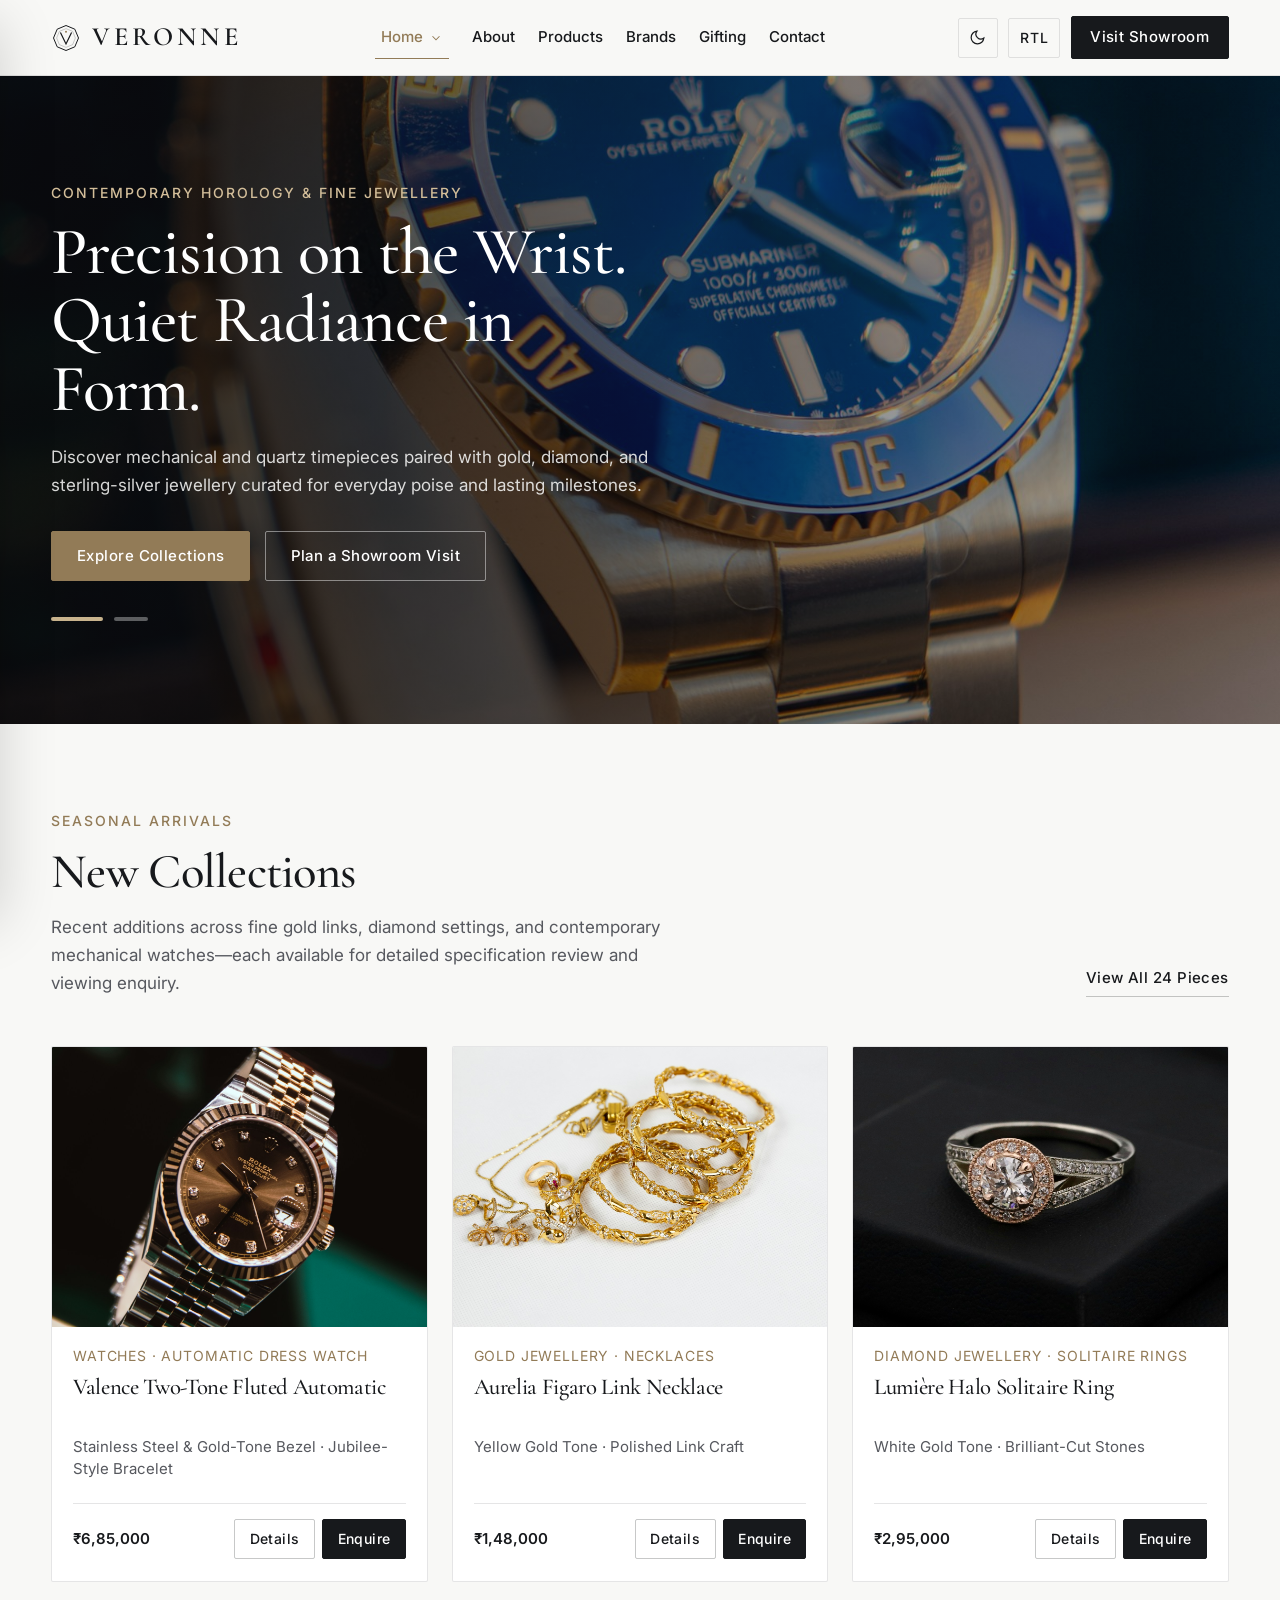
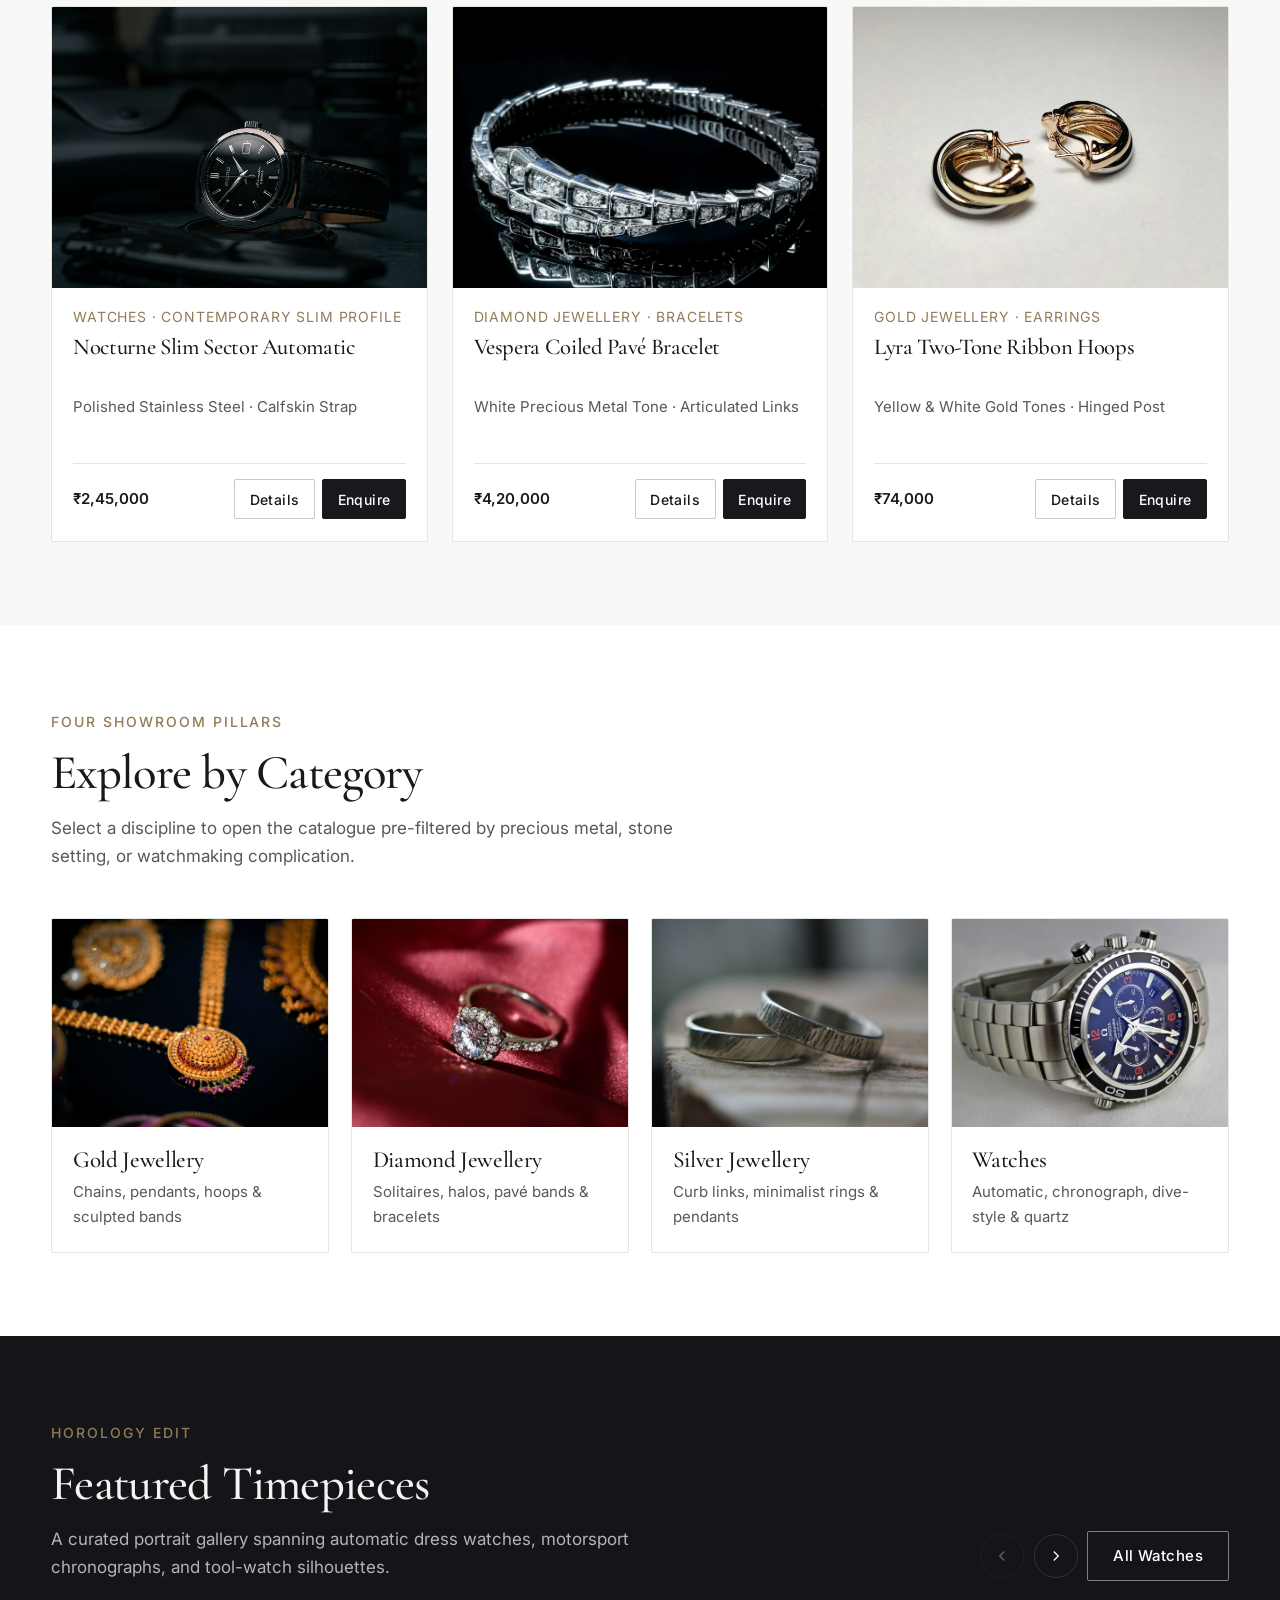
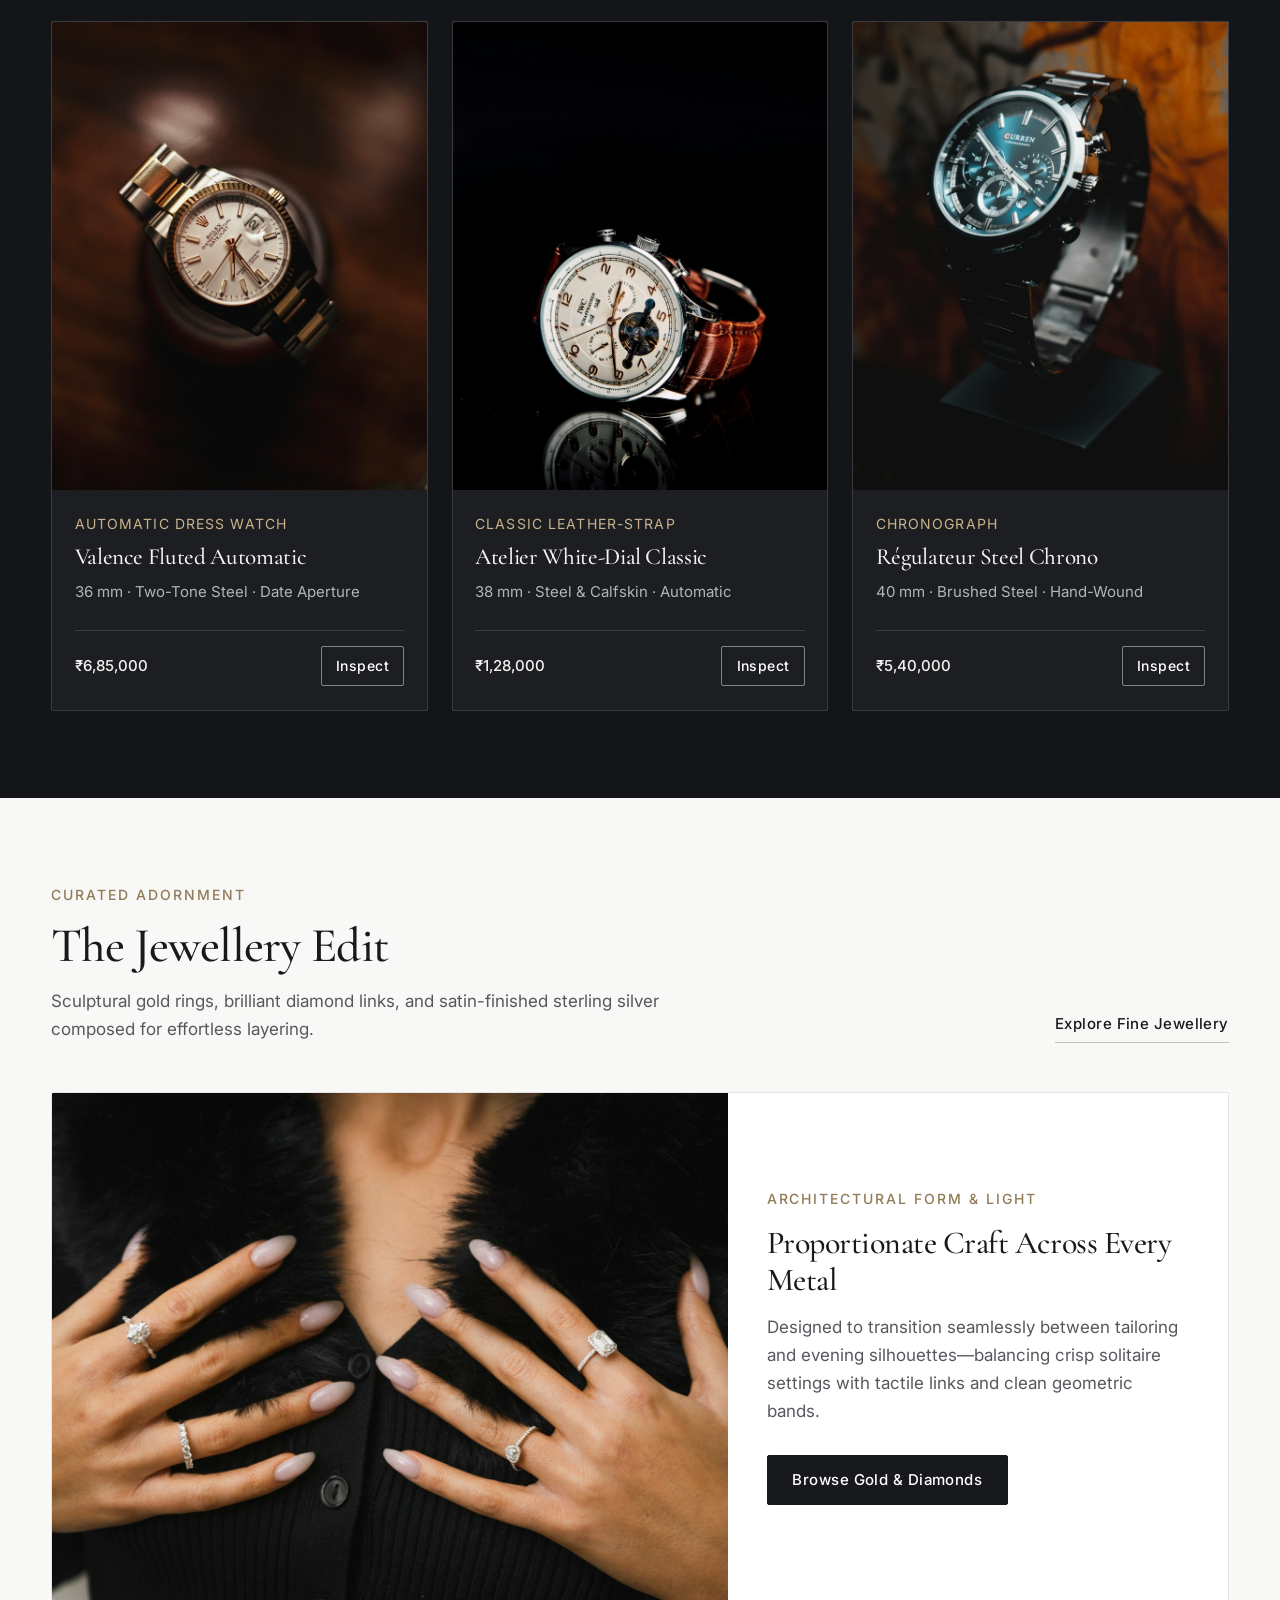
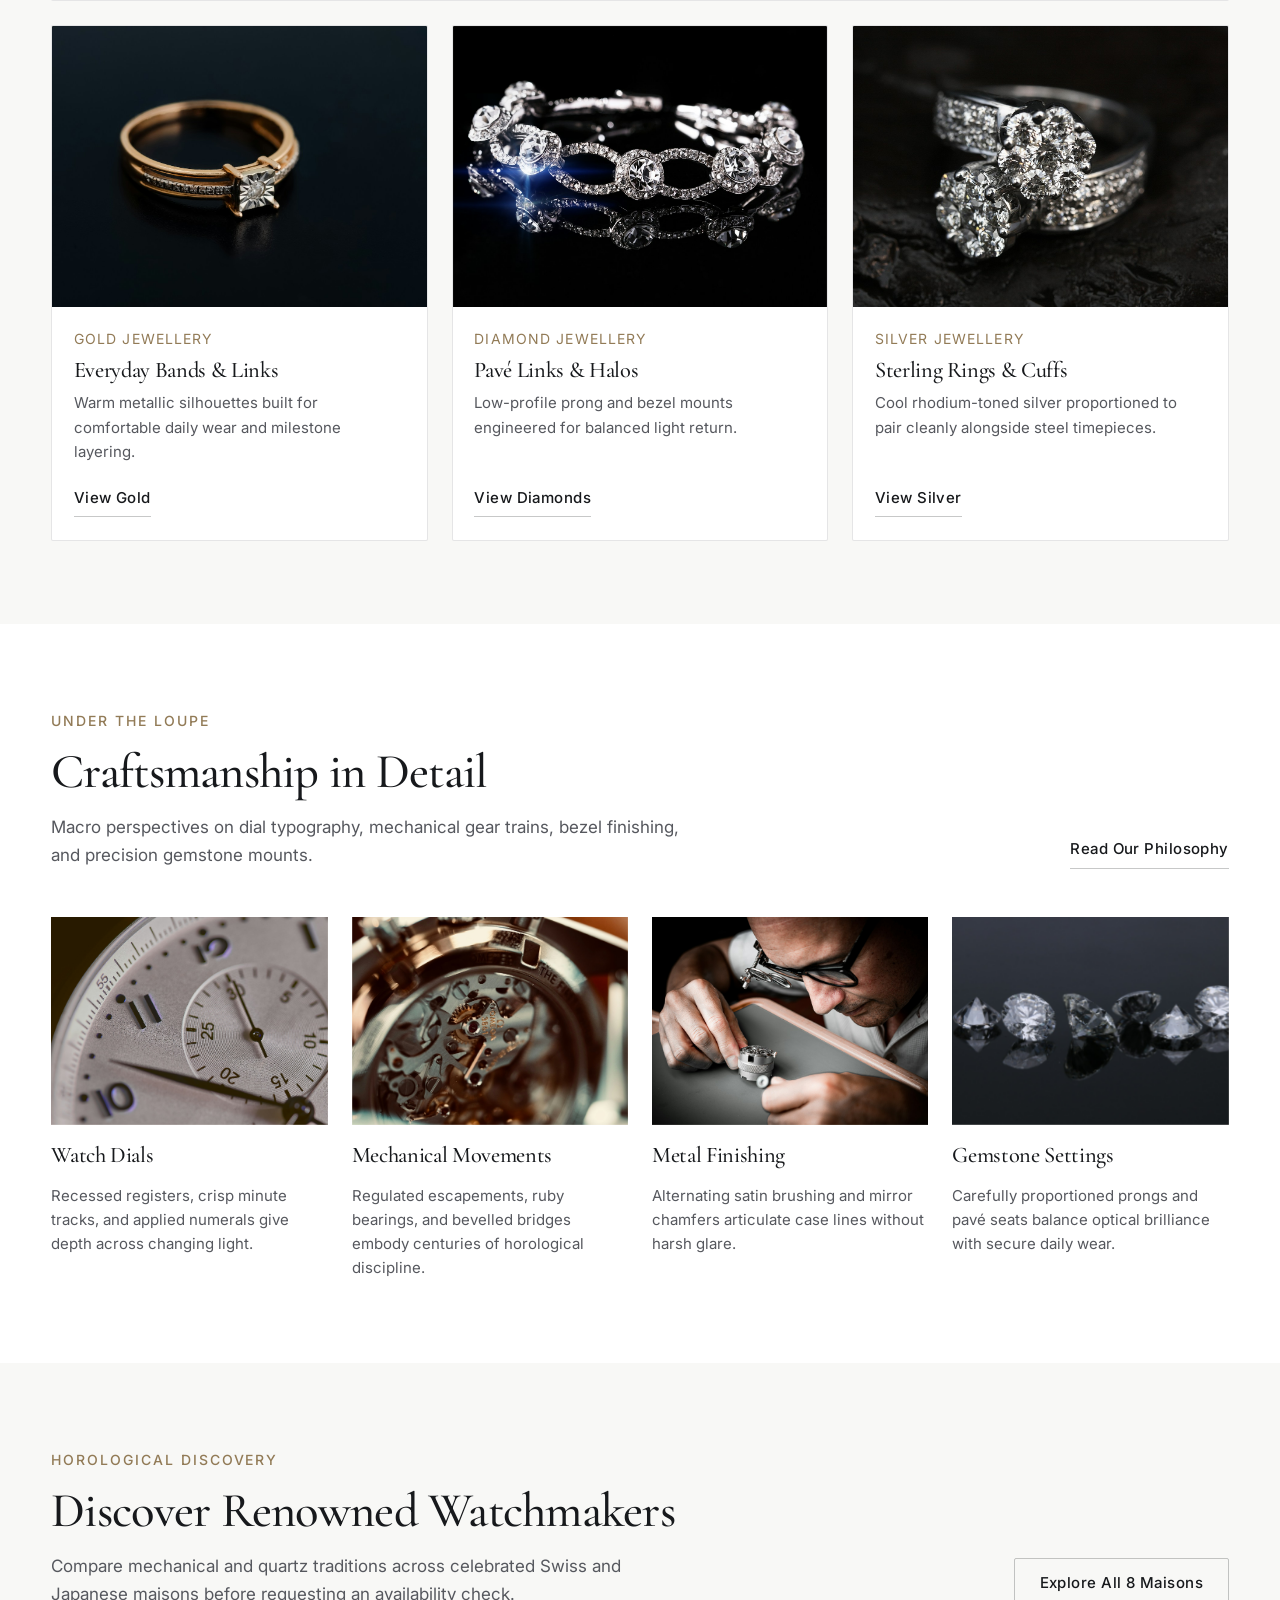
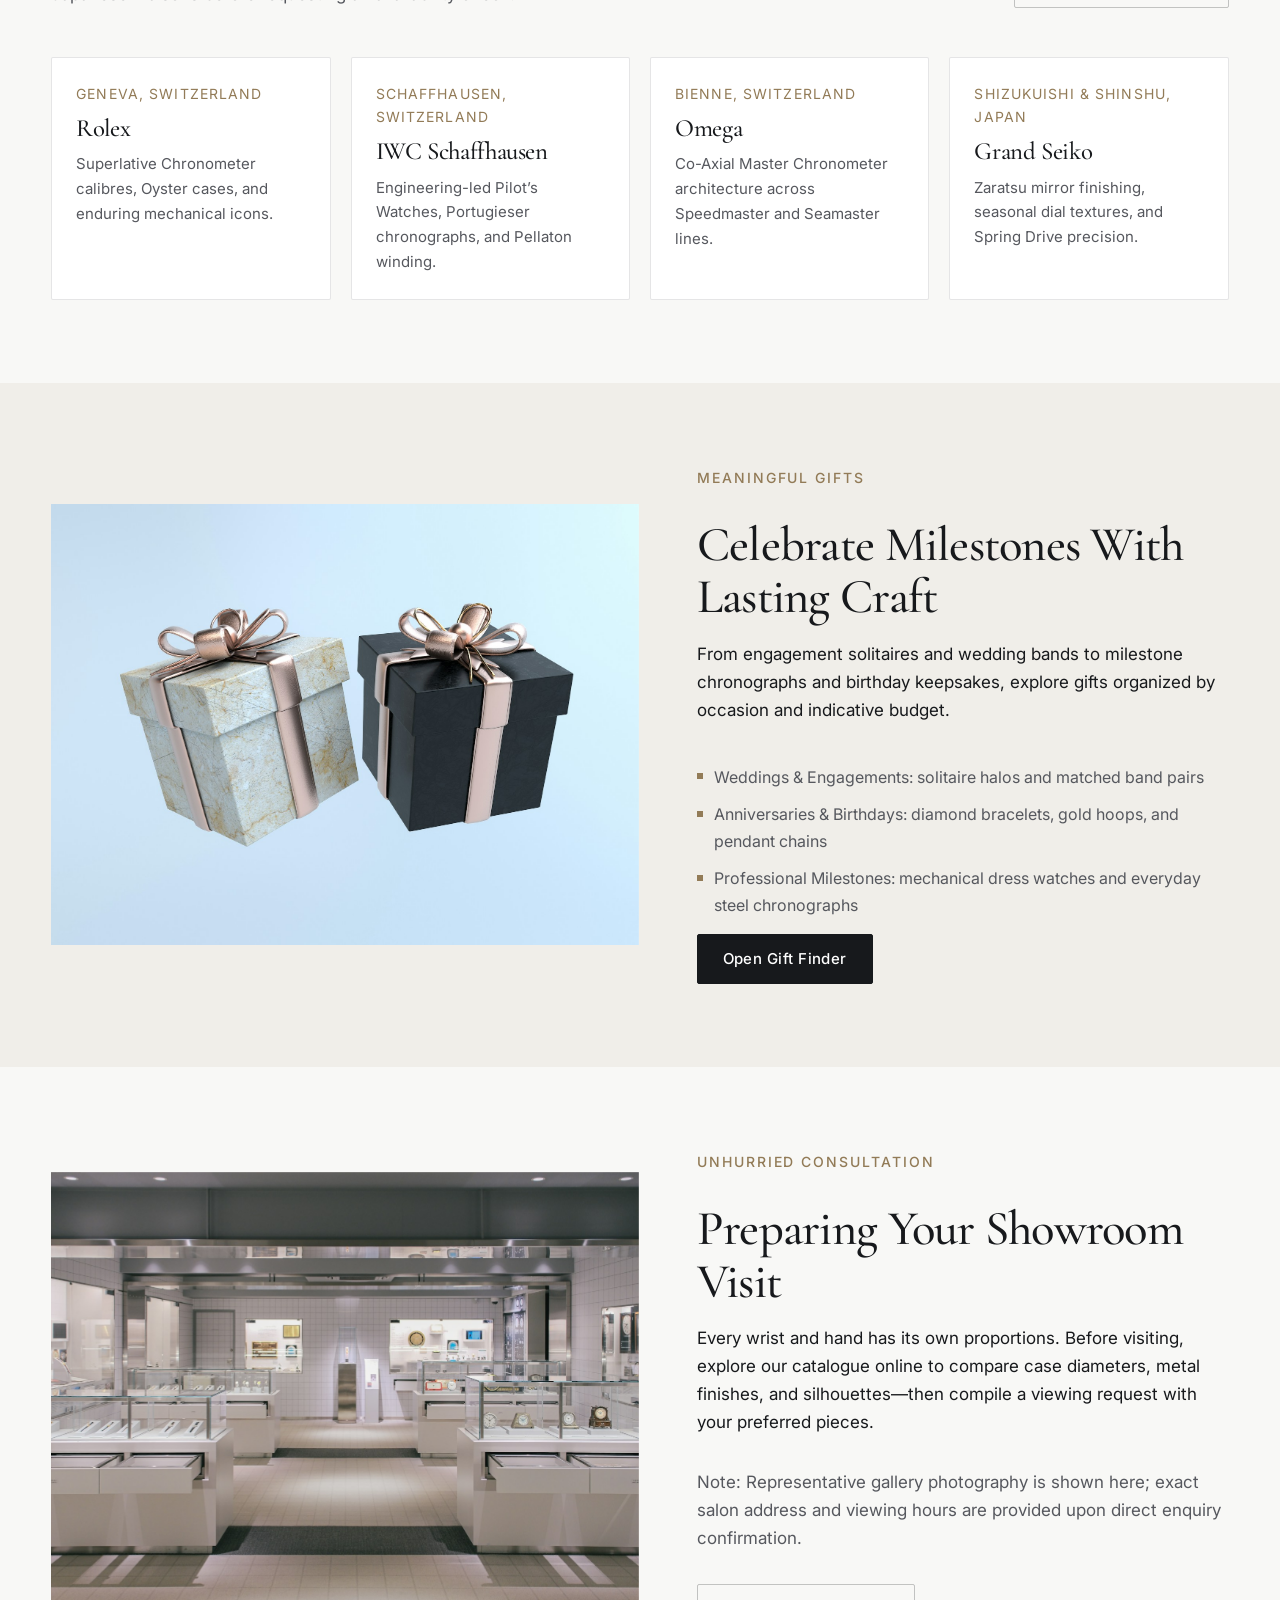
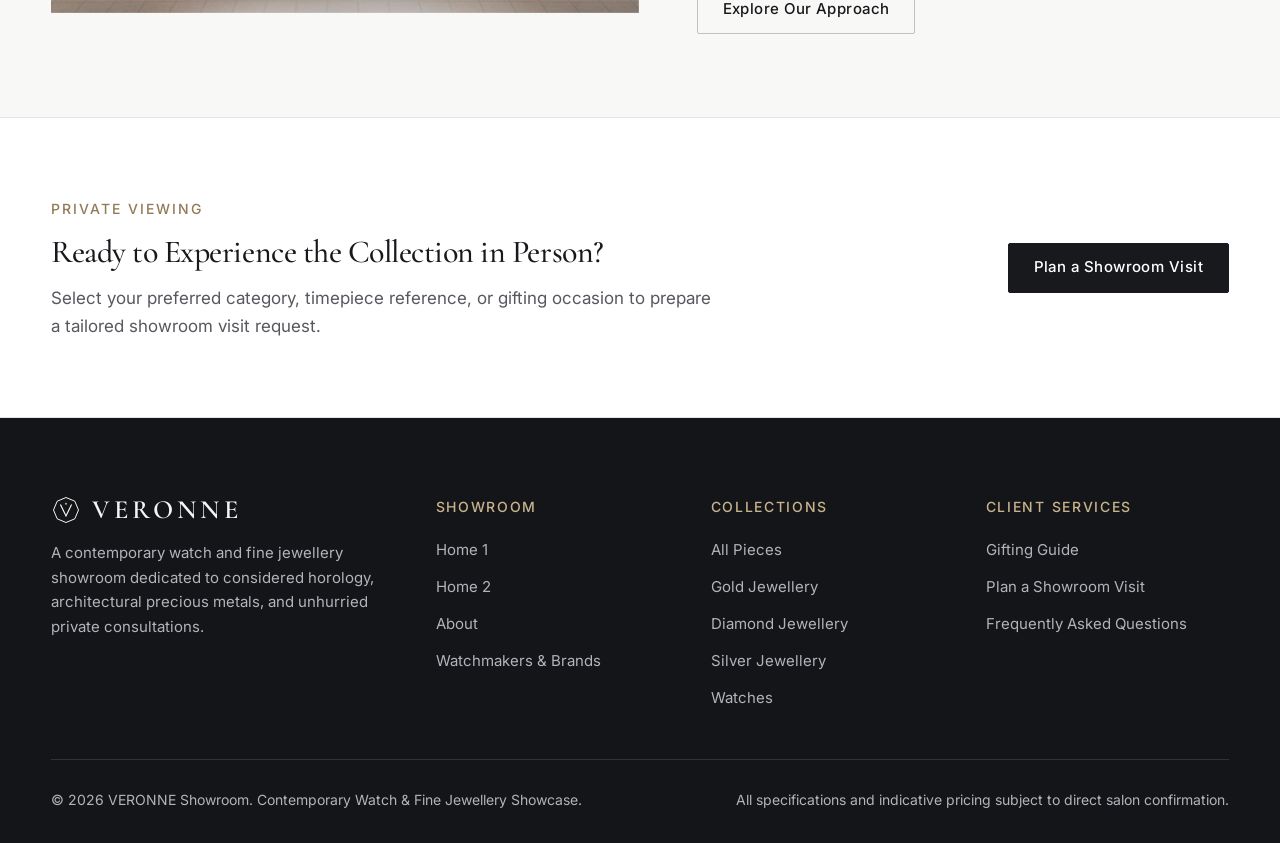
<file: index.html>
<!DOCTYPE html>
<html lang="en" dir="ltr" data-theme="light">
<head>
  <meta charset="UTF-8">
  <meta name="viewport" content="width=device-width, initial-scale=1.0">
  <meta name="site-root" content=".">
  <title>VERONNE | Contemporary Watch &amp; Fine Jewellery Showroom</title>
  <meta name="description" content="VERONNE is a contemporary multi-brand watch and fine jewellery showroom showcasing mechanical timepieces alongside gold, diamond, and sterling-silver collections.">
  <link rel="icon" type="image/svg+xml" href="./assets/icons/favicon.svg">
  <link rel="preconnect" href="https://fonts.googleapis.com">
  <link rel="preconnect" href="https://fonts.gstatic.com" crossorigin>
  <link href="https://fonts.googleapis.com/css2?family=Cormorant+Garamond:ital,wght@0,400;0,500;0,600;1,400&family=Inter:wght@400;500;600&display=swap" rel="stylesheet">
  <script>
    (function () {
      try {
        var t = localStorage.getItem('veronne_theme');
        var d = localStorage.getItem('veronne_dir');
        if (t === 'dark' || t === 'light') document.documentElement.setAttribute('data-theme', t);
        if (d === 'rtl' || d === 'ltr') document.documentElement.setAttribute('dir', d);
      } catch (e) {}
    })();
  </script>
  <link rel="stylesheet" href="./assets/css/style.css?v=1.4">
  <link rel="stylesheet" href="./assets/css/dark-mode.css?v=1.4">
  <link rel="stylesheet" href="./assets/css/rtl.css?v=1.4">
  <link rel="stylesheet" href="./assets/css/products.css?v=1.4">
</head>
<body>
  <header class="site-header">
    <div class="container site-header__inner">
      <a class="brand-mark" href="./index.html" aria-label="VERONNE Home">
        <svg class="brand-mark__icon" viewBox="0 0 48 48" fill="none" aria-hidden="true">
          <polygon points="24,4 38.1,9.9 44,24 38.1,38.1 24,44 9.9,38.1 4,24 9.9,9.9" stroke="currentColor" stroke-width="1.6"/>
          <polygon points="24,9 34.6,13.4 39,24 34.6,34.6 24,39 13.4,34.6 9,24 13.4,13.4" stroke="currentColor" stroke-width="0.75" opacity="0.45"/>
          <path d="M15.5 16L24 33.5L32.5 16" stroke="currentColor" stroke-width="1.9" stroke-linecap="square" stroke-linejoin="miter"/>
          <circle cx="24" cy="14" r="1.6" fill="#927B57"/>
        </svg>
        <span class="brand-mark__wordmark">VERONNE</span>
      </a>

      <nav class="desktop-nav" aria-label="Primary Navigation">
        <div class="nav-dropdown">
          <button type="button" class="nav-dropdown__trigger is-active" aria-expanded="false" aria-haspopup="true">
            <span>Home</span>
            <svg class="nav-dropdown__chevron" viewBox="0 0 24 24" fill="none" stroke="currentColor" stroke-width="1.8" aria-hidden="true"><path d="M6 9l6 6 6-6"/></svg>
          </button>
          <div class="nav-dropdown__menu" role="menu">
            <a class="nav-dropdown__item" href="./index.html" aria-current="page" role="menuitem">Home 1</a>
            <a class="nav-dropdown__item" href="./pages/home2.html" role="menuitem">Home 2</a>
          </div>
        </div>
        <a class="nav-link" href="./pages/about.html">About</a>
        <a class="nav-link" href="./pages/products.html">Products</a>
        <a class="nav-link" href="./pages/brands.html">Brands</a>
        <a class="nav-link" href="./pages/gifting.html">Gifting</a>
        <a class="nav-link" href="./pages/contact.html">Contact</a>
      </nav>

      <div class="header-actions">
        <button type="button" class="utility-btn utility-btn--icon js-theme-toggle" aria-pressed="false" aria-label="Switch to dark mode">
          <svg class="icon-moon" viewBox="0 0 24 24" fill="none" stroke="currentColor" stroke-width="1.7" aria-hidden="true"><path d="M21 12.79A9 9 0 1 1 11.21 3a7 7 0 0 0 9.79 9.79z"/></svg>
          <svg class="icon-sun" viewBox="0 0 24 24" fill="none" stroke="currentColor" stroke-width="1.7" style="display:none;" aria-hidden="true"><circle cx="12" cy="12" r="4"/><path d="M12 2v2M12 20v2M4.93 4.93l1.41 1.41M17.66 17.66l1.41 1.41M2 12h2M20 12h2M6.34 17.66l-1.41 1.41M19.07 4.93l-1.41 1.41"/></svg>
        </button>
        <button type="button" class="utility-btn js-dir-toggle" aria-pressed="false" aria-label="Switch text direction to RTL">
          <span class="js-dir-label">RTL</span>
        </button>
        <a class="btn btn--primary header-cta" href="./pages/contact.html">Visit Showroom</a>
      </div>

      <button type="button" class="hamburger-btn" id="mobileMenuOpen" aria-label="Open navigation menu" aria-expanded="false" aria-controls="mobileDrawer">
        <svg viewBox="0 0 24 24" fill="none" stroke="currentColor" stroke-width="1.8" aria-hidden="true"><path d="M4 7h16M4 12h16M4 17h16"/></svg>
      </button>
    </div>
  </header>

  <div class="drawer-backdrop" id="drawerBackdrop" aria-hidden="true"></div>
  <aside class="mobile-drawer" id="mobileDrawer" aria-label="Mobile Navigation" aria-hidden="true">
    <div class="mobile-drawer__head">
      <a class="brand-mark" href="./index.html">
        <svg class="brand-mark__icon" viewBox="0 0 48 48" fill="none" aria-hidden="true">
          <polygon points="24,4 38.1,9.9 44,24 38.1,38.1 24,44 9.9,38.1 4,24 9.9,9.9" stroke="currentColor" stroke-width="1.6"/>
          <path d="M15.5 16L24 33.5L32.5 16" stroke="currentColor" stroke-width="1.9" stroke-linecap="square"/>
          <circle cx="24" cy="14" r="1.6" fill="#927B57"/>
        </svg>
        <span class="brand-mark__wordmark">VERONNE</span>
      </a>
      <button type="button" class="drawer-close-btn" id="mobileMenuClose" aria-label="Close navigation menu">
        <svg viewBox="0 0 24 24" fill="none" stroke="currentColor" stroke-width="1.8" aria-hidden="true"><path d="M18 6L6 18M6 6l12 12"/></svg>
      </button>
    </div>
    <div class="mobile-drawer__body">
      <nav class="mobile-nav-list" aria-label="Mobile Menu">
        <span class="mobile-nav-group-label">Home</span>
        <a class="mobile-nav-link" href="./index.html" aria-current="page">Home 1</a>
        <a class="mobile-nav-link" href="./pages/home2.html">Home 2</a>
        <span class="mobile-nav-group-label">Explore</span>
        <a class="mobile-nav-link" href="./pages/about.html">About</a>
        <a class="mobile-nav-link" href="./pages/products.html">Products</a>
        <a class="mobile-nav-link" href="./pages/brands.html">Brands</a>
        <a class="mobile-nav-link" href="./pages/gifting.html">Gifting</a>
        <a class="mobile-nav-link" href="./pages/contact.html">Contact</a>
      </nav>
      <a class="btn btn--primary" href="./pages/contact.html">Visit Showroom</a>
      <div class="mobile-drawer__utilities">
        <button type="button" class="utility-btn utility-btn--icon js-theme-toggle" aria-pressed="false">
          <svg class="icon-moon" viewBox="0 0 24 24" fill="none" stroke="currentColor" stroke-width="1.7" aria-hidden="true"><path d="M21 12.79A9 9 0 1 1 11.21 3a7 7 0 0 0 9.79 9.79z"/></svg>
          <svg class="icon-sun" viewBox="0 0 24 24" fill="none" stroke="currentColor" stroke-width="1.7" style="display:none;" aria-hidden="true"><circle cx="12" cy="12" r="4"/><path d="M12 2v2M12 20v2M4.93 4.93l1.41 1.41M17.66 17.66l1.41 1.41M2 12h2M20 12h2M6.34 17.66l-1.41 1.41M19.07 4.93l-1.41 1.41"/></svg>
        </button>
        <button type="button" class="utility-btn js-dir-toggle" aria-pressed="false">
          <span class="js-dir-label">RTL</span>
        </button>
      </div>
    </div>
  </aside>

  <main>
    <!-- 1. Hero -->
    <section class="hero-showroom" data-hero-slider aria-label="Featured Showroom Showcase">
      <div class="hero-showroom__slides" aria-hidden="true">
        <div class="hero-showroom__slide is-active">
          <picture>
            <source media="(max-width: 680px)" srcset="./assets/images/watches/watch-stand-blue.jpg">
            <img src="./assets/images/lifestyle/hero-wrist-editorial.jpg" alt="Fluted bezel mechanical wristwatch worn at the cuff in crisp monochrome lighting" width="1600" height="1067">
          </picture>
        </div>
        <div class="hero-showroom__slide">
          <picture>
            <source media="(max-width: 680px)" srcset="./assets/images/diamonds/diamond-earrings-dark.jpg">
            <img src="./assets/images/lifestyle/editorial-diamond-neck.jpg" alt="Fine diamond solitaire pendant and pavé ring styled in natural light" width="1600" height="1200">
          </picture>
        </div>
      </div>
      <div class="hero-showroom__scrim" aria-hidden="true"></div>
      <div class="container">
        <div class="hero-showroom__content">
          <span class="eyebrow">Contemporary Horology &amp; Fine Jewellery</span>
          <h1 class="display-xl">Precision on the Wrist. Quiet Radiance in Form.</h1>
          <p class="lead">
            Discover mechanical and quartz timepieces paired with gold, diamond, and sterling-silver jewellery curated for everyday poise and lasting milestones.
          </p>
          <div class="hero-showroom__actions">
            <a class="btn btn--accent" href="./pages/products.html">Explore Collections</a>
            <a class="btn btn--outline-light" href="./pages/contact.html">Plan a Showroom Visit</a>
          </div>
          <div class="hero-showroom__controls" role="group" aria-label="Hero slide selection">
            <button type="button" class="hero-dot is-active" aria-label="Show timepiece hero" aria-current="true"></button>
            <button type="button" class="hero-dot" aria-label="Show diamond jewellery hero" aria-current="false"></button>
          </div>
        </div>
      </div>
    </section>

    <!-- 2. New Collections -->
    <section class="section">
      <div class="container">
        <div class="section-head">
          <div class="section-head__copy">
            <span class="eyebrow">Seasonal Arrivals</span>
            <h2 class="display-lg">New Collections</h2>
            <p class="lead">
              Recent additions across fine gold links, diamond settings, and contemporary mechanical watches—each available for detailed specification review and viewing enquiry.
            </p>
          </div>
          <a class="text-link" href="./pages/products.html">View All 24 Pieces</a>
        </div>
        <div class="product-grid" id="homeNewCollections"></div>
      </div>
    </section>

    <!-- 3. Explore by Category -->
    <section class="section section--surface">
      <div class="container">
        <div class="section-head">
          <div class="section-head__copy">
            <span class="eyebrow">Four Showroom Pillars</span>
            <h2 class="display-lg">Explore by Category</h2>
            <p class="lead">
              Select a discipline to open the catalogue pre-filtered by precious metal, stone setting, or watchmaking complication.
            </p>
          </div>
        </div>

        <div class="category-grid">
          <a class="category-tile hover-zoom" href="./pages/products.html?category=gold" data-reveal>
            <div class="media-frame ratio-4-3">
              <img src="./assets/images/gold/uniq-photo-1601121141418-c1caa10a2a0b.jpg" alt="Intricate gold necklace and artisanal jewellery details" width="1400" height="934" loading="lazy">
            </div>
            <div class="category-tile__body">
              <h3 class="category-tile__title">Gold Jewellery</h3>
              <span class="category-tile__meta">Chains, pendants, hoops &amp; sculpted bands</span>
            </div>
          </a>

          <a class="category-tile hover-zoom" href="./pages/products.html?category=diamonds" data-reveal>
            <div class="media-frame ratio-4-3">
              <img src="./assets/images/diamonds/uniq-photo-1613945407943-59cd755fd69e.jpg" alt="Brilliant halo diamond solitaire ring resting on crimson silk" width="1400" height="933" loading="lazy">
            </div>
            <div class="category-tile__body">
              <h3 class="category-tile__title">Diamond Jewellery</h3>
              <span class="category-tile__meta">Solitaires, halos, pavé bands &amp; bracelets</span>
            </div>
          </a>

          <a class="category-tile hover-zoom" href="./pages/products.html?category=silver" data-reveal>
            <div class="media-frame ratio-4-3">
              <img src="./assets/images/silver/uniq-photo-1620968867360-5cda83d2bffd.jpg" alt="Brushed sterling silver bands arranged on natural wood" width="1400" height="933" loading="lazy">
            </div>
            <div class="category-tile__body">
              <h3 class="category-tile__title">Silver Jewellery</h3>
              <span class="category-tile__meta">Curb links, minimalist rings &amp; pendants</span>
            </div>
          </a>

          <a class="category-tile hover-zoom" href="./pages/products.html?category=watches" data-reveal>
            <div class="media-frame ratio-4-3">
              <img src="./assets/images/watches/uniq-photo-1523170335258-f5ed11844a49.jpg" alt="Stainless-steel mechanical diver chronograph wristwatch" width="1400" height="923" loading="lazy">
            </div>
            <div class="category-tile__body">
              <h3 class="category-tile__title">Watches</h3>
              <span class="category-tile__meta">Automatic, chronograph, dive-style &amp; quartz</span>
            </div>
          </a>
        </div>
      </div>
    </section>

    <!-- 4. Featured Timepieces (Dark Carousel Showcase) -->
    <section class="section section--dark" data-watch-carousel>
      <div class="container timepiece-showcase">
        <div class="section-head" style="margin-bottom:0;">
          <div class="section-head__copy">
            <span class="eyebrow">Horology Edit</span>
            <h2 class="display-lg">Featured Timepieces</h2>
            <p class="lead">
              A curated portrait gallery spanning automatic dress watches, motorsport chronographs, and tool-watch silhouettes.
            </p>
          </div>
          <div class="carousel-header-actions">
            <button type="button" class="carousel-nav-btn" data-carousel-prev aria-label="Previous timepieces">
              <svg class="icon-directional" viewBox="0 0 24 24" width="18" height="18" fill="none" stroke="currentColor" stroke-width="1.8" aria-hidden="true"><path d="M15 18l-6-6 6-6"/></svg>
            </button>
            <button type="button" class="carousel-nav-btn" data-carousel-next aria-label="Next timepieces">
              <svg class="icon-directional" viewBox="0 0 24 24" width="18" height="18" fill="none" stroke="currentColor" stroke-width="1.8" aria-hidden="true"><path d="M9 18l6-6-6-6"/></svg>
            </button>
            <a class="btn btn--outline-light" href="./pages/products.html?category=watches">All Watches</a>
          </div>
        </div>

        <div class="timepiece-track" role="region" aria-label="Featured Timepieces Carousel">
          <article class="timepiece-slide">
            <div class="media-frame ratio-4-5">
              <img src="./assets/images/watches/watch-dress-auto.jpg" alt="Fluted bezel white-dial automatic dress wristwatch" width="1600" height="2000">
            </div>
            <div class="timepiece-slide__body">
              <span class="timepiece-slide__sub">Automatic Dress Watch</span>
              <h3 class="timepiece-slide__title">Valence Fluted Automatic</h3>
              <p class="timepiece-slide__specs">36 mm · Two-Tone Steel · Date Aperture</p>
              <div class="timepiece-slide__footer">
                <span class="timepiece-slide__price">₹6,85,000</span>
                <button type="button" class="btn btn--outline-light btn--sm js-open-product" data-product-id="watch-fluted-bicolour">Inspect</button>
              </div>
            </div>
          </article>

          <article class="timepiece-slide">
            <div class="media-frame ratio-4-5">
              <img src="./assets/images/watches/watch-chrono-leather.jpg" alt="Silver mechanical chronograph watch on stitched brown leather strap" width="1600" height="2397">
            </div>
            <div class="timepiece-slide__body">
              <span class="timepiece-slide__sub">Classic Leather-Strap</span>
              <h3 class="timepiece-slide__title">Atelier White-Dial Classic</h3>
              <p class="timepiece-slide__specs">38 mm · Steel &amp; Calfskin · Automatic</p>
              <div class="timepiece-slide__footer">
                <span class="timepiece-slide__price">₹1,28,000</span>
                <button type="button" class="btn btn--outline-light btn--sm js-open-product" data-product-id="watch-atelier-leather">Inspect</button>
              </div>
            </div>
          </article>

          <article class="timepiece-slide">
            <div class="media-frame ratio-4-5">
              <img src="./assets/images/watches/watch-steel-chrono.jpg" alt="Integrated stainless steel chronograph timepiece in moody lighting" width="1600" height="2844">
            </div>
            <div class="timepiece-slide__body">
              <span class="timepiece-slide__sub">Chronograph</span>
              <h3 class="timepiece-slide__title">Régulateur Steel Chrono</h3>
              <p class="timepiece-slide__specs">40 mm · Brushed Steel · Hand-Wound</p>
              <div class="timepiece-slide__footer">
                <span class="timepiece-slide__price">₹5,40,000</span>
                <button type="button" class="btn btn--outline-light btn--sm js-open-product" data-product-id="watch-calibre-chrono">Inspect</button>
              </div>
            </div>
          </article>

          <article class="timepiece-slide">
            <div class="media-frame ratio-4-5">
              <img src="./assets/images/watches/watch-dive-gold.jpg" alt="Rotating bezel dive-style automatic watch with warm amber dial" width="1600" height="2133">
            </div>
            <div class="timepiece-slide__body">
              <span class="timepiece-slide__sub">Dive-Style Tool Watch</span>
              <h3 class="timepiece-slide__title">Pelagic Rotating-Bezel</h3>
              <p class="timepiece-slide__specs">41 mm · Brushed Steel · Unidirectional</p>
              <div class="timepiece-slide__footer">
                <span class="timepiece-slide__price">₹3,65,000</span>
                <button type="button" class="btn btn--outline-light btn--sm js-open-product" data-product-id="watch-pelagic-tool">Inspect</button>
              </div>
            </div>
          </article>

          <article class="timepiece-slide">
            <div class="media-frame ratio-4-5">
              <img src="./assets/images/watches/watch-dark-dial.jpg" alt="Dark dial mechanical wristwatch resting in presentation box" width="1600" height="2445">
            </div>
            <div class="timepiece-slide__body">
              <span class="timepiece-slide__sub">Slim Dress Profile</span>
              <h3 class="timepiece-slide__title">Nocturne Slim Sector</h3>
              <p class="timepiece-slide__specs">38.5 mm · Obsidian Dial · Automatic</p>
              <div class="timepiece-slide__footer">
                <span class="timepiece-slide__price">₹2,45,000</span>
                <button type="button" class="btn btn--outline-light btn--sm js-open-product" data-product-id="watch-nocturne-slim">Inspect</button>
              </div>
            </div>
          </article>

          <article class="timepiece-slide">
            <div class="media-frame ratio-4-5">
              <img src="./assets/images/watches/watch-tissot-sport.jpg" alt="Rose-toned minimalist dress watch against textured fabric" width="1600" height="2358">
            </div>
            <div class="timepiece-slide__body">
              <span class="timepiece-slide__sub">Quartz Everyday Watch</span>
              <h3 class="timepiece-slide__title">Clair Minimalist Quartz</h3>
              <p class="timepiece-slide__specs">36 mm · Rose-Tone &amp; Leather · Quartz</p>
              <div class="timepiece-slide__footer">
                <span class="timepiece-slide__price">₹54,000</span>
                <button type="button" class="btn btn--outline-light btn--sm js-open-product" data-product-id="watch-minimal-quartz">Inspect</button>
              </div>
            </div>
          </article>
        </div>
      </div>
    </section>

    <!-- 5. The Jewellery Edit (Redesigned Editorial Band + 3-Column Trio) -->
    <section class="section">
      <div class="container">
        <div class="section-head">
          <div class="section-head__copy">
            <span class="eyebrow">Curated Adornment</span>
            <h2 class="display-lg">The Jewellery Edit</h2>
            <p class="lead">
              Sculptural gold rings, brilliant diamond links, and satin-finished sterling silver composed for effortless layering.
            </p>
          </div>
          <a class="text-link" href="./pages/products.html?category=diamonds">Explore Fine Jewellery</a>
        </div>

        <article class="jewellery-feature-band" data-reveal>
          <div class="media-frame ratio-4-3">
            <img src="./assets/images/diamonds/uniq-photo-1762505464529-1a37df13674f.jpg" alt="Hands styled with radiant diamond rings against dark velvet" width="1400" height="1050" loading="lazy">
          </div>
          <div class="jewellery-feature-band__copy">
            <span class="eyebrow" style="margin-bottom:0;">Architectural Form &amp; Light</span>
            <h3 class="display-md">Proportionate Craft Across Every Metal</h3>
            <p style="color:var(--text-secondary);">
              Designed to transition seamlessly between tailoring and evening silhouettes—balancing crisp solitaire settings with tactile links and clean geometric bands.
            </p>
            <a class="btn btn--primary" href="./pages/products.html?category=gold">Browse Gold &amp; Diamonds</a>
          </div>
        </article>

        <div class="jewellery-trio">
          <article class="jewellery-trio-card hover-zoom" data-reveal>
            <div class="media-frame ratio-4-3">
              <img src="./assets/images/gold/uniq-photo-1713950920412-97799efdf870.jpg" alt="Minimalist gold solitaire ring resting on dark stone" width="1400" height="927" loading="lazy">
            </div>
            <div class="jewellery-trio-card__body">
              <span class="jewellery-trio-card__meta">Gold Jewellery</span>
              <h3 class="jewellery-trio-card__title">Everyday Bands &amp; Links</h3>
              <p class="jewellery-trio-card__desc">Warm metallic silhouettes built for comfortable daily wear and milestone layering.</p>
              <a class="text-link" href="./pages/products.html?category=gold">View Gold</a>
            </div>
          </article>

          <article class="jewellery-trio-card hover-zoom" data-reveal>
            <div class="media-frame ratio-4-3">
              <img src="./assets/images/diamonds/uniq-photo-1573408301185-9146fe634ad0.jpg" alt="Faceted diamond link bracelet illuminated on dark studio glass" width="1400" height="929" loading="lazy">
            </div>
            <div class="jewellery-trio-card__body">
              <span class="jewellery-trio-card__meta">Diamond Jewellery</span>
              <h3 class="jewellery-trio-card__title">Pavé Links &amp; Halos</h3>
              <p class="jewellery-trio-card__desc">Low-profile prong and bezel mounts engineered for balanced light return.</p>
              <a class="text-link" href="./pages/products.html?category=diamonds">View Diamonds</a>
            </div>
          </article>

          <article class="jewellery-trio-card hover-zoom" data-reveal>
            <div class="media-frame ratio-4-3">
              <img src="./assets/images/silver/uniq-photo-1583937443566-6fe1a1c6e400.jpg" alt="Sterling silver cluster ring resting on dark textured slate" width="1400" height="933" loading="lazy">
            </div>
            <div class="jewellery-trio-card__body">
              <span class="jewellery-trio-card__meta">Silver Jewellery</span>
              <h3 class="jewellery-trio-card__title">Sterling Rings &amp; Cuffs</h3>
              <p class="jewellery-trio-card__desc">Cool rhodium-toned silver proportioned to pair cleanly alongside steel timepieces.</p>
              <a class="text-link" href="./pages/products.html?category=silver">View Silver</a>
            </div>
          </article>
        </div>
      </div>
    </section>

    <!-- 6. Craftsmanship in Detail -->
    <section class="section section--surface">
      <div class="container">
        <div class="section-head">
          <div class="section-head__copy">
            <span class="eyebrow">Under the Loupe</span>
            <h2 class="display-lg">Craftsmanship in Detail</h2>
            <p class="lead">
              Macro perspectives on dial typography, mechanical gear trains, bezel finishing, and precision gemstone mounts.
            </p>
          </div>
          <a class="text-link" href="./pages/about.html">Read Our Philosophy</a>
        </div>

        <div class="craft-grid">
          <article class="craft-card" data-reveal>
            <div class="media-frame ratio-4-3">
              <img src="./assets/images/watches/watch-dial-macro.jpg" alt="Macro detail of watch dial typography, subdial hands, and railway track" width="1600" height="1067" loading="lazy">
            </div>
            <h3 class="craft-card__title">Watch Dials</h3>
            <p class="craft-card__text">Recessed registers, crisp minute tracks, and applied numerals give depth across changing light.</p>
          </article>

          <article class="craft-card" data-reveal>
            <div class="media-frame ratio-4-3">
              <img src="./assets/images/watches/watch-movement-gears.jpg" alt="Close-up of mechanical watch bridges, gears, and oscillating balance" width="1600" height="1067" loading="lazy">
            </div>
            <h3 class="craft-card__title">Mechanical Movements</h3>
            <p class="craft-card__text">Regulated escapements, ruby bearings, and bevelled bridges embody centuries of horological discipline.</p>
          </article>

          <article class="craft-card" data-reveal>
            <div class="media-frame ratio-4-3">
              <img src="./assets/images/lifestyle/watchmaker-desk.jpg" alt="Watchmaker inspecting a mechanical movement with loupe and precision tweezers" width="1600" height="1200" loading="lazy">
            </div>
            <h3 class="craft-card__title">Metal Finishing</h3>
            <p class="craft-card__text">Alternating satin brushing and mirror chamfers articulate case lines without harsh glare.</p>
          </article>

          <article class="craft-card" data-reveal>
            <div class="media-frame ratio-4-3">
              <img src="./assets/images/diamonds/diamond-facets-macro.jpg" alt="Six faceted diamonds aligned on dark reflective studio glass" width="1600" height="898" loading="lazy">
            </div>
            <h3 class="craft-card__title">Gemstone Settings</h3>
            <p class="craft-card__text">Carefully proportioned prongs and pavé seats balance optical brilliance with secure daily wear.</p>
          </article>
        </div>
      </div>
    </section>

    <!-- 7. Discover Brands -->
    <section class="section">
      <div class="container">
        <div class="section-head">
          <div class="section-head__copy">
            <span class="eyebrow">Horological Discovery</span>
            <h2 class="display-lg">Discover Renowned Watchmakers</h2>
            <p class="lead">
              Compare mechanical and quartz traditions across celebrated Swiss and Japanese maisons before requesting an availability check.
            </p>
          </div>
          <a class="btn btn--outline" href="./pages/brands.html">Explore All 8 Maisons</a>
        </div>

        <div class="maison-grid">
          <a class="maison-tile" href="./pages/brands.html" data-reveal>
            <span class="maison-tile__origin">Geneva, Switzerland</span>
            <h3 class="maison-tile__name">Rolex</h3>
            <p class="maison-tile__desc">Superlative Chronometer calibres, Oyster cases, and enduring mechanical icons.</p>
          </a>
          <a class="maison-tile" href="./pages/brands.html" data-reveal>
            <span class="maison-tile__origin">Schaffhausen, Switzerland</span>
            <h3 class="maison-tile__name">IWC Schaffhausen</h3>
            <p class="maison-tile__desc">Engineering-led Pilot’s Watches, Portugieser chronographs, and Pellaton winding.</p>
          </a>
          <a class="maison-tile" href="./pages/brands.html" data-reveal>
            <span class="maison-tile__origin">Bienne, Switzerland</span>
            <h3 class="maison-tile__name">Omega</h3>
            <p class="maison-tile__desc">Co-Axial Master Chronometer architecture across Speedmaster and Seamaster lines.</p>
          </a>
          <a class="maison-tile" href="./pages/brands.html" data-reveal>
            <span class="maison-tile__origin">Shizukuishi &amp; Shinshu, Japan</span>
            <h3 class="maison-tile__name">Grand Seiko</h3>
            <p class="maison-tile__desc">Zaratsu mirror finishing, seasonal dial textures, and Spring Drive precision.</p>
          </a>
        </div>
      </div>
    </section>

    <!-- 8. Meaningful Gifts -->
    <section class="section section--muted">
      <div class="container split-feature">
        <div class="media-frame ratio-4-3" data-reveal>
          <img src="./assets/images/gifting/gift-black-bow-boxes.jpg" alt="Monochrome jewellery presentation boxes accented with champagne ribbons" width="1600" height="1216" loading="lazy">
        </div>
        <div class="split-feature__copy" data-reveal>
          <span class="eyebrow">Meaningful Gifts</span>
          <h2 class="display-lg">Celebrate Milestones With Lasting Craft</h2>
          <p>
            From engagement solitaires and wedding bands to milestone chronographs and birthday keepsakes, explore gifts organized by occasion and indicative budget.
          </p>
          <ul class="split-feature__list">
            <li>Weddings &amp; Engagements: solitaire halos and matched band pairs</li>
            <li>Anniversaries &amp; Birthdays: diamond bracelets, gold hoops, and pendant chains</li>
            <li>Professional Milestones: mechanical dress watches and everyday steel chronographs</li>
          </ul>
          <a class="btn btn--primary" href="./pages/gifting.html">Open Gift Finder</a>
        </div>
      </div>
    </section>

    <!-- 9. Showroom Experience -->
    <section class="section">
      <div class="container split-feature split-feature--reverse">
        <div class="media-frame ratio-4-3" data-reveal>
          <img src="./assets/images/lifestyle/showroom-display.jpg" alt="Minimalist jewellery showroom gallery with lit display pedestals" width="1600" height="1117" loading="lazy">
        </div>
        <div class="split-feature__copy" data-reveal>
          <span class="eyebrow">Unhurried Consultation</span>
          <h2 class="display-lg">Preparing Your Showroom Visit</h2>
          <p>
            Every wrist and hand has its own proportions. Before visiting, explore our catalogue online to compare case diameters, metal finishes, and silhouettes—then compile a viewing request with your preferred pieces.
          </p>
          <p style="color:var(--text-secondary);">
            Note: Representative gallery photography is shown here; exact salon address and viewing hours are provided upon direct enquiry confirmation.
          </p>
          <a class="btn btn--outline" href="./pages/about.html">Explore Our Approach</a>
        </div>
      </div>
    </section>

    <!-- 10. Closing CTA -->
    <section class="invitation-band">
      <div class="container invitation-band__inner">
        <div class="invitation-band__copy">
          <span class="eyebrow">Private Viewing</span>
          <h2 class="display-md">Ready to Experience the Collection in Person?</h2>
          <p class="lead">
            Select your preferred category, timepiece reference, or gifting occasion to prepare a tailored showroom visit request.
          </p>
        </div>
        <a class="btn btn--primary" href="./pages/contact.html">Plan a Showroom Visit</a>
      </div>
    </section>
  </main>

  <footer class="site-footer">
    <div class="container">
      <div class="footer-grid">
        <div class="footer-brand">
          <a class="brand-mark" href="./index.html">
            <svg class="brand-mark__icon" viewBox="0 0 48 48" fill="none" aria-hidden="true">
              <polygon points="24,4 38.1,9.9 44,24 38.1,38.1 24,44 9.9,38.1 4,24 9.9,9.9" stroke="currentColor" stroke-width="1.6"/>
              <path d="M15.5 16L24 33.5L32.5 16" stroke="currentColor" stroke-width="1.9" stroke-linecap="square"/>
              <circle cx="24" cy="14" r="1.6" fill="#C8B38D"/>
            </svg>
            <span class="brand-mark__wordmark">VERONNE</span>
          </a>
          <p class="footer-brand__desc">
            A contemporary watch and fine jewellery showroom dedicated to considered horology, architectural precious metals, and unhurried private consultations.
          </p>
        </div>
        <div>
          <h3 class="footer-col__title">Showroom</h3>
          <ul class="footer-links">
            <li><a href="./index.html">Home 1</a></li>
            <li><a href="./pages/home2.html">Home 2</a></li>
            <li><a href="./pages/about.html">About</a></li>
            <li><a href="./pages/brands.html">Watchmakers &amp; Brands</a></li>
          </ul>
        </div>
        <div>
          <h3 class="footer-col__title">Collections</h3>
          <ul class="footer-links">
            <li><a href="./pages/products.html">All Pieces</a></li>
            <li><a href="./pages/products.html?category=gold">Gold Jewellery</a></li>
            <li><a href="./pages/products.html?category=diamonds">Diamond Jewellery</a></li>
            <li><a href="./pages/products.html?category=silver">Silver Jewellery</a></li>
            <li><a href="./pages/products.html?category=watches">Watches</a></li>
          </ul>
        </div>
        <div>
          <h3 class="footer-col__title">Client Services</h3>
          <ul class="footer-links">
            <li><a href="./pages/gifting.html">Gifting Guide</a></li>
            <li><a href="./pages/contact.html">Plan a Showroom Visit</a></li>
            <li><a href="./pages/contact.html#faq">Frequently Asked Questions</a></li>
          </ul>
        </div>
      </div>

      <div class="footer-bottom">
        <span>&copy; 2026 VERONNE Showroom. Contemporary Watch &amp; Fine Jewellery Showcase.</span>
        <span>All specifications and indicative pricing subject to direct salon confirmation.</span>
      </div>
    </div>
  </footer>

  <button type="button" class="back-to-top" id="backToTop" aria-label="Back to top">
    <svg viewBox="0 0 24 24" fill="none" stroke="currentColor" stroke-width="1.8" aria-hidden="true"><path d="M12 19V5M5 12l7-7 7 7"/></svg>
  </button>

  <script src="./assets/js/site-config.js?v=1.4"></script>
  <script src="./assets/js/products-data.js?v=1.4"></script>
  <script src="./assets/js/main.js?v=1.4"></script>
  <script src="./assets/js/product-details.js?v=1.4"></script>
  <script>
    document.addEventListener('DOMContentLoaded', function () {
      var target = document.getElementById('homeNewCollections');
      if (!target || !window.VERONNE_PRODUCTS || !window.VeronneCatalogueUI) return;
      var featuredIds = [
        'watch-fluted-bicolour',
        'gold-aurelia-chain',
        'diamond-lumiere-solitaire',
        'watch-nocturne-slim',
        'diamond-serpent-cuff',
        'gold-lyra-hoops'
      ];
      featuredIds.forEach(function (id) {
        var item = window.VERONNE_PRODUCTS.find(function (p) { return p.id === id; });
        if (item) {
          target.appendChild(window.VeronneCatalogueUI.renderProductCard(item, { hideDescription: true }));
        }
      });
    });
  </script>
</body>
</html>
</file>
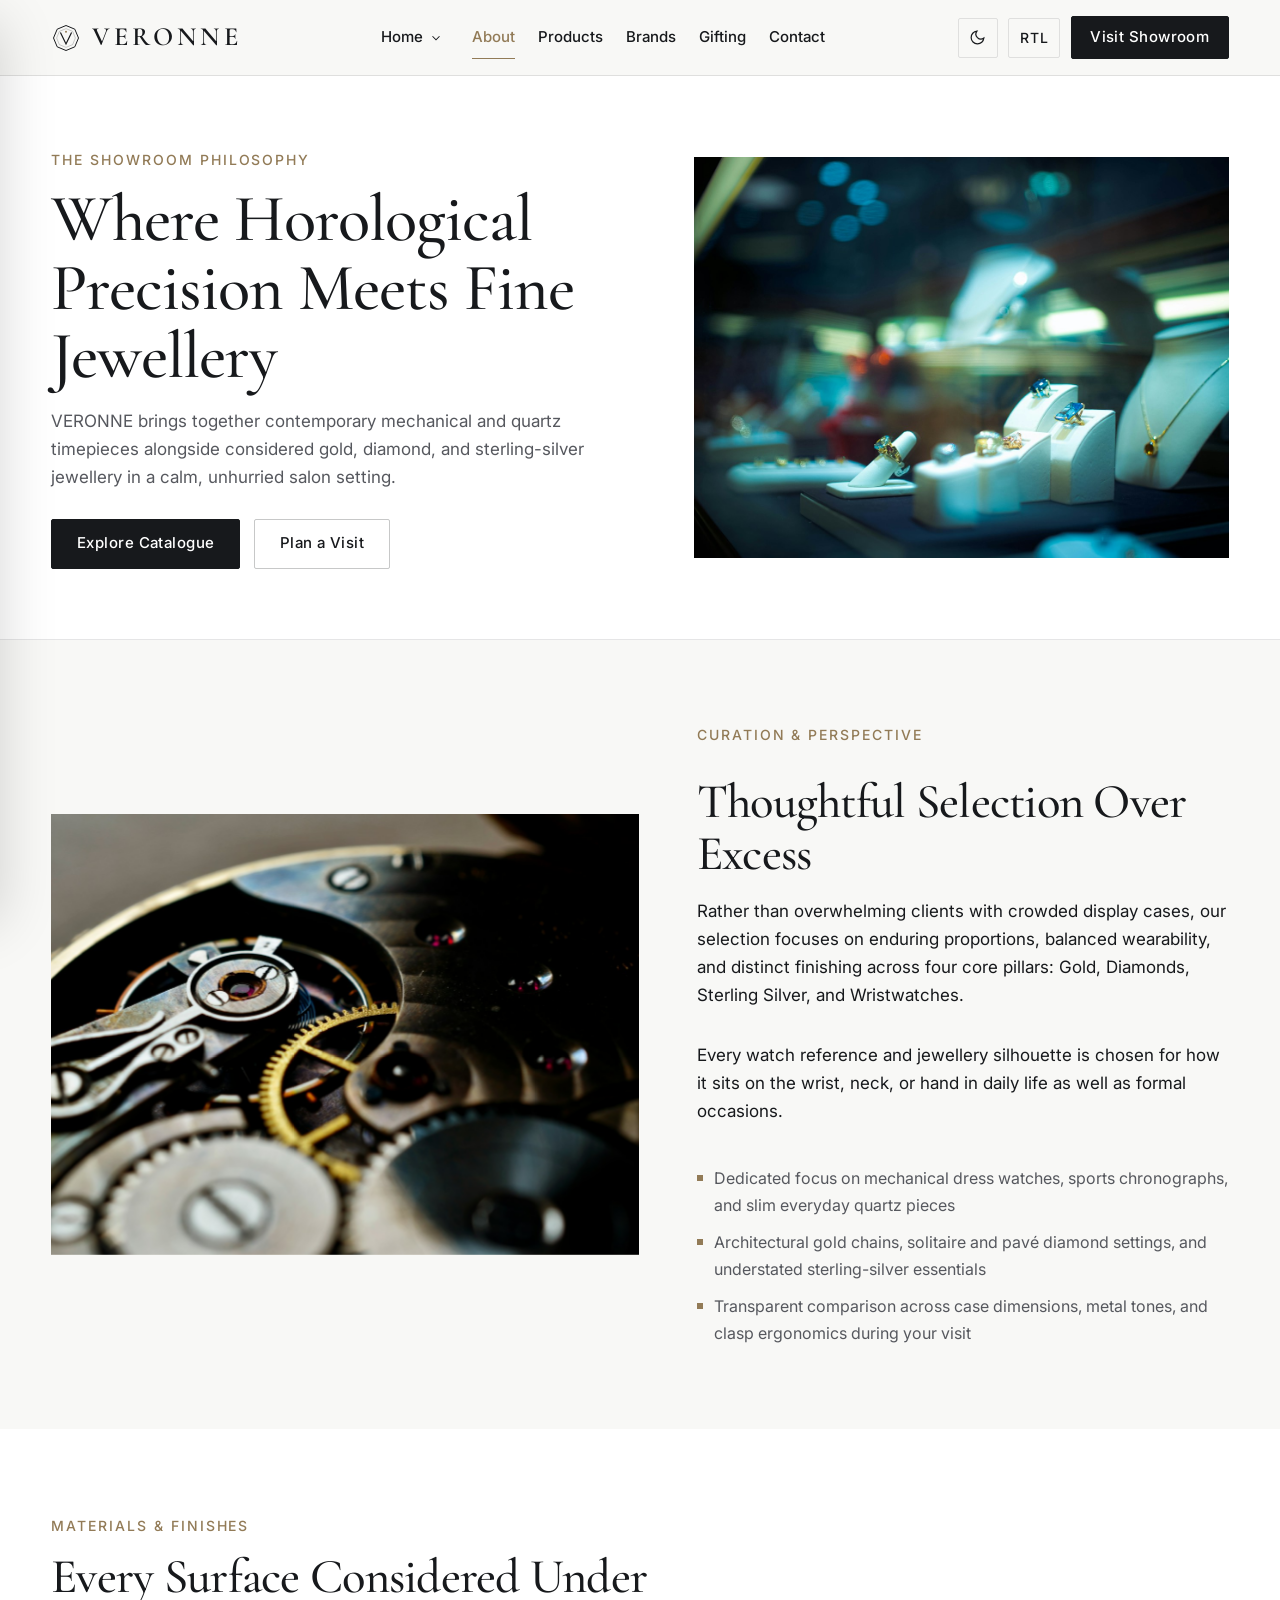
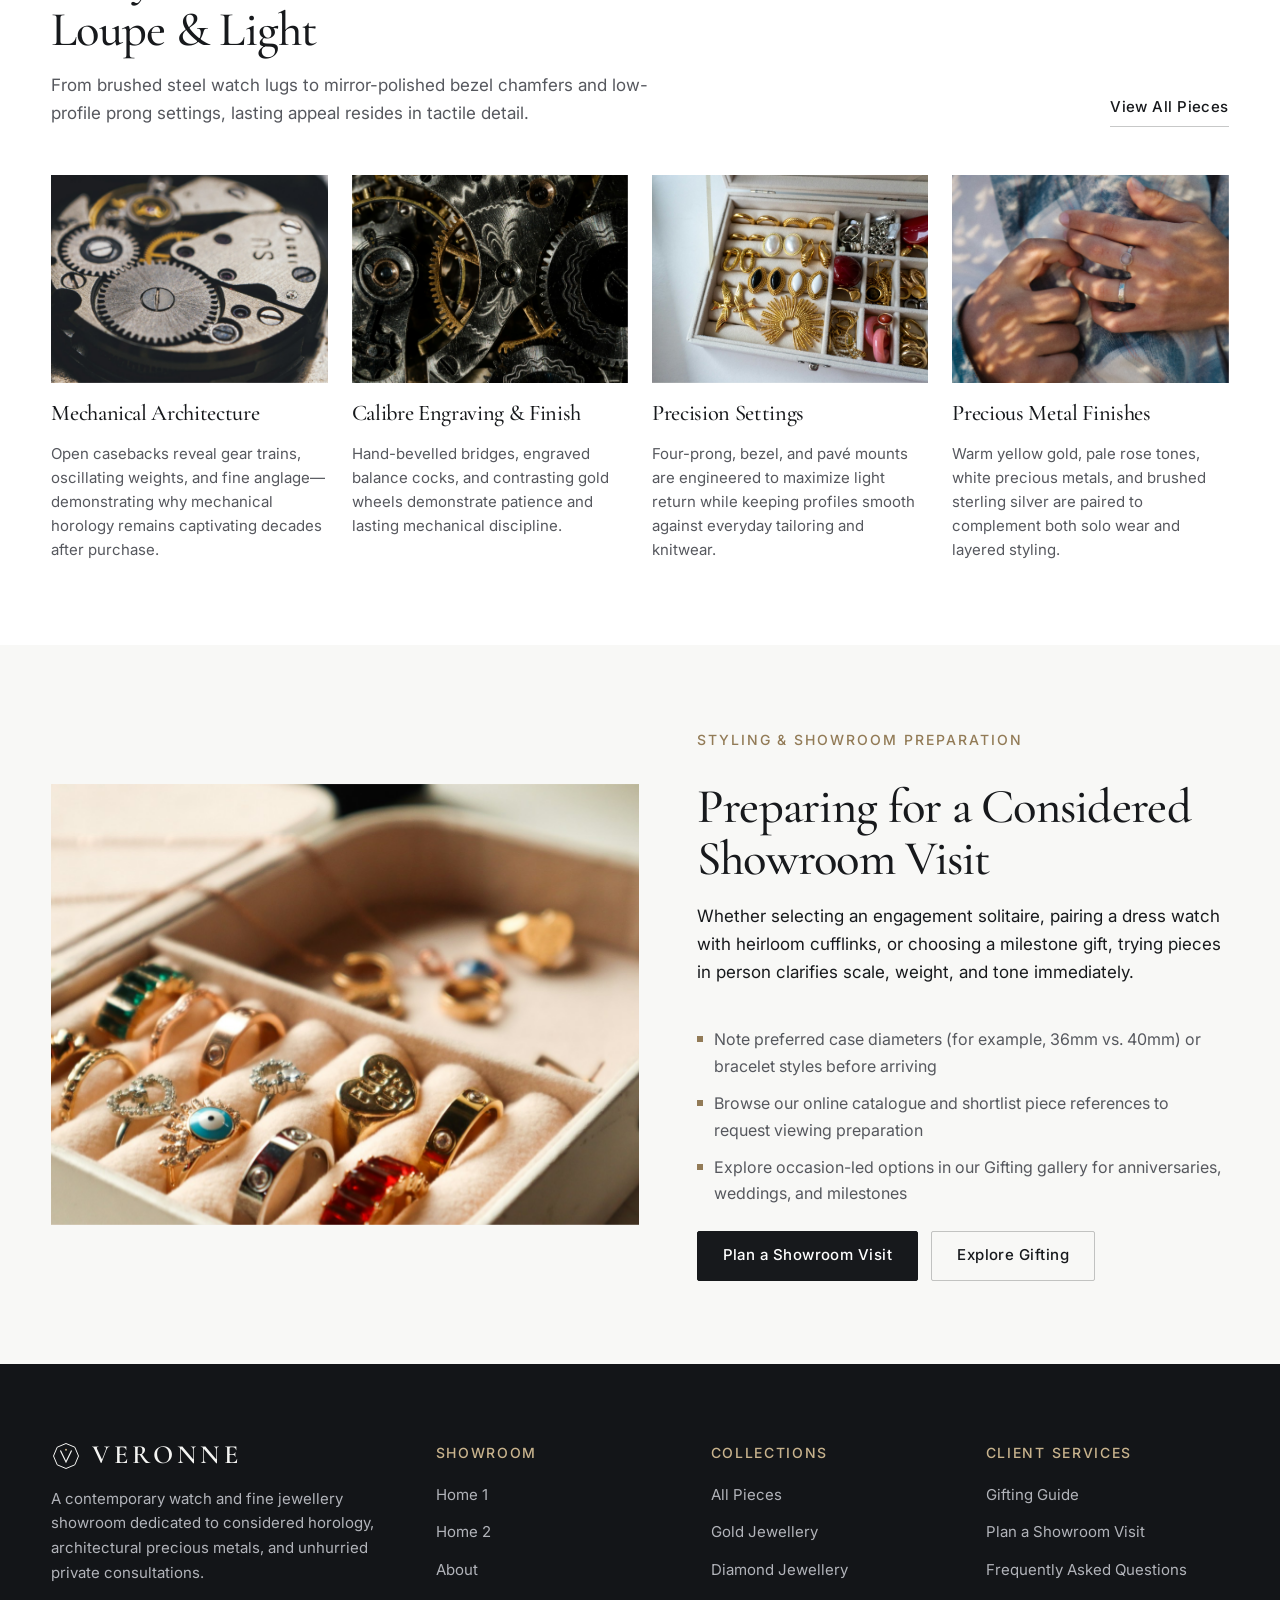
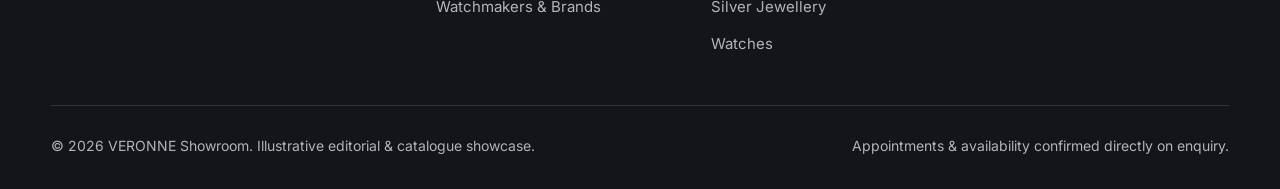
<file: pages/about.html>
<!DOCTYPE html>
<html lang="en" dir="ltr" data-theme="light">
<head>
  <meta charset="UTF-8">
  <meta name="viewport" content="width=device-width, initial-scale=1.0">
  <meta name="site-root" content="..">
  <title>About the Showroom | VERONNE</title>
  <meta name="description" content="Learn about VERONNE’s approach to contemporary watchmaking, fine gold, diamond, and sterling-silver jewellery, materials, finishes, and private showroom consultations.">
  <link rel="icon" type="image/svg+xml" href="../assets/icons/favicon.svg">
  <link rel="preconnect" href="https://fonts.googleapis.com">
  <link rel="preconnect" href="https://fonts.gstatic.com" crossorigin>
  <link href="https://fonts.googleapis.com/css2?family=Cormorant+Garamond:ital,wght@0,400;0,500;0,600;1,400&family=Inter:wght@400;500;600&display=swap" rel="stylesheet">
  <script>
    (function () {
      try {
        var t = localStorage.getItem('veronne_theme');
        var d = localStorage.getItem('veronne_dir');
        if (t === 'dark' || t === 'light') document.documentElement.setAttribute('data-theme', t);
        if (d === 'rtl' || d === 'ltr') document.documentElement.setAttribute('dir', d);
      } catch (e) {}
    })();
  </script>
  <link rel="stylesheet" href="../assets/css/style.css?v=1.4">
  <link rel="stylesheet" href="../assets/css/dark-mode.css?v=1.4">
  <link rel="stylesheet" href="../assets/css/rtl.css?v=1.4">
  <link rel="stylesheet" href="../assets/css/products.css?v=1.4">
</head>
<body>
  <header class="site-header">
    <div class="container site-header__inner">
      <a class="brand-mark" href="../index.html" aria-label="VERONNE Home">
        <svg class="brand-mark__icon" viewBox="0 0 48 48" fill="none" aria-hidden="true">
          <polygon points="24,4 38.1,9.9 44,24 38.1,38.1 24,44 9.9,38.1 4,24 9.9,9.9" stroke="currentColor" stroke-width="1.6"/>
          <polygon points="24,9 34.6,13.4 39,24 34.6,34.6 24,39 13.4,34.6 9,24 13.4,13.4" stroke="currentColor" stroke-width="0.75" opacity="0.45"/>
          <path d="M15.5 16L24 33.5L32.5 16" stroke="currentColor" stroke-width="1.9" stroke-linecap="square" stroke-linejoin="miter"/>
          <circle cx="24" cy="14" r="1.6" fill="#927B57"/>
        </svg>
        <span class="brand-mark__wordmark">VERONNE</span>
      </a>

      <nav class="desktop-nav" aria-label="Primary Navigation">
        <div class="nav-dropdown">
          <button type="button" class="nav-dropdown__trigger" aria-expanded="false" aria-haspopup="true">
            <span>Home</span>
            <svg class="nav-dropdown__chevron" viewBox="0 0 24 24" fill="none" stroke="currentColor" stroke-width="1.8" aria-hidden="true"><path d="M6 9l6 6 6-6"/></svg>
          </button>
          <div class="nav-dropdown__menu" role="menu">
            <a class="nav-dropdown__item" href="../index.html" role="menuitem">Home 1</a>
            <a class="nav-dropdown__item" href="./home2.html" role="menuitem">Home 2</a>
          </div>
        </div>
        <a class="nav-link" href="./about.html" aria-current="page">About</a>
        <a class="nav-link" href="./products.html">Products</a>
        <a class="nav-link" href="./brands.html">Brands</a>
        <a class="nav-link" href="./gifting.html">Gifting</a>
        <a class="nav-link" href="./contact.html">Contact</a>
      </nav>

      <div class="header-actions">
        <button type="button" class="utility-btn utility-btn--icon js-theme-toggle" aria-pressed="false" aria-label="Switch to dark mode">
          <svg class="icon-moon" viewBox="0 0 24 24" fill="none" stroke="currentColor" stroke-width="1.7" aria-hidden="true"><path d="M21 12.79A9 9 0 1 1 11.21 3a7 7 0 0 0 9.79 9.79z"/></svg>
          <svg class="icon-sun" viewBox="0 0 24 24" fill="none" stroke="currentColor" stroke-width="1.7" style="display:none;" aria-hidden="true"><circle cx="12" cy="12" r="4"/><path d="M12 2v2M12 20v2M4.93 4.93l1.41 1.41M17.66 17.66l1.41 1.41M2 12h2M20 12h2M6.34 17.66l-1.41 1.41M19.07 4.93l-1.41 1.41"/></svg>
        </button>
        <button type="button" class="utility-btn js-dir-toggle" aria-pressed="false" aria-label="Switch text direction to RTL">
          <span class="js-dir-label">RTL</span>
        </button>
        <a class="btn btn--primary header-cta" href="./contact.html">Visit Showroom</a>
      </div>

      <button type="button" class="hamburger-btn" id="mobileMenuOpen" aria-label="Open navigation menu" aria-expanded="false" aria-controls="mobileDrawer">
        <svg viewBox="0 0 24 24" fill="none" stroke="currentColor" stroke-width="1.8" aria-hidden="true">
          <path d="M4 7h16M4 12h16M4 17h16"/>
        </svg>
      </button>
    </div>
  </header>

  <div class="drawer-backdrop" id="drawerBackdrop" aria-hidden="true"></div>
  <aside class="mobile-drawer" id="mobileDrawer" aria-label="Mobile Navigation" aria-hidden="true">
    <div class="mobile-drawer__head">
      <a class="brand-mark" href="../index.html">
        <svg class="brand-mark__icon" viewBox="0 0 48 48" fill="none" aria-hidden="true">
          <polygon points="24,4 38.1,9.9 44,24 38.1,38.1 24,44 9.9,38.1 4,24 9.9,9.9" stroke="currentColor" stroke-width="1.6"/>
          <path d="M15.5 16L24 33.5L32.5 16" stroke="currentColor" stroke-width="1.9" stroke-linecap="square"/>
          <circle cx="24" cy="14" r="1.6" fill="#927B57"/>
        </svg>
        <span class="brand-mark__wordmark">VERONNE</span>
      </a>
      <button type="button" class="drawer-close-btn" id="mobileMenuClose" aria-label="Close navigation menu">
        <svg viewBox="0 0 24 24" fill="none" stroke="currentColor" stroke-width="1.8" aria-hidden="true"><path d="M18 6L6 18M6 6l12 12"/></svg>
      </button>
    </div>
    <div class="mobile-drawer__body">
      <nav class="mobile-nav-list" aria-label="Mobile Menu">
        <span class="mobile-nav-group-label">Home</span>
        <a class="mobile-nav-link" href="../index.html">Home 1</a>
        <a class="mobile-nav-link" href="./home2.html">Home 2</a>
        <span class="mobile-nav-group-label">Explore</span>
        <a class="mobile-nav-link" href="./about.html" aria-current="page">About</a>
        <a class="mobile-nav-link" href="./products.html">Products</a>
        <a class="mobile-nav-link" href="./brands.html">Brands</a>
        <a class="mobile-nav-link" href="./gifting.html">Gifting</a>
        <a class="mobile-nav-link" href="./contact.html">Contact</a>
      </nav>
      <a class="btn btn--primary" href="./contact.html">Visit Showroom</a>
      <div class="mobile-drawer__utilities">
        <button type="button" class="utility-btn utility-btn--icon js-theme-toggle" aria-pressed="false">
          <svg class="icon-moon" viewBox="0 0 24 24" fill="none" stroke="currentColor" stroke-width="1.7" aria-hidden="true"><path d="M21 12.79A9 9 0 1 1 11.21 3a7 7 0 0 0 9.79 9.79z"/></svg>
          <svg class="icon-sun" viewBox="0 0 24 24" fill="none" stroke="currentColor" stroke-width="1.7" style="display:none;" aria-hidden="true"><circle cx="12" cy="12" r="4"/><path d="M12 2v2M12 20v2M4.93 4.93l1.41 1.41M17.66 17.66l1.41 1.41M2 12h2M20 12h2M6.34 17.66l-1.41 1.41M19.07 4.93l-1.41 1.41"/></svg>
        </button>
        <button type="button" class="utility-btn js-dir-toggle" aria-pressed="false">
          <span class="js-dir-label">RTL</span>
        </button>
      </div>
    </div>
  </aside>

  <main>
    <!-- Hero -->
    <section class="page-hero">
      <div class="container page-hero__grid">
        <div class="page-hero__copy">
          <span class="eyebrow">The Showroom Philosophy</span>
          <h1 class="display-xl">Where Horological Precision Meets Fine Jewellery</h1>
          <p class="lead">
            VERONNE brings together contemporary mechanical and quartz timepieces alongside considered gold, diamond, and sterling-silver jewellery in a calm, unhurried salon setting.
          </p>
          <div class="page-hero__actions">
            <a class="btn btn--primary" href="./products.html">Explore Catalogue</a>
            <a class="btn btn--outline" href="./contact.html">Plan a Visit</a>
          </div>
        </div>
        <div class="media-frame ratio-4-3">
          <img src="../assets/images/lifestyle/uniq-photo-1580582202907-d01fd0bd4c87.jpg" alt="Illuminated contemporary fine jewellery display cabinets inside a quiet boutique" width="1400" height="935">
        </div>
      </div>
    </section>

    <!-- Approach & Collection Selection -->
    <section class="section">
      <div class="container split-feature">
        <div class="media-frame ratio-4-3" data-reveal>
          <img src="../assets/images/watches/uniq-photo-1633451238042-85d93d267866.jpg" alt="Open mechanical timepiece dial showing precision gear bridges" width="1400" height="927" loading="lazy">
        </div>
        <div class="split-feature__copy" data-reveal>
          <span class="eyebrow">Curation &amp; Perspective</span>
          <h2 class="display-lg">Thoughtful Selection Over Excess</h2>
          <p>
            Rather than overwhelming clients with crowded display cases, our selection focuses on enduring proportions, balanced wearability, and distinct finishing across four core pillars: Gold, Diamonds, Sterling Silver, and Wristwatches.
          </p>
          <p>
            Every watch reference and jewellery silhouette is chosen for how it sits on the wrist, neck, or hand in daily life as well as formal occasions.
          </p>
          <ul class="split-feature__list">
            <li>Dedicated focus on mechanical dress watches, sports chronographs, and slim everyday quartz pieces</li>
            <li>Architectural gold chains, solitaire and pavé diamond settings, and understated sterling-silver essentials</li>
            <li>Transparent comparison across case dimensions, metal tones, and clasp ergonomics during your visit</li>
          </ul>
        </div>
      </div>
    </section>

    <!-- Craftsmanship, Materials & Finishes -->
    <section class="section section--surface">
      <div class="container">
        <div class="section-head">
          <div class="section-head__copy">
            <span class="eyebrow">Materials &amp; Finishes</span>
            <h2 class="display-lg">Every Surface Considered Under Loupe &amp; Light</h2>
            <p class="lead">
              From brushed steel watch lugs to mirror-polished bezel chamfers and low-profile prong settings, lasting appeal resides in tactile detail.
            </p>
          </div>
          <a class="text-link" href="./products.html">View All Pieces</a>
        </div>

        <div class="craft-grid">
          <article class="craft-card" data-reveal>
            <div class="media-frame ratio-4-3">
              <img src="../assets/images/watches/brand-photo-1646724684583-764bb3f47c1f.jpg" alt="Close-up of brushed mechanical watch bridges, screws, and jewel bearings" width="1400" height="1112" loading="lazy">
            </div>
            <h3 class="craft-card__title">Mechanical Architecture</h3>
            <p class="craft-card__text">
              Open casebacks reveal gear trains, oscillating weights, and fine anglage—demonstrating why mechanical horology remains captivating decades after purchase.
            </p>
          </article>

          <article class="craft-card" data-reveal>
            <div class="media-frame ratio-4-3">
              <img src="../assets/images/watches/brand-photo-1582043568773-a7a2b57239f5.jpg" alt="Engraved balance cock and golden wheel train inside a mechanical movement" width="1400" height="933" loading="lazy">
            </div>
            <h3 class="craft-card__title">Calibre Engraving &amp; Finish</h3>
            <p class="craft-card__text">
              Hand-bevelled bridges, engraved balance cocks, and contrasting gold wheels demonstrate patience and lasting mechanical discipline.
            </p>
          </article>

          <article class="craft-card" data-reveal>
            <div class="media-frame ratio-4-3">
              <img src="../assets/images/gifting/uniq-photo-1775135946288-ab8f63edff52.jpg" alt="Curated tray of sculpted gold and pearl earrings in satin-lined presentation case" width="1400" height="1050" loading="lazy">
            </div>
            <h3 class="craft-card__title">Precision Settings</h3>
            <p class="craft-card__text">
              Four-prong, bezel, and pavé mounts are engineered to maximize light return while keeping profiles smooth against everyday tailoring and knitwear.
            </p>
          </article>

          <article class="craft-card" data-reveal>
            <div class="media-frame ratio-4-3">
              <img src="../assets/images/silver/uniq-photo-1758712508646-49eb3ced4e89.jpg" alt="Minimalist precious-metal bands worn together in soft natural daylight" width="1400" height="933" loading="lazy">
            </div>
            <h3 class="craft-card__title">Precious Metal Finishes</h3>
            <p class="craft-card__text">
              Warm yellow gold, pale rose tones, white precious metals, and brushed sterling silver are paired to complement both solo wear and layered styling.
            </p>
          </article>
        </div>
      </div>
    </section>

    <!-- Personal Style, Gifting & Preparing for a Visit -->
    <section class="section">
      <div class="container split-feature split-feature--reverse">
        <div class="media-frame ratio-4-3" data-reveal>
          <img src="../assets/images/gifting/uniq-photo-1638208170417-2464f9699df1.jpg" alt="Curated ring collection arranged inside a suede-lined presentation box" width="1400" height="933" loading="lazy">
        </div>
        <div class="split-feature__copy" data-reveal>
          <span class="eyebrow">Styling &amp; Showroom Preparation</span>
          <h2 class="display-lg">Preparing for a Considered Showroom Visit</h2>
          <p>
            Whether selecting an engagement solitaire, pairing a dress watch with heirloom cufflinks, or choosing a milestone gift, trying pieces in person clarifies scale, weight, and tone immediately.
          </p>
          <ul class="split-feature__list">
            <li>Note preferred case diameters (for example, 36mm vs. 40mm) or bracelet styles before arriving</li>
            <li>Browse our online catalogue and shortlist piece references to request viewing preparation</li>
            <li>Explore occasion-led options in our Gifting gallery for anniversaries, weddings, and milestones</li>
          </ul>
          <div style="margin-top:0.5rem;display:flex;flex-wrap:wrap;gap:0.85rem;">
            <a class="btn btn--primary" href="./contact.html">Plan a Showroom Visit</a>
            <a class="btn btn--outline" href="./gifting.html">Explore Gifting</a>
          </div>
        </div>
      </div>
    </section>
  </main>

  <footer class="site-footer">
    <div class="container">
      <div class="footer-grid">
        <div class="footer-brand">
          <a class="brand-mark" href="../index.html">
            <svg class="brand-mark__icon" viewBox="0 0 48 48" fill="none" aria-hidden="true">
              <polygon points="24,4 38.1,9.9 44,24 38.1,38.1 24,44 9.9,38.1 4,24 9.9,9.9" stroke="currentColor" stroke-width="1.6"/>
              <path d="M15.5 16L24 33.5L32.5 16" stroke="currentColor" stroke-width="1.9" stroke-linecap="square"/>
              <circle cx="24" cy="14" r="1.6" fill="#C8B38D"/>
            </svg>
            <span class="brand-mark__wordmark">VERONNE</span>
          </a>
          <p class="footer-brand__desc">
            A contemporary watch and fine jewellery showroom dedicated to considered horology, architectural precious metals, and unhurried private consultations.
          </p>
        </div>

        <div>
          <h3 class="footer-col__title">Showroom</h3>
          <ul class="footer-links">
            <li><a href="../index.html">Home 1</a></li>
            <li><a href="./home2.html">Home 2</a></li>
            <li><a href="./about.html">About</a></li>
            <li><a href="./brands.html">Watchmakers &amp; Brands</a></li>
          </ul>
        </div>

        <div>
          <h3 class="footer-col__title">Collections</h3>
          <ul class="footer-links">
            <li><a href="./products.html">All Pieces</a></li>
            <li><a href="./products.html?category=gold">Gold Jewellery</a></li>
            <li><a href="./products.html?category=diamonds">Diamond Jewellery</a></li>
            <li><a href="./products.html?category=silver">Silver Jewellery</a></li>
            <li><a href="./products.html?category=watches">Watches</a></li>
          </ul>
        </div>

        <div>
          <h3 class="footer-col__title">Client Services</h3>
          <ul class="footer-links">
            <li><a href="./gifting.html">Gifting Guide</a></li>
            <li><a href="./contact.html">Plan a Showroom Visit</a></li>
            <li><a href="./contact.html#faq">Frequently Asked Questions</a></li>
          </ul>
        </div>
      </div>

      <div class="footer-bottom">
        <span>&copy; 2026 VERONNE Showroom. Illustrative editorial &amp; catalogue showcase.</span>
        <span>Appointments &amp; availability confirmed directly on enquiry.</span>
      </div>
    </div>
  </footer>

  <button type="button" class="back-to-top" id="backToTop" aria-label="Back to top">
    <svg viewBox="0 0 24 24" fill="none" stroke="currentColor" stroke-width="1.8" aria-hidden="true"><path d="M12 19V5M5 12l7-7 7 7"/></svg>
  </button>

  <script src="../assets/js/site-config.js?v=1.4"></script>
  <script src="../assets/js/main.js?v=1.4"></script>
</body>
</html>
</file>
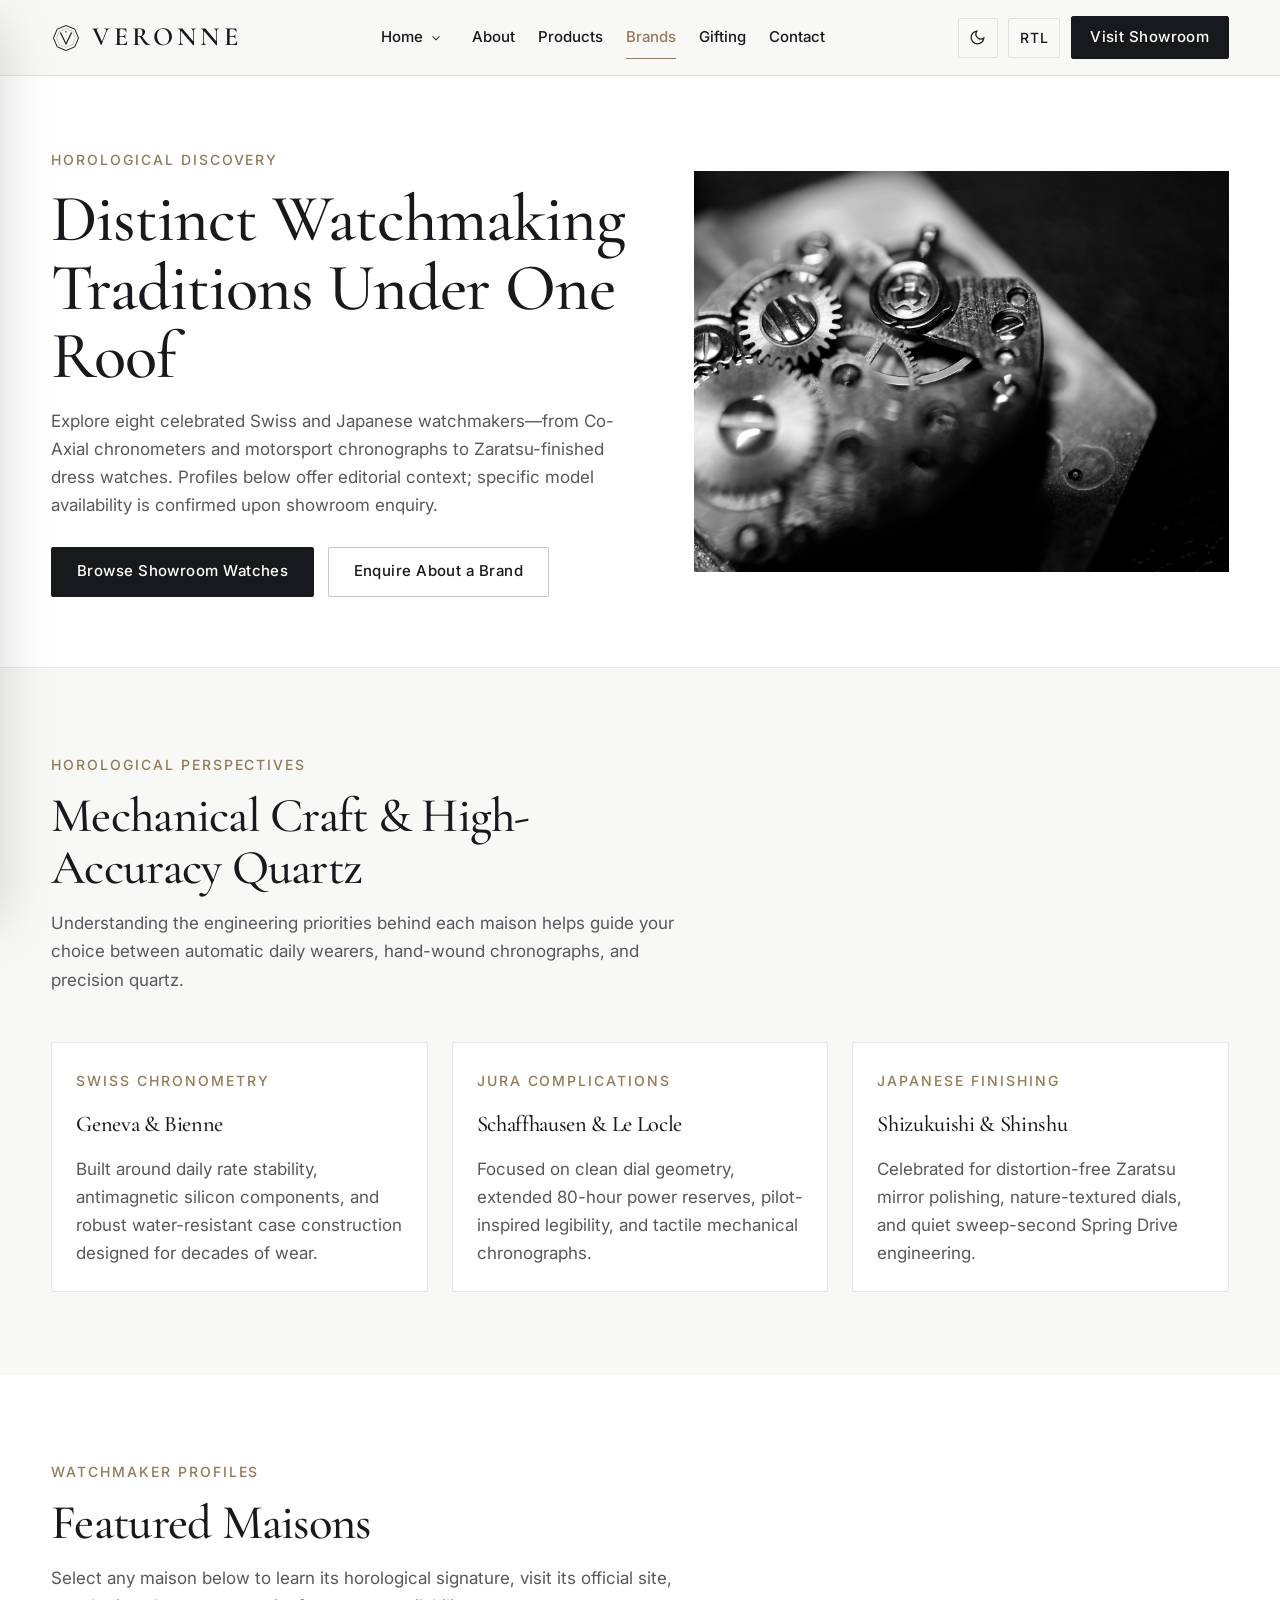
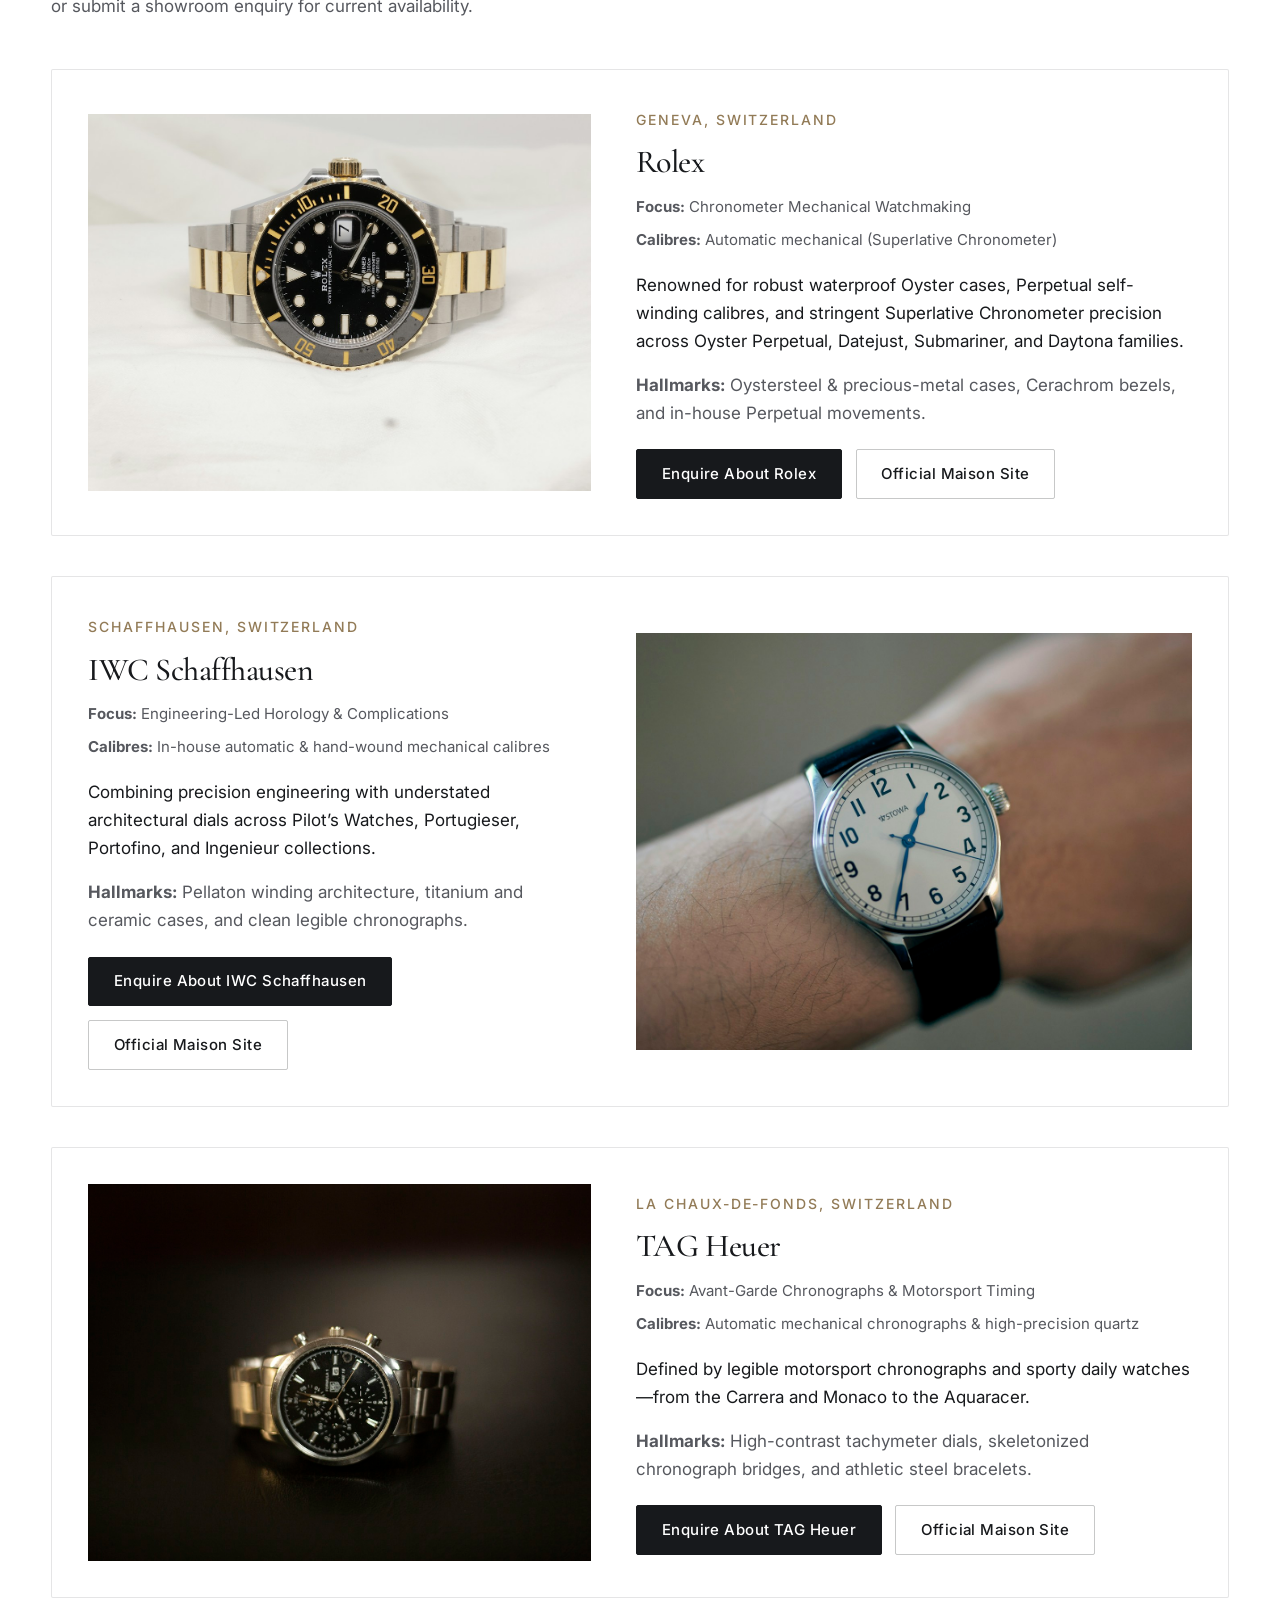
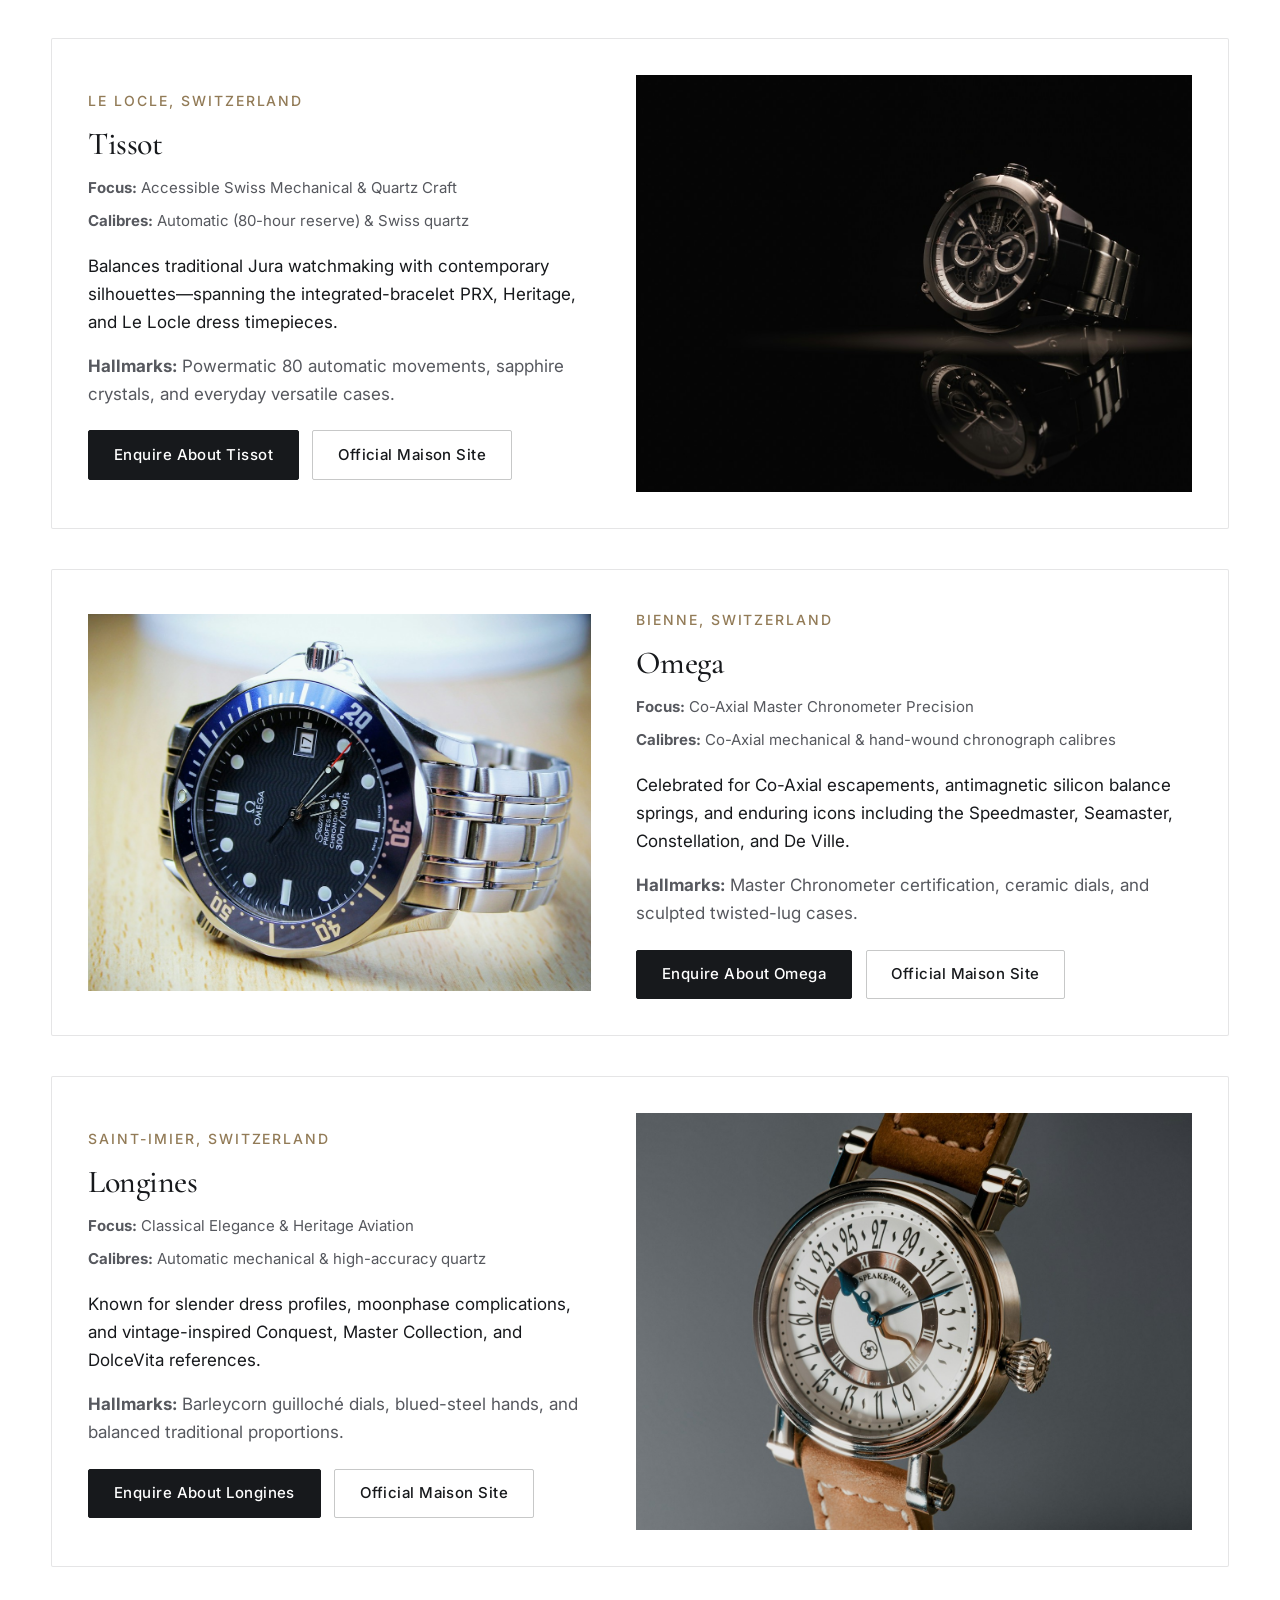
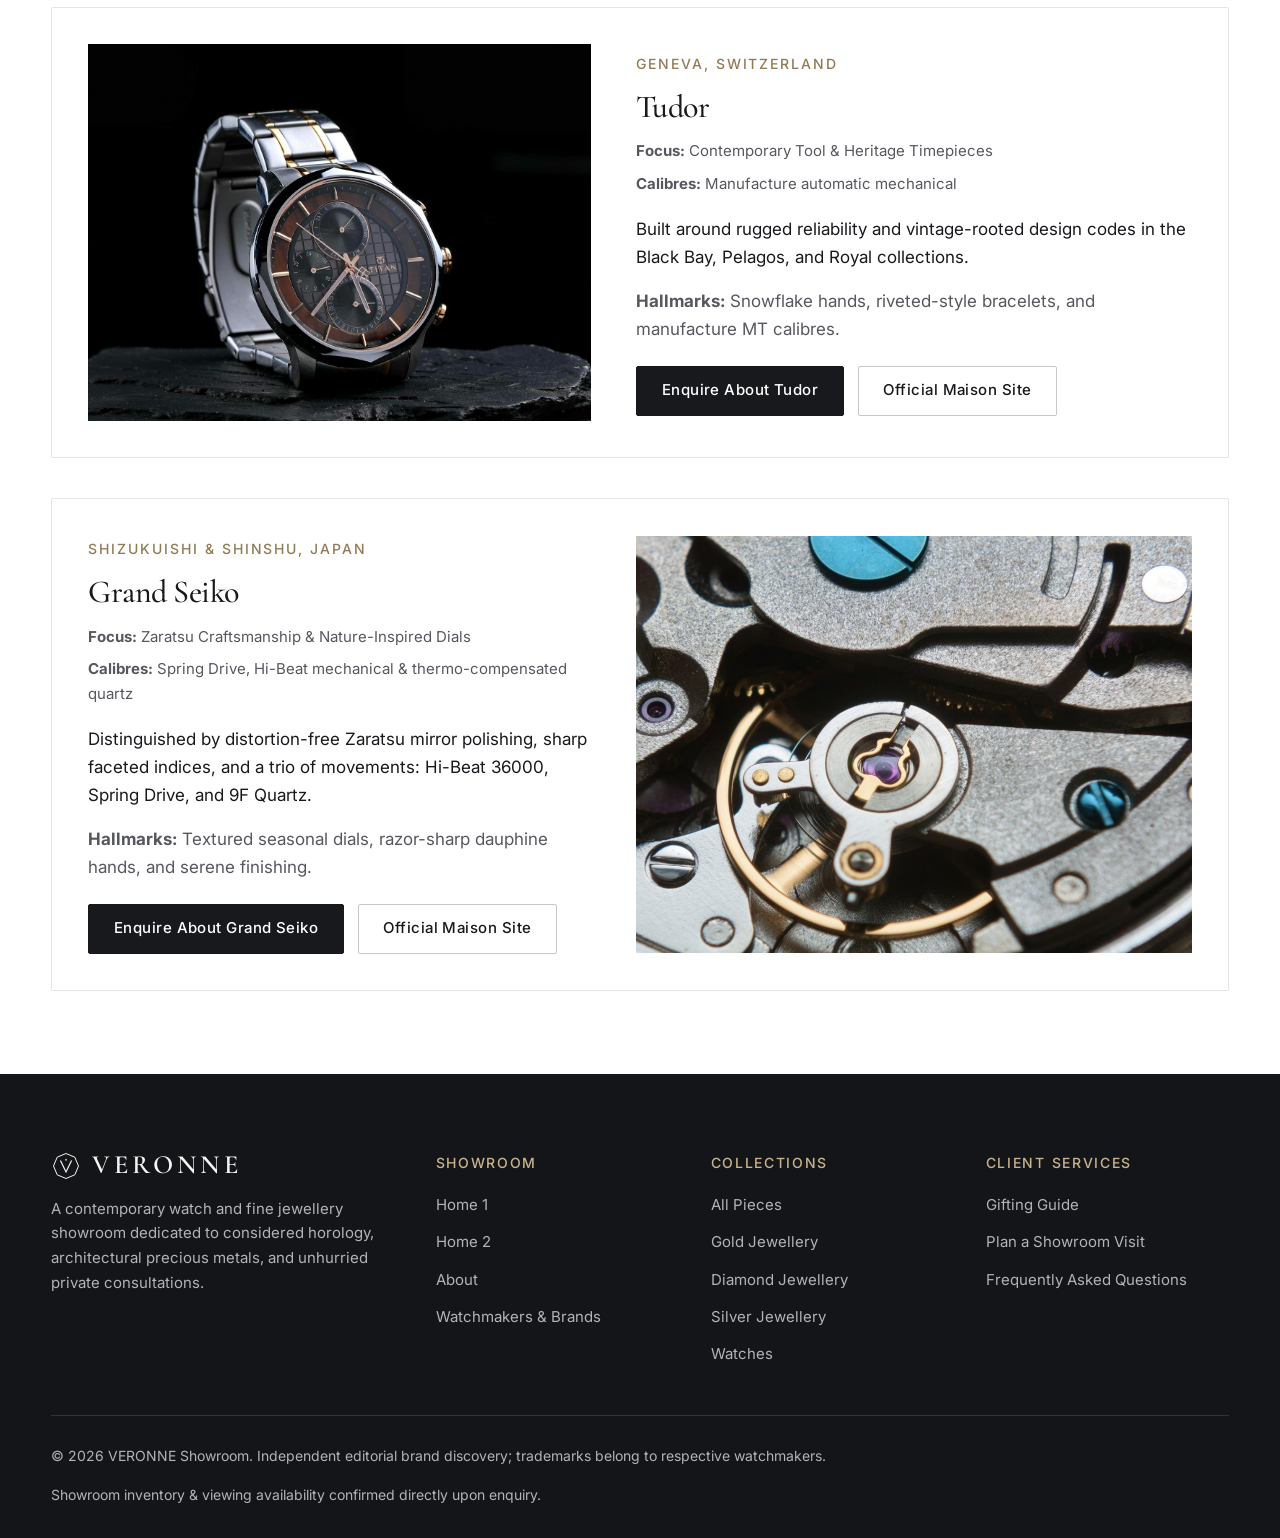
<file: pages/brands.html>
<!DOCTYPE html>
<html lang="en" dir="ltr" data-theme="light">
<head>
  <meta charset="UTF-8">
  <meta name="viewport" content="width=device-width, initial-scale=1.0">
  <meta name="site-root" content="..">
  <title>Watchmakers &amp; Brands | VERONNE</title>
  <meta name="description" content="Editorial watchmaker discovery at VERONNE: explore Rolex, IWC Schaffhausen, TAG Heuer, Tissot, Omega, Longines, Tudor, and Grand Seiko traditions.">
  <link rel="icon" type="image/svg+xml" href="../assets/icons/favicon.svg">
  <link rel="preconnect" href="https://fonts.googleapis.com">
  <link rel="preconnect" href="https://fonts.gstatic.com" crossorigin>
  <link href="https://fonts.googleapis.com/css2?family=Cormorant+Garamond:ital,wght@0,400;0,500;0,600;1,400&family=Inter:wght@400;500;600&display=swap" rel="stylesheet">
  <script>
    (function () {
      try {
        var t = localStorage.getItem('veronne_theme');
        var d = localStorage.getItem('veronne_dir');
        if (t === 'dark' || t === 'light') document.documentElement.setAttribute('data-theme', t);
        if (d === 'rtl' || d === 'ltr') document.documentElement.setAttribute('dir', d);
      } catch (e) {}
    })();
  </script>
  <link rel="stylesheet" href="../assets/css/style.css?v=1.4">
  <link rel="stylesheet" href="../assets/css/dark-mode.css?v=1.4">
  <link rel="stylesheet" href="../assets/css/rtl.css?v=1.4">
  <link rel="stylesheet" href="../assets/css/products.css?v=1.4">
</head>
<body>
  <header class="site-header">
    <div class="container site-header__inner">
      <a class="brand-mark" href="../index.html" aria-label="VERONNE Home">
        <svg class="brand-mark__icon" viewBox="0 0 48 48" fill="none" aria-hidden="true">
          <polygon points="24,4 38.1,9.9 44,24 38.1,38.1 24,44 9.9,38.1 4,24 9.9,9.9" stroke="currentColor" stroke-width="1.6"/>
          <polygon points="24,9 34.6,13.4 39,24 34.6,34.6 24,39 13.4,34.6 9,24 13.4,13.4" stroke="currentColor" stroke-width="0.75" opacity="0.45"/>
          <path d="M15.5 16L24 33.5L32.5 16" stroke="currentColor" stroke-width="1.9" stroke-linecap="square" stroke-linejoin="miter"/>
          <circle cx="24" cy="14" r="1.6" fill="#927B57"/>
        </svg>
        <span class="brand-mark__wordmark">VERONNE</span>
      </a>

      <nav class="desktop-nav" aria-label="Primary Navigation">
        <div class="nav-dropdown">
          <button type="button" class="nav-dropdown__trigger" aria-expanded="false" aria-haspopup="true">
            <span>Home</span>
            <svg class="nav-dropdown__chevron" viewBox="0 0 24 24" fill="none" stroke="currentColor" stroke-width="1.8" aria-hidden="true"><path d="M6 9l6 6 6-6"/></svg>
          </button>
          <div class="nav-dropdown__menu" role="menu">
            <a class="nav-dropdown__item" href="../index.html" role="menuitem">Home 1</a>
            <a class="nav-dropdown__item" href="./home2.html" role="menuitem">Home 2</a>
          </div>
        </div>
        <a class="nav-link" href="./about.html">About</a>
        <a class="nav-link" href="./products.html">Products</a>
        <a class="nav-link" href="./brands.html" aria-current="page">Brands</a>
        <a class="nav-link" href="./gifting.html">Gifting</a>
        <a class="nav-link" href="./contact.html">Contact</a>
      </nav>

      <div class="header-actions">
        <button type="button" class="utility-btn utility-btn--icon js-theme-toggle" aria-pressed="false" aria-label="Switch to dark mode">
          <svg class="icon-moon" viewBox="0 0 24 24" fill="none" stroke="currentColor" stroke-width="1.7" aria-hidden="true"><path d="M21 12.79A9 9 0 1 1 11.21 3a7 7 0 0 0 9.79 9.79z"/></svg>
          <svg class="icon-sun" viewBox="0 0 24 24" fill="none" stroke="currentColor" stroke-width="1.7" style="display:none;" aria-hidden="true"><circle cx="12" cy="12" r="4"/><path d="M12 2v2M12 20v2M4.93 4.93l1.41 1.41M17.66 17.66l1.41 1.41M2 12h2M20 12h2M6.34 17.66l-1.41 1.41M19.07 4.93l-1.41 1.41"/></svg>
        </button>
        <button type="button" class="utility-btn js-dir-toggle" aria-pressed="false" aria-label="Switch text direction to RTL">
          <span class="js-dir-label">RTL</span>
        </button>
        <a class="btn btn--primary header-cta" href="./contact.html">Visit Showroom</a>
      </div>

      <button type="button" class="hamburger-btn" id="mobileMenuOpen" aria-label="Open navigation menu" aria-expanded="false" aria-controls="mobileDrawer">
        <svg viewBox="0 0 24 24" fill="none" stroke="currentColor" stroke-width="1.8" aria-hidden="true"><path d="M4 7h16M4 12h16M4 17h16"/></svg>
      </button>
    </div>
  </header>

  <div class="drawer-backdrop" id="drawerBackdrop" aria-hidden="true"></div>
  <aside class="mobile-drawer" id="mobileDrawer" aria-label="Mobile Navigation" aria-hidden="true">
    <div class="mobile-drawer__head">
      <a class="brand-mark" href="../index.html">
        <svg class="brand-mark__icon" viewBox="0 0 48 48" fill="none" aria-hidden="true">
          <polygon points="24,4 38.1,9.9 44,24 38.1,38.1 24,44 9.9,38.1 4,24 9.9,9.9" stroke="currentColor" stroke-width="1.6"/>
          <path d="M15.5 16L24 33.5L32.5 16" stroke="currentColor" stroke-width="1.9" stroke-linecap="square"/>
          <circle cx="24" cy="14" r="1.6" fill="#927B57"/>
        </svg>
        <span class="brand-mark__wordmark">VERONNE</span>
      </a>
      <button type="button" class="drawer-close-btn" id="mobileMenuClose" aria-label="Close navigation menu">
        <svg viewBox="0 0 24 24" fill="none" stroke="currentColor" stroke-width="1.8" aria-hidden="true"><path d="M18 6L6 18M6 6l12 12"/></svg>
      </button>
    </div>
    <div class="mobile-drawer__body">
      <nav class="mobile-nav-list" aria-label="Mobile Menu">
        <span class="mobile-nav-group-label">Home</span>
        <a class="mobile-nav-link" href="../index.html">Home 1</a>
        <a class="mobile-nav-link" href="./home2.html">Home 2</a>
        <span class="mobile-nav-group-label">Explore</span>
        <a class="mobile-nav-link" href="./about.html">About</a>
        <a class="mobile-nav-link" href="./products.html">Products</a>
        <a class="mobile-nav-link" href="./brands.html" aria-current="page">Brands</a>
        <a class="mobile-nav-link" href="./gifting.html">Gifting</a>
        <a class="mobile-nav-link" href="./contact.html">Contact</a>
      </nav>
      <a class="btn btn--primary" href="./contact.html">Visit Showroom</a>
      <div class="mobile-drawer__utilities">
        <button type="button" class="utility-btn utility-btn--icon js-theme-toggle" aria-pressed="false">
          <svg class="icon-moon" viewBox="0 0 24 24" fill="none" stroke="currentColor" stroke-width="1.7" aria-hidden="true"><path d="M21 12.79A9 9 0 1 1 11.21 3a7 7 0 0 0 9.79 9.79z"/></svg>
          <svg class="icon-sun" viewBox="0 0 24 24" fill="none" stroke="currentColor" stroke-width="1.7" style="display:none;" aria-hidden="true"><circle cx="12" cy="12" r="4"/><path d="M12 2v2M12 20v2M4.93 4.93l1.41 1.41M17.66 17.66l1.41 1.41M2 12h2M20 12h2M6.34 17.66l-1.41 1.41M19.07 4.93l-1.41 1.41"/></svg>
        </button>
        <button type="button" class="utility-btn js-dir-toggle" aria-pressed="false">
          <span class="js-dir-label">RTL</span>
        </button>
      </div>
    </div>
  </aside>

  <main>
    <section class="page-hero">
      <div class="container page-hero__grid">
        <div class="page-hero__copy">
          <span class="eyebrow">Horological Discovery</span>
          <h1 class="display-xl">Distinct Watchmaking Traditions Under One Roof</h1>
          <p class="lead">
            Explore eight celebrated Swiss and Japanese watchmakers—from Co-Axial chronometers and motorsport chronographs to Zaratsu-finished dress watches. Profiles below offer editorial context; specific model availability is confirmed upon showroom enquiry.
          </p>
          <div class="page-hero__actions">
            <a class="btn btn--primary" href="./products.html?category=watches">Browse Showroom Watches</a>
            <a class="btn btn--outline" href="./contact.html?category=watches">Enquire About a Brand</a>
          </div>
        </div>
        <div class="media-frame ratio-4-3">
          <img src="../assets/images/watches/watch-movement-bw.jpg" alt="Monochrome macro study of an intricate mechanical watch movement" width="1600" height="1200">
        </div>
      </div>
    </section>

    <!-- Watchmaking Traditions Overview -->
    <section class="section">
      <div class="container">
        <div class="section-head">
          <div class="section-head__copy">
            <span class="eyebrow">Horological Perspectives</span>
            <h2 class="display-lg">Mechanical Craft &amp; High-Accuracy Quartz</h2>
            <p class="lead">
              Understanding the engineering priorities behind each maison helps guide your choice between automatic daily wearers, hand-wound chronographs, and precision quartz.
            </p>
          </div>
        </div>

        <div class="occasion-band-grid">
          <article class="info-box" data-reveal>
            <span class="eyebrow">Swiss Chronometry</span>
            <h3>Geneva &amp; Bienne</h3>
            <p style="color:var(--text-secondary);">
              Built around daily rate stability, antimagnetic silicon components, and robust water-resistant case construction designed for decades of wear.
            </p>
          </article>
          <article class="info-box" data-reveal>
            <span class="eyebrow">Jura Complications</span>
            <h3>Schaffhausen &amp; Le Locle</h3>
            <p style="color:var(--text-secondary);">
              Focused on clean dial geometry, extended 80-hour power reserves, pilot-inspired legibility, and tactile mechanical chronographs.
            </p>
          </article>
          <article class="info-box" data-reveal>
            <span class="eyebrow">Japanese Finishing</span>
            <h3>Shizukuishi &amp; Shinshu</h3>
            <p style="color:var(--text-secondary);">
              Celebrated for distortion-free Zaratsu mirror polishing, nature-textured dials, and quiet sweep-second Spring Drive engineering.
            </p>
          </article>
        </div>
      </div>
    </section>

    <!-- Watchmaker Dossiers -->
    <section class="section section--surface">
      <div class="container">
        <div class="section-head">
          <div class="section-head__copy">
            <span class="eyebrow">Watchmaker Profiles</span>
            <h2 class="display-lg">Featured Maisons</h2>
            <p class="lead">
              Select any maison below to learn its horological signature, visit its official site, or submit a showroom enquiry for current availability.
            </p>
          </div>
        </div>

        <div class="brand-feature-list" id="brandsContainer">
          <!-- Populated cleanly from VERONNE_BRANDS -->
        </div>
      </div>
    </section>
  </main>

  <footer class="site-footer">
    <div class="container">
      <div class="footer-grid">
        <div class="footer-brand">
          <a class="brand-mark" href="../index.html">
            <svg class="brand-mark__icon" viewBox="0 0 48 48" fill="none" aria-hidden="true">
              <polygon points="24,4 38.1,9.9 44,24 38.1,38.1 24,44 9.9,38.1 4,24 9.9,9.9" stroke="currentColor" stroke-width="1.6"/>
              <path d="M15.5 16L24 33.5L32.5 16" stroke="currentColor" stroke-width="1.9" stroke-linecap="square"/>
              <circle cx="24" cy="14" r="1.6" fill="#C8B38D"/>
            </svg>
            <span class="brand-mark__wordmark">VERONNE</span>
          </a>
          <p class="footer-brand__desc">
            A contemporary watch and fine jewellery showroom dedicated to considered horology, architectural precious metals, and unhurried private consultations.
          </p>
        </div>
        <div>
          <h3 class="footer-col__title">Showroom</h3>
          <ul class="footer-links">
            <li><a href="../index.html">Home 1</a></li>
            <li><a href="./home2.html">Home 2</a></li>
            <li><a href="./about.html">About</a></li>
            <li><a href="./brands.html">Watchmakers &amp; Brands</a></li>
          </ul>
        </div>
        <div>
          <h3 class="footer-col__title">Collections</h3>
          <ul class="footer-links">
            <li><a href="./products.html">All Pieces</a></li>
            <li><a href="./products.html?category=gold">Gold Jewellery</a></li>
            <li><a href="./products.html?category=diamonds">Diamond Jewellery</a></li>
            <li><a href="./products.html?category=silver">Silver Jewellery</a></li>
            <li><a href="./products.html?category=watches">Watches</a></li>
          </ul>
        </div>
        <div>
          <h3 class="footer-col__title">Client Services</h3>
          <ul class="footer-links">
            <li><a href="./gifting.html">Gifting Guide</a></li>
            <li><a href="./contact.html">Plan a Showroom Visit</a></li>
            <li><a href="./contact.html#faq">Frequently Asked Questions</a></li>
          </ul>
        </div>
      </div>

      <div class="footer-bottom">
        <span>&copy; 2026 VERONNE Showroom. Independent editorial brand discovery; trademarks belong to respective watchmakers.</span>
        <span>Showroom inventory &amp; viewing availability confirmed directly upon enquiry.</span>
      </div>
    </div>
  </footer>

  <button type="button" class="back-to-top" id="backToTop" aria-label="Back to top">
    <svg viewBox="0 0 24 24" fill="none" stroke="currentColor" stroke-width="1.8" aria-hidden="true"><path d="M12 19V5M5 12l7-7 7 7"/></svg>
  </button>

  <script src="../assets/js/site-config.js?v=1.4"></script>
  <script src="../assets/js/brands-data.js?v=1.4"></script>
  <script src="../assets/js/main.js?v=1.4"></script>
  <script>
    (function () {
      var brandImages = {
        'brand-rolex': { src: '../assets/images/watches/uniq-photo-1639006570490-79c0c53f1080.jpg', alt: 'Two-tone stainless steel and gold-tone diver watch on light studio surface' },
        'brand-iwc': { src: '../assets/images/watches/brand-photo-1690343430066-d4634276895d.jpg', alt: 'Minimalist white-dial mechanical wristwatch with blued hands on leather strap' },
        'brand-tag': { src: '../assets/images/watches/watch-chrono-dark-table.jpg', alt: 'Steel mechanical chronograph wristwatch in dark studio lighting' },
        'brand-tissot': { src: '../assets/images/watches/watch-silver-chrono-2.jpg', alt: 'Contemporary steel chronograph timepiece on dark reflective surface' },
        'brand-omega': { src: '../assets/images/watches/uniq-photo-1774744287122-4a0c96786dbd.jpg', alt: 'Blue ceramic bezel mechanical diver timepiece close-up' },
        'brand-longines': { src: '../assets/images/watches/brand-photo-1708247804802-6851ddd47234.jpg', alt: 'Classical white-dial calendar dress watch with blued steel hands and tan strap' },
        'brand-tudor': { src: '../assets/images/watches/uniq-photo-1684573573596-38d19a0c0776.jpg', alt: 'Contemporary dark-dial mechanical sports watch resting on slate' },
        'brand-grandseiko': { src: '../assets/images/watches/brand-photo-1694023769753-ab40f6aeb52a.jpg', alt: 'Macro view of striped mechanical movement bridges, blued screws, and balance wheel' }
      };

      var container = document.getElementById('brandsContainer');
      if (!container || !window.VERONNE_BRANDS) return;

      window.VERONNE_BRANDS.forEach(function (brand, idx) {
        var imgInfo = brandImages[brand.imageKey] || brandImages['brand-rolex'];
        var article = document.createElement('article');
        article.className = 'brand-dossier' + (idx % 2 === 1 ? ' brand-dossier--alt' : '');

        article.innerHTML =
          '<div class="brand-dossier__media media-frame ratio-4-3">' +
            '<img src="' + imgInfo.src + '" alt="' + imgInfo.alt + '" loading="lazy" width="1400" height="933">' +
          '</div>' +
          '<div class="brand-dossier__copy">' +
            '<span class="eyebrow">' + brand.origin + '</span>' +
            '<h3 class="display-md">' + brand.name + '</h3>' +
            '<div class="brand-dossier__meta">' +
              '<span><strong>Focus:</strong> ' + brand.discipline + '</span>' +
              '<span><strong>Calibres:</strong> ' + brand.movementFocus + '</span>' +
            '</div>' +
            '<p>' + brand.summary + '</p>' +
            '<p style="color:var(--text-secondary);"><strong>Hallmarks:</strong> ' + brand.signatureFocus + '</p>' +
            '<div class="brand-dossier__actions">' +
              '<a class="btn btn--primary" href="./contact.html?brand=' + encodeURIComponent(brand.id) + '">Enquire About ' + brand.name + '</a>' +
              '<a class="btn btn--outline" href="' + brand.officialUrl + '" target="_blank" rel="noopener noreferrer">Official Maison Site</a>' +
            '</div>' +
          '</div>';

        container.appendChild(article);
      });
    })();
  </script>
</body>
</html>
</file>
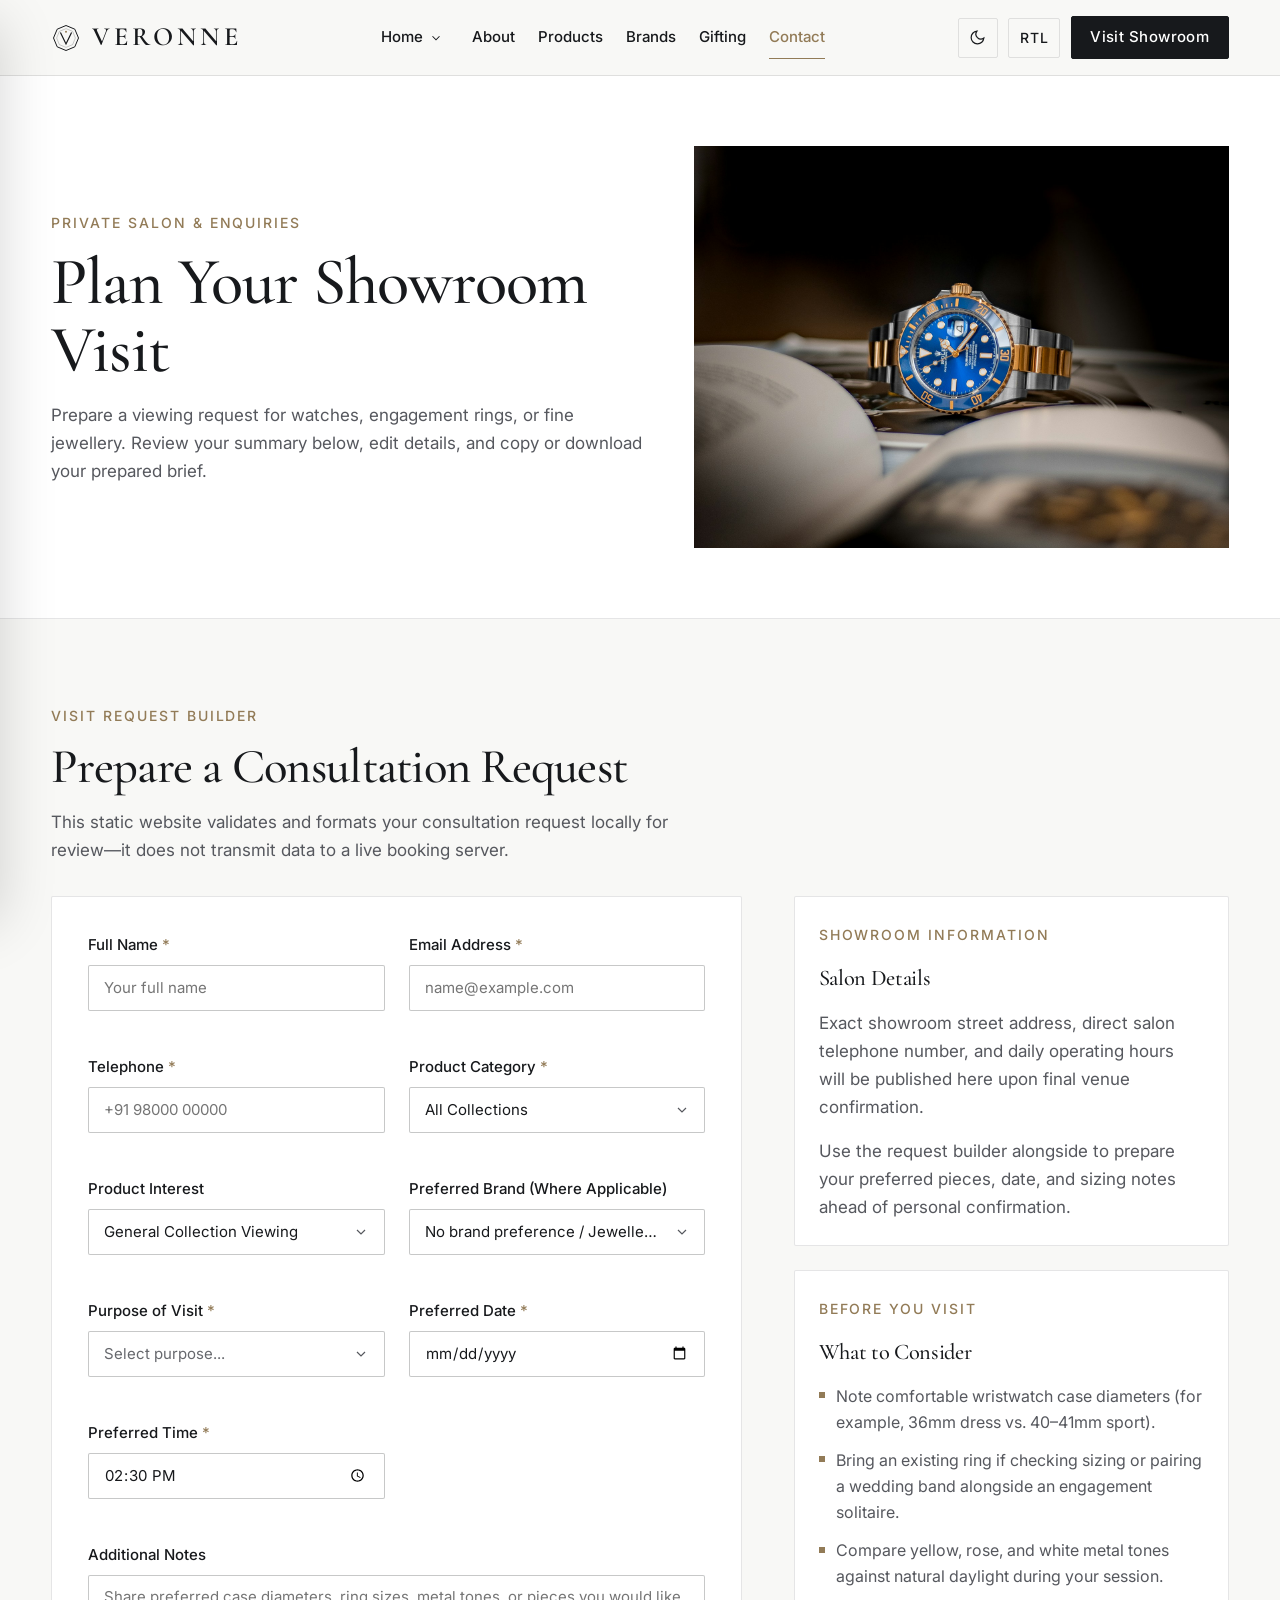
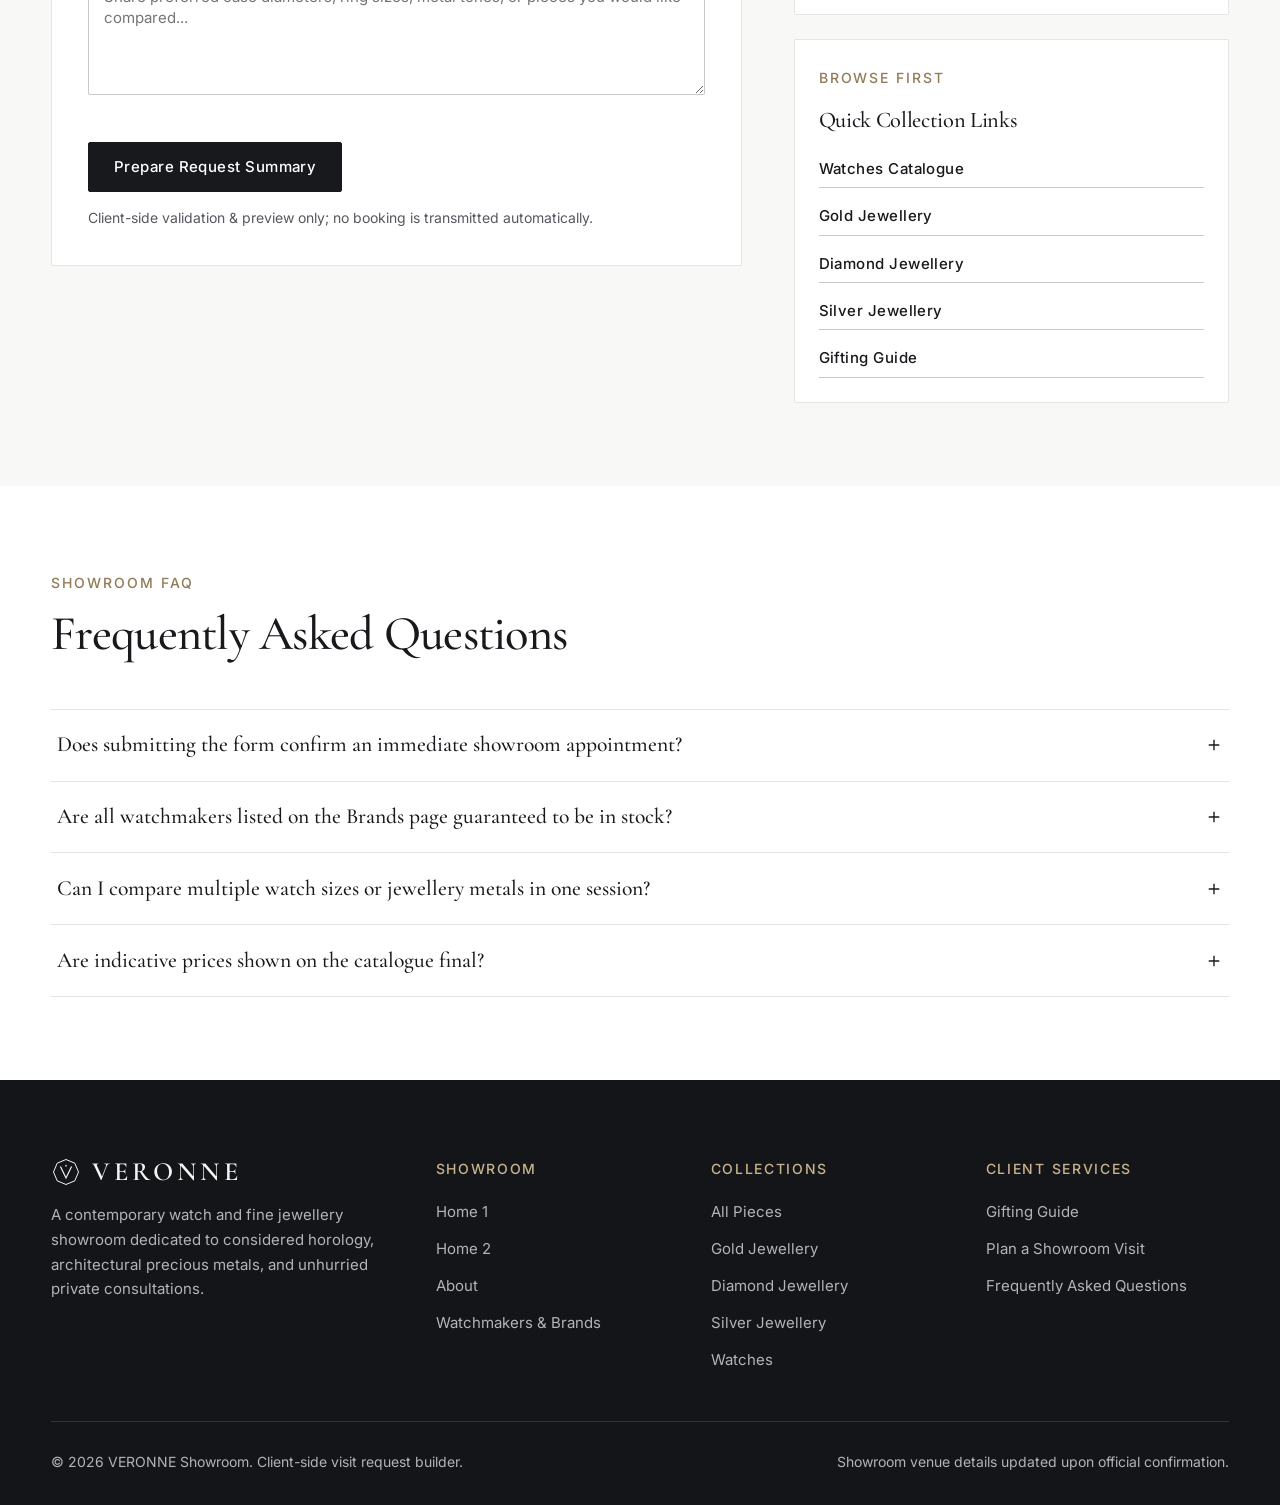
<file: pages/contact.html>
<!DOCTYPE html>
<html lang="en" dir="ltr" data-theme="light">
<head>
  <meta charset="UTF-8">
  <meta name="viewport" content="width=device-width, initial-scale=1.0">
  <meta name="site-root" content="..">
  <title>Contact &amp; Showroom Visit | VERONNE</title>
  <meta name="description" content="Prepare a showroom visit or piece enquiry at VERONNE. Review, edit, copy, or download your consultation request.">
  <link rel="icon" type="image/svg+xml" href="../assets/icons/favicon.svg">
  <link rel="preconnect" href="https://fonts.googleapis.com">
  <link rel="preconnect" href="https://fonts.gstatic.com" crossorigin>
  <link href="https://fonts.googleapis.com/css2?family=Cormorant+Garamond:ital,wght@0,400;0,500;0,600;1,400&family=Inter:wght@400;500;600&display=swap" rel="stylesheet">
  <script>
    (function () {
      try {
        var t = localStorage.getItem('veronne_theme');
        var d = localStorage.getItem('veronne_dir');
        if (t === 'dark' || t === 'light') document.documentElement.setAttribute('data-theme', t);
        if (d === 'rtl' || d === 'ltr') document.documentElement.setAttribute('dir', d);
      } catch (e) {}
    })();
  </script>
  <link rel="stylesheet" href="../assets/css/style.css?v=1.4">
  <link rel="stylesheet" href="../assets/css/dark-mode.css?v=1.4">
  <link rel="stylesheet" href="../assets/css/rtl.css?v=1.4">
  <link rel="stylesheet" href="../assets/css/products.css?v=1.4">
</head>
<body>
  <header class="site-header">
    <div class="container site-header__inner">
      <a class="brand-mark" href="../index.html" aria-label="VERONNE Home">
        <svg class="brand-mark__icon" viewBox="0 0 48 48" fill="none" aria-hidden="true">
          <polygon points="24,4 38.1,9.9 44,24 38.1,38.1 24,44 9.9,38.1 4,24 9.9,9.9" stroke="currentColor" stroke-width="1.6"/>
          <polygon points="24,9 34.6,13.4 39,24 34.6,34.6 24,39 13.4,34.6 9,24 13.4,13.4" stroke="currentColor" stroke-width="0.75" opacity="0.45"/>
          <path d="M15.5 16L24 33.5L32.5 16" stroke="currentColor" stroke-width="1.9" stroke-linecap="square" stroke-linejoin="miter"/>
          <circle cx="24" cy="14" r="1.6" fill="#927B57"/>
        </svg>
        <span class="brand-mark__wordmark">VERONNE</span>
      </a>

      <nav class="desktop-nav" aria-label="Primary Navigation">
        <div class="nav-dropdown">
          <button type="button" class="nav-dropdown__trigger" aria-expanded="false" aria-haspopup="true">
            <span>Home</span>
            <svg class="nav-dropdown__chevron" viewBox="0 0 24 24" fill="none" stroke="currentColor" stroke-width="1.8" aria-hidden="true"><path d="M6 9l6 6 6-6"/></svg>
          </button>
          <div class="nav-dropdown__menu" role="menu">
            <a class="nav-dropdown__item" href="../index.html" role="menuitem">Home 1</a>
            <a class="nav-dropdown__item" href="./home2.html" role="menuitem">Home 2</a>
          </div>
        </div>
        <a class="nav-link" href="./about.html">About</a>
        <a class="nav-link" href="./products.html">Products</a>
        <a class="nav-link" href="./brands.html">Brands</a>
        <a class="nav-link" href="./gifting.html">Gifting</a>
        <a class="nav-link" href="./contact.html" aria-current="page">Contact</a>
      </nav>

      <div class="header-actions">
        <button type="button" class="utility-btn utility-btn--icon js-theme-toggle" aria-pressed="false" aria-label="Switch to dark mode">
          <svg class="icon-moon" viewBox="0 0 24 24" fill="none" stroke="currentColor" stroke-width="1.7" aria-hidden="true"><path d="M21 12.79A9 9 0 1 1 11.21 3a7 7 0 0 0 9.79 9.79z"/></svg>
          <svg class="icon-sun" viewBox="0 0 24 24" fill="none" stroke="currentColor" stroke-width="1.7" style="display:none;" aria-hidden="true"><circle cx="12" cy="12" r="4"/><path d="M12 2v2M12 20v2M4.93 4.93l1.41 1.41M17.66 17.66l1.41 1.41M2 12h2M20 12h2M6.34 17.66l-1.41 1.41M19.07 4.93l-1.41 1.41"/></svg>
        </button>
        <button type="button" class="utility-btn js-dir-toggle" aria-pressed="false" aria-label="Switch text direction to RTL">
          <span class="js-dir-label">RTL</span>
        </button>
        <a class="btn btn--primary header-cta" href="./contact.html">Visit Showroom</a>
      </div>

      <button type="button" class="hamburger-btn" id="mobileMenuOpen" aria-label="Open navigation menu" aria-expanded="false" aria-controls="mobileDrawer">
        <svg viewBox="0 0 24 24" fill="none" stroke="currentColor" stroke-width="1.8" aria-hidden="true"><path d="M4 7h16M4 12h16M4 17h16"/></svg>
      </button>
    </div>
  </header>

  <div class="drawer-backdrop" id="drawerBackdrop" aria-hidden="true"></div>
  <aside class="mobile-drawer" id="mobileDrawer" aria-label="Mobile Navigation" aria-hidden="true">
    <div class="mobile-drawer__head">
      <a class="brand-mark" href="../index.html">
        <svg class="brand-mark__icon" viewBox="0 0 48 48" fill="none" aria-hidden="true">
          <polygon points="24,4 38.1,9.9 44,24 38.1,38.1 24,44 9.9,38.1 4,24 9.9,9.9" stroke="currentColor" stroke-width="1.6"/>
          <path d="M15.5 16L24 33.5L32.5 16" stroke="currentColor" stroke-width="1.9" stroke-linecap="square"/>
          <circle cx="24" cy="14" r="1.6" fill="#927B57"/>
        </svg>
        <span class="brand-mark__wordmark">VERONNE</span>
      </a>
      <button type="button" class="drawer-close-btn" id="mobileMenuClose" aria-label="Close navigation menu">
        <svg viewBox="0 0 24 24" fill="none" stroke="currentColor" stroke-width="1.8" aria-hidden="true"><path d="M18 6L6 18M6 6l12 12"/></svg>
      </button>
    </div>
    <div class="mobile-drawer__body">
      <nav class="mobile-nav-list" aria-label="Mobile Menu">
        <span class="mobile-nav-group-label">Home</span>
        <a class="mobile-nav-link" href="../index.html">Home 1</a>
        <a class="mobile-nav-link" href="./home2.html">Home 2</a>
        <span class="mobile-nav-group-label">Explore</span>
        <a class="mobile-nav-link" href="./about.html">About</a>
        <a class="mobile-nav-link" href="./products.html">Products</a>
        <a class="mobile-nav-link" href="./brands.html">Brands</a>
        <a class="mobile-nav-link" href="./gifting.html">Gifting</a>
        <a class="mobile-nav-link" href="./contact.html" aria-current="page">Contact</a>
      </nav>
      <a class="btn btn--primary" href="./contact.html">Visit Showroom</a>
      <div class="mobile-drawer__utilities">
        <button type="button" class="utility-btn utility-btn--icon js-theme-toggle" aria-pressed="false">
          <svg class="icon-moon" viewBox="0 0 24 24" fill="none" stroke="currentColor" stroke-width="1.7" aria-hidden="true"><path d="M21 12.79A9 9 0 1 1 11.21 3a7 7 0 0 0 9.79 9.79z"/></svg>
          <svg class="icon-sun" viewBox="0 0 24 24" fill="none" stroke="currentColor" stroke-width="1.7" style="display:none;" aria-hidden="true"><circle cx="12" cy="12" r="4"/><path d="M12 2v2M12 20v2M4.93 4.93l1.41 1.41M17.66 17.66l1.41 1.41M2 12h2M20 12h2M6.34 17.66l-1.41 1.41M19.07 4.93l-1.41 1.41"/></svg>
        </button>
        <button type="button" class="utility-btn js-dir-toggle" aria-pressed="false">
          <span class="js-dir-label">RTL</span>
        </button>
      </div>
    </div>
  </aside>

  <main>
    <section class="page-hero">
      <div class="container page-hero__grid">
        <div class="page-hero__copy">
          <span class="eyebrow">Private Salon &amp; Enquiries</span>
          <h1 class="display-xl">Plan Your Showroom Visit</h1>
          <p class="lead">
            Prepare a viewing request for watches, engagement rings, or fine jewellery. Review your summary below, edit details, and copy or download your prepared brief.
          </p>
        </div>
        <div class="media-frame ratio-4-3">
          <img src="../assets/images/lifestyle/editorial-watch-book.jpg" alt="Luxury wristwatch displayed in warm study lighting beside open editorial volume" width="1600" height="1280">
        </div>
      </div>
    </section>

    <!-- Aligned with site gutters: Contact Form + Showroom Visit Information -->
    <section class="section">
      <div class="container">
        <div class="section-head" style="margin-bottom:2rem;">
          <div class="section-head__copy">
            <span class="eyebrow">Visit Request Builder</span>
            <h2 class="display-lg">Prepare a Consultation Request</h2>
            <p class="lead">
              This static website validates and formats your consultation request locally for review—it does not transmit data to a live booking server.
            </p>
          </div>
        </div>

        <div class="contact-layout">
          <div class="contact-panel">
            <form id="visitEnquiryForm" novalidate>
              <div class="form-grid">
                <div class="form-field">
                  <label class="form-label" for="visitName">Full Name <span class="form-label__req">*</span></label>
                  <input class="form-input" type="text" id="visitName" name="fullName" autocomplete="name" placeholder="Your full name" required>
                  <span class="form-error" aria-live="polite"></span>
                </div>

                <div class="form-field">
                  <label class="form-label" for="visitEmail">Email Address <span class="form-label__req">*</span></label>
                  <input class="form-input" type="email" id="visitEmail" name="email" autocomplete="email" placeholder="name@example.com" required>
                  <span class="form-error" aria-live="polite"></span>
                </div>

                <div class="form-field">
                  <label class="form-label" for="visitPhone">Telephone <span class="form-label__req">*</span></label>
                  <input class="form-input" type="tel" id="visitPhone" name="phone" autocomplete="tel" placeholder="+91 98000 00000" required>
                  <span class="form-error" aria-live="polite"></span>
                </div>

                <div class="form-field">
                  <label class="form-label" for="visitCategory">Product Category <span class="form-label__req">*</span></label>
                  <select id="visitCategory" name="category" data-v-select required>
                    <option value="all">All Collections</option>
                    <option value="gold">Gold Jewellery</option>
                    <option value="diamonds">Diamond Jewellery</option>
                    <option value="silver">Silver Jewellery</option>
                    <option value="watches">Watches</option>
                  </select>
                  <span class="form-error" aria-live="polite"></span>
                </div>

                <div class="form-field">
                  <label class="form-label" for="visitProduct">Product Interest</label>
                  <select id="visitProduct" name="productInterest" data-v-select>
                    <option value="General Collection Viewing">General Collection Viewing</option>
                  </select>
                  <span class="form-error" aria-live="polite"></span>
                </div>

                <div class="form-field">
                  <label class="form-label" for="visitBrand">Preferred Brand (Where Applicable)</label>
                  <select id="visitBrand" name="preferredBrand" data-v-select>
                    <option value="No brand preference">No brand preference / Jewellery selection</option>
                  </select>
                  <span class="form-error" aria-live="polite"></span>
                </div>

                <div class="form-field">
                  <label class="form-label" for="visitPurpose">Purpose of Visit <span class="form-label__req">*</span></label>
                  <select id="visitPurpose" name="purpose" data-v-select required>
                    <option value="">Select purpose...</option>
                    <option value="Private Viewing">Private Viewing</option>
                    <option value="Timepiece Consultation">Timepiece Consultation</option>
                    <option value="Jewellery Styling">Jewellery Styling</option>
                    <option value="Bridal &amp; Engagement Selection">Bridal &amp; Engagement Selection</option>
                    <option value="Gifting Consultation">Gifting Consultation</option>
                    <option value="Collection Discovery">Collection Discovery</option>
                  </select>
                  <span class="form-error" aria-live="polite"></span>
                </div>

                <div class="form-field">
                  <label class="form-label" for="visitDate">Preferred Date <span class="form-label__req">*</span></label>
                  <input class="form-input" type="date" id="visitDate" name="preferredDate" required>
                  <span class="form-error" aria-live="polite"></span>
                </div>

                <div class="form-field">
                  <label class="form-label" for="visitTime">Preferred Time <span class="form-label__req">*</span></label>
                  <input class="form-input" type="time" id="visitTime" name="preferredTime" value="14:30" required>
                  <span class="form-error" aria-live="polite"></span>
                </div>

                <div class="form-field form-field--full">
                  <label class="form-label" for="visitNotes">Additional Notes</label>
                  <textarea class="form-textarea" id="visitNotes" name="notes" placeholder="Share preferred case diameters, ring sizes, metal tones, or pieces you would like compared..."></textarea>
                  <span class="form-error" aria-live="polite"></span>
                </div>
              </div>

              <div style="margin-top:1.5rem;display:flex;flex-wrap:wrap;gap:0.85rem;align-items:center;">
                <button type="submit" class="btn btn--primary">Prepare Request Summary</button>
                <span style="font-size:0.875rem;color:var(--text-secondary);">Client-side validation &amp; preview only; no booking is transmitted automatically.</span>
              </div>
            </form>

            <!-- Prepared Request Review Panel -->
            <div class="request-summary-card" id="requestSummaryCard" hidden aria-live="polite">
              <span class="eyebrow">Prepared Enquiry Preview</span>
              <h3 class="display-sm">Review Your Showroom Request</h3>
              <p style="margin-top:0.5rem;color:var(--text-secondary);">
                Your details have been compiled below. You may edit your inputs, copy the formatted text, or download a local copy—no remote reservation has been booked.
              </p>
              <div class="request-summary-grid" id="requestSummaryGrid"></div>
              <div style="display:flex;flex-wrap:wrap;gap:0.75rem;align-items:center;">
                <button type="button" class="btn btn--primary" id="copyRequestBtn">Copy Request</button>
                <button type="button" class="btn btn--accent" id="downloadRequestBtn">Download .TXT</button>
                <button type="button" class="btn btn--outline" id="editRequestBtn">Edit Request</button>
              </div>
              <p id="copyFeedback" style="margin-top:0.75rem;font-size:0.875rem;color:var(--accent);" aria-live="polite"></p>
            </div>
          </div>

          <aside class="contact-sidebar">
            <div class="info-box">
              <span class="eyebrow">Showroom Information</span>
              <h3>Salon Details</h3>
              <p style="color:var(--text-secondary);">
                Exact showroom street address, direct salon telephone number, and daily operating hours will be published here upon final venue confirmation.
              </p>
              <p style="color:var(--text-secondary);">
                Use the request builder alongside to prepare your preferred pieces, date, and sizing notes ahead of personal confirmation.
              </p>
            </div>

            <div class="info-box">
              <span class="eyebrow">Before You Visit</span>
              <h3>What to Consider</h3>
              <ul class="split-feature__list" style="margin-top:0.25rem;">
                <li>Note comfortable wristwatch case diameters (for example, 36mm dress vs. 40–41mm sport).</li>
                <li>Bring an existing ring if checking sizing or pairing a wedding band alongside an engagement solitaire.</li>
                <li>Compare yellow, rose, and white metal tones against natural daylight during your session.</li>
              </ul>
            </div>

            <div class="info-box">
              <span class="eyebrow">Browse First</span>
              <h3>Quick Collection Links</h3>
              <div style="display:flex;flex-direction:column;gap:0.65rem;margin-top:0.75rem;">
                <a class="text-link" href="./products.html?category=watches">Watches Catalogue</a>
                <a class="text-link" href="./products.html?category=gold">Gold Jewellery</a>
                <a class="text-link" href="./products.html?category=diamonds">Diamond Jewellery</a>
                <a class="text-link" href="./products.html?category=silver">Silver Jewellery</a>
                <a class="text-link" href="./gifting.html">Gifting Guide</a>
              </div>
            </div>
          </aside>
        </div>
      </div>
    </section>

    <!-- FAQ Section -->
    <section class="section section--surface" id="faq">
      <div class="container">
        <div class="section-head">
          <div class="section-head__copy">
            <span class="eyebrow">Showroom FAQ</span>
            <h2 class="display-lg">Frequently Asked Questions</h2>
          </div>
        </div>

        <div class="faq-list">
          <div class="faq-item">
            <button type="button" class="faq-trigger" aria-expanded="false" aria-controls="faq-1">
              <span>Does submitting the form confirm an immediate showroom appointment?</span>
              <svg viewBox="0 0 24 24" fill="none" stroke="currentColor" stroke-width="1.8" aria-hidden="true"><path d="M12 5v14M5 12h14"/></svg>
            </button>
            <div class="faq-panel" id="faq-1" hidden>
              <p>No. This static storefront builds and validates a structured enquiry preview that you can review, copy, or download locally. Actual appointment times and piece availability are confirmed directly once submitted to the showroom team.</p>
            </div>
          </div>

          <div class="faq-item">
            <button type="button" class="faq-trigger" aria-expanded="false" aria-controls="faq-2">
              <span>Are all watchmakers listed on the Brands page guaranteed to be in stock?</span>
              <svg viewBox="0 0 24 24" fill="none" stroke="currentColor" stroke-width="1.8" aria-hidden="true"><path d="M12 5v14M5 12h14"/></svg>
            </button>
            <div class="faq-panel" id="faq-2" hidden>
              <p>The Brands page provides editorial discovery across celebrated Swiss and Japanese watchmakers. Specific references and current viewing availability are always verified on enquiry before your visit.</p>
            </div>
          </div>

          <div class="faq-item">
            <button type="button" class="faq-trigger" aria-expanded="false" aria-controls="faq-3">
              <span>Can I compare multiple watch sizes or jewellery metals in one session?</span>
              <svg viewBox="0 0 24 24" fill="none" stroke="currentColor" stroke-width="1.8" aria-hidden="true"><path d="M12 5v14M5 12h14"/></svg>
            </button>
            <div class="faq-panel" id="faq-3" hidden>
              <p>Yes. Mention any reference IDs, case diameters, or metal tones in the Additional Notes field so comparable pieces can be prepared side by side.</p>
            </div>
          </div>

          <div class="faq-item">
            <button type="button" class="faq-trigger" aria-expanded="false" aria-controls="faq-4">
              <span>Are indicative prices shown on the catalogue final?</span>
              <svg viewBox="0 0 24 24" fill="none" stroke="currentColor" stroke-width="1.8" aria-hidden="true"><path d="M12 5v14M5 12h14"/></svg>
            </button>
            <div class="faq-panel" id="faq-4" hidden>
              <p>All catalogue prices are indicative figures for planning and budget comparison. Final pricing depends on exact sizing, stone specifications, and prevailing showroom quotes.</p>
            </div>
          </div>
        </div>
      </div>
    </section>
  </main>

  <footer class="site-footer">
    <div class="container">
      <div class="footer-grid">
        <div class="footer-brand">
          <a class="brand-mark" href="../index.html">
            <svg class="brand-mark__icon" viewBox="0 0 48 48" fill="none" aria-hidden="true">
              <polygon points="24,4 38.1,9.9 44,24 38.1,38.1 24,44 9.9,38.1 4,24 9.9,9.9" stroke="currentColor" stroke-width="1.6"/>
              <path d="M15.5 16L24 33.5L32.5 16" stroke="currentColor" stroke-width="1.9" stroke-linecap="square"/>
              <circle cx="24" cy="14" r="1.6" fill="#C8B38D"/>
            </svg>
            <span class="brand-mark__wordmark">VERONNE</span>
          </a>
          <p class="footer-brand__desc">
            A contemporary watch and fine jewellery showroom dedicated to considered horology, architectural precious metals, and unhurried private consultations.
          </p>
        </div>
        <div>
          <h3 class="footer-col__title">Showroom</h3>
          <ul class="footer-links">
            <li><a href="../index.html">Home 1</a></li>
            <li><a href="./home2.html">Home 2</a></li>
            <li><a href="./about.html">About</a></li>
            <li><a href="./brands.html">Watchmakers &amp; Brands</a></li>
          </ul>
        </div>
        <div>
          <h3 class="footer-col__title">Collections</h3>
          <ul class="footer-links">
            <li><a href="./products.html">All Pieces</a></li>
            <li><a href="./products.html?category=gold">Gold Jewellery</a></li>
            <li><a href="./products.html?category=diamonds">Diamond Jewellery</a></li>
            <li><a href="./products.html?category=silver">Silver Jewellery</a></li>
            <li><a href="./products.html?category=watches">Watches</a></li>
          </ul>
        </div>
        <div>
          <h3 class="footer-col__title">Client Services</h3>
          <ul class="footer-links">
            <li><a href="./gifting.html">Gifting Guide</a></li>
            <li><a href="./contact.html">Plan a Showroom Visit</a></li>
            <li><a href="./contact.html#faq">Frequently Asked Questions</a></li>
          </ul>
        </div>
      </div>

      <div class="footer-bottom">
        <span>&copy; 2026 VERONNE Showroom. Client-side visit request builder.</span>
        <span>Showroom venue details updated upon official confirmation.</span>
      </div>
    </div>
  </footer>

  <button type="button" class="back-to-top" id="backToTop" aria-label="Back to top">
    <svg viewBox="0 0 24 24" fill="none" stroke="currentColor" stroke-width="1.8" aria-hidden="true"><path d="M12 19V5M5 12l7-7 7 7"/></svg>
  </button>

  <script src="../assets/js/site-config.js?v=1.4"></script>
  <script src="../assets/js/products-data.js?v=1.4"></script>
  <script src="../assets/js/brands-data.js?v=1.4"></script>
  <script src="../assets/js/main.js?v=1.4"></script>
  <script src="../assets/js/visit-form.js?v=1.4"></script>
</body>
</html>
</file>
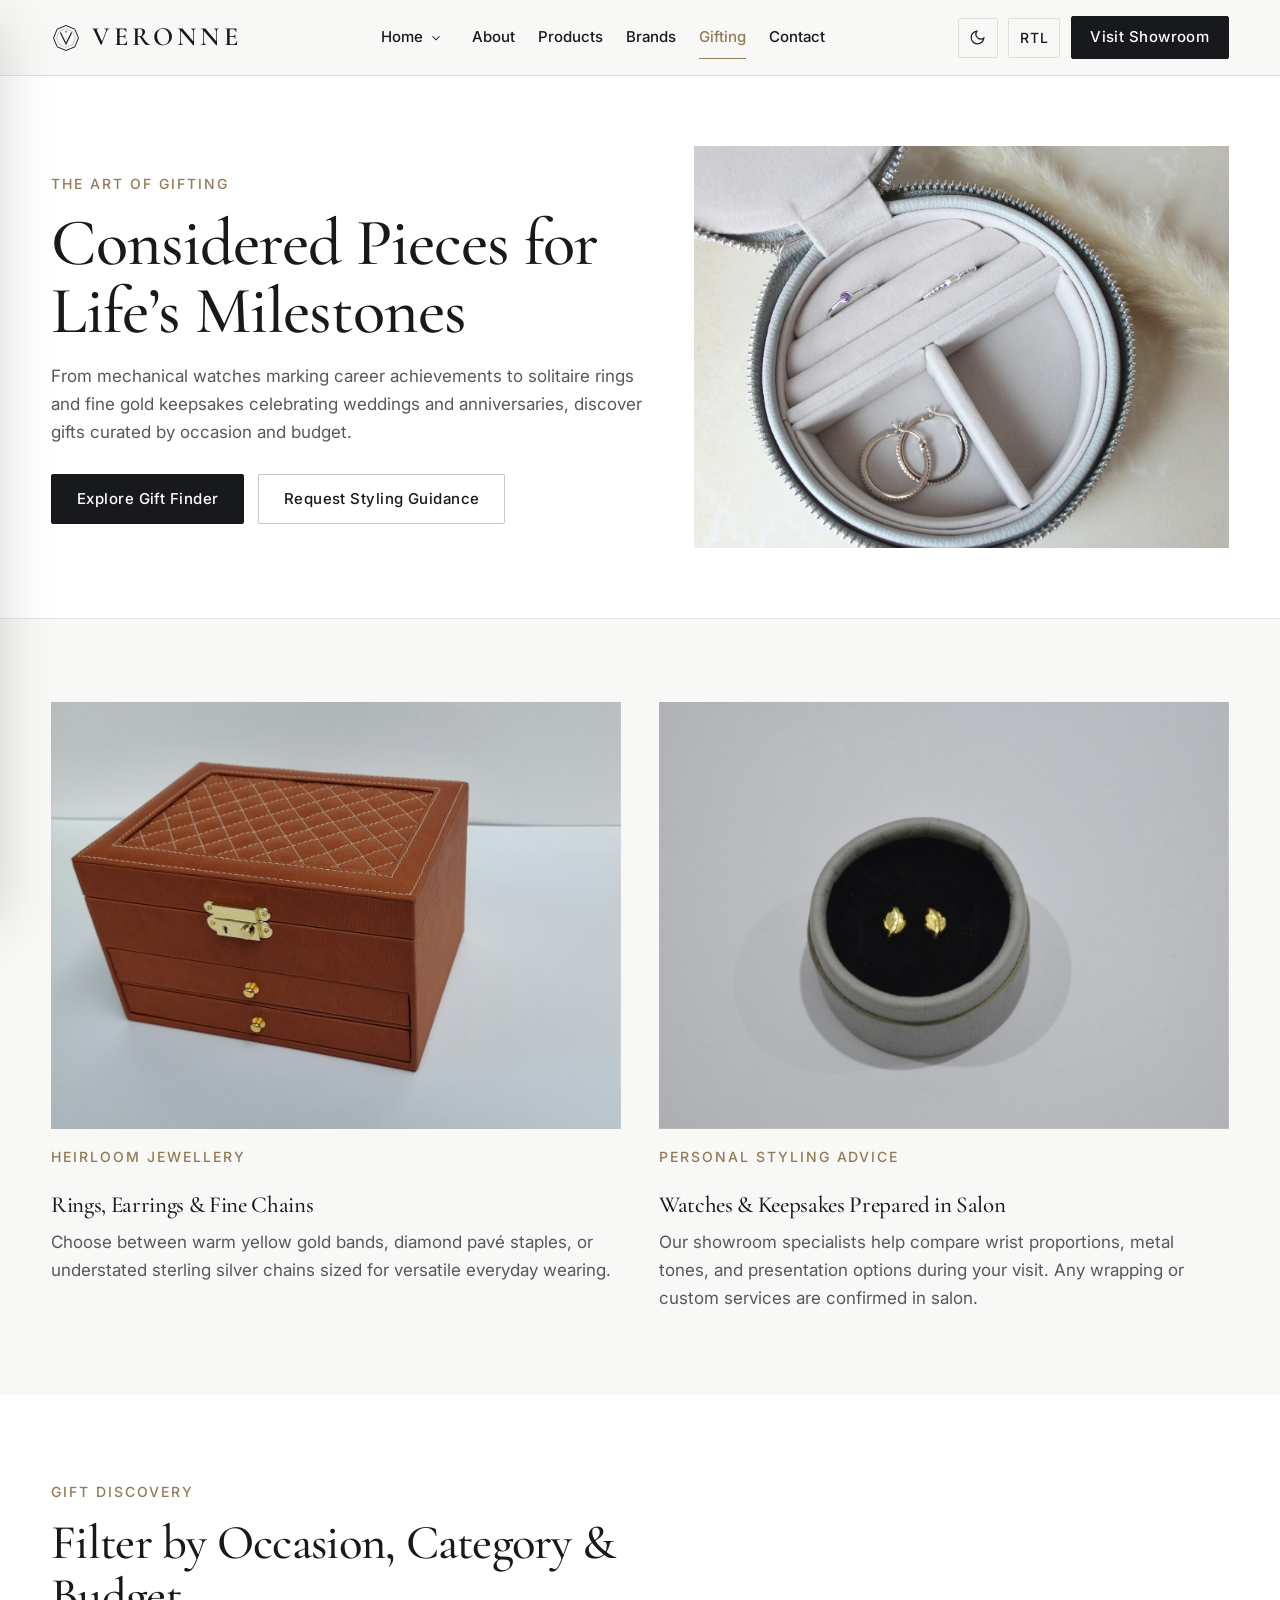
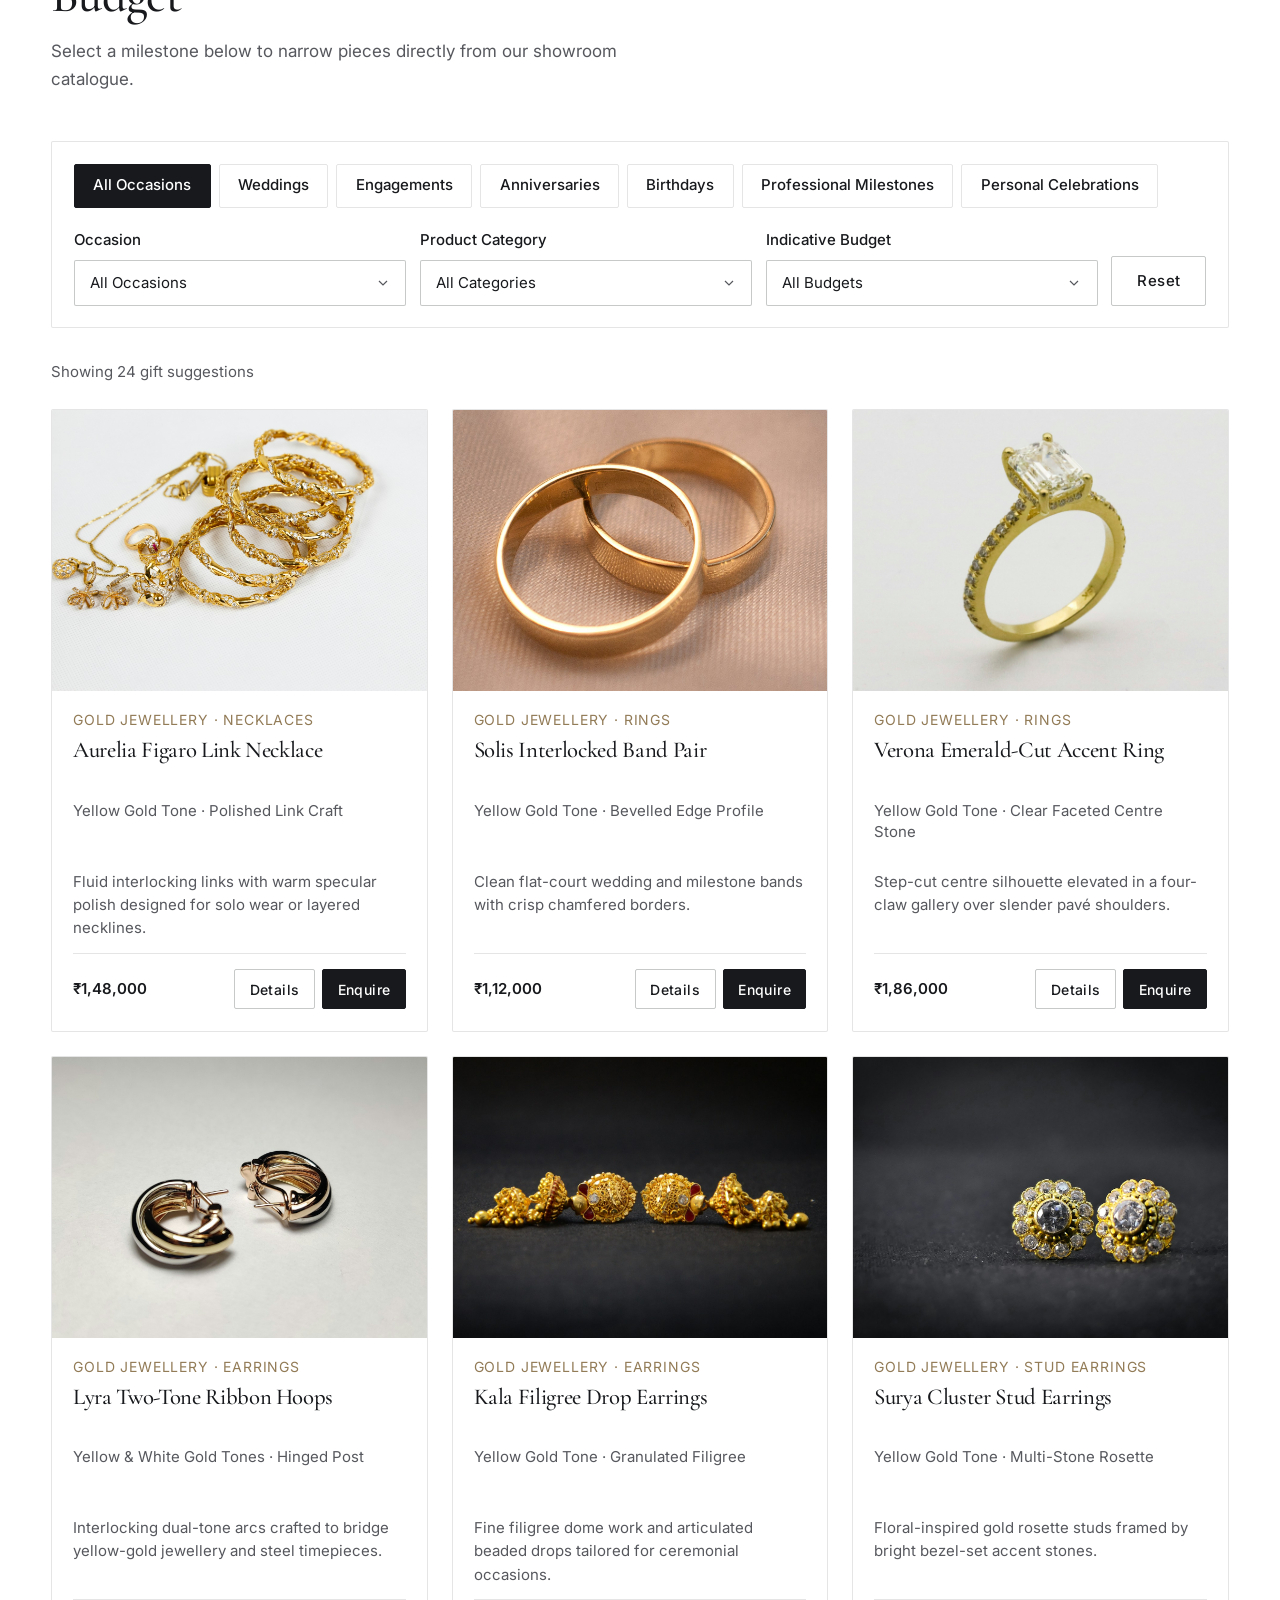
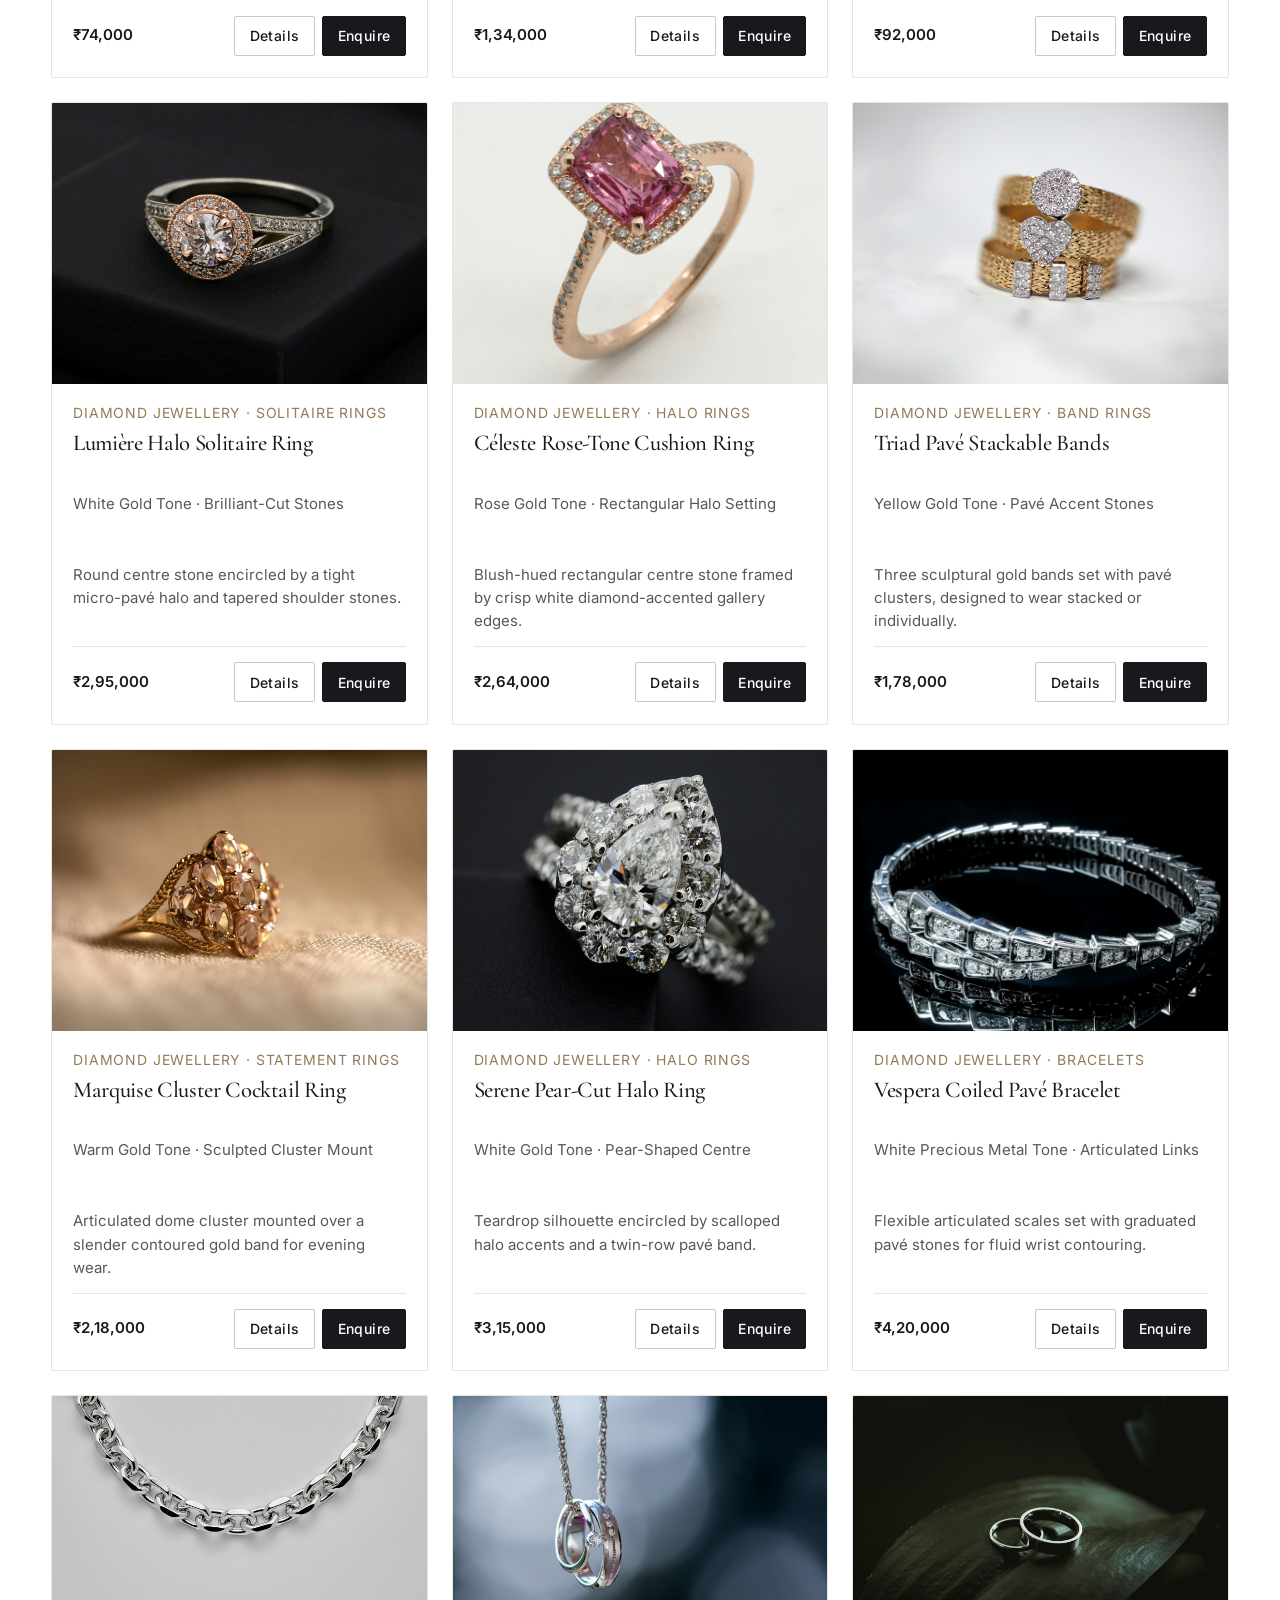
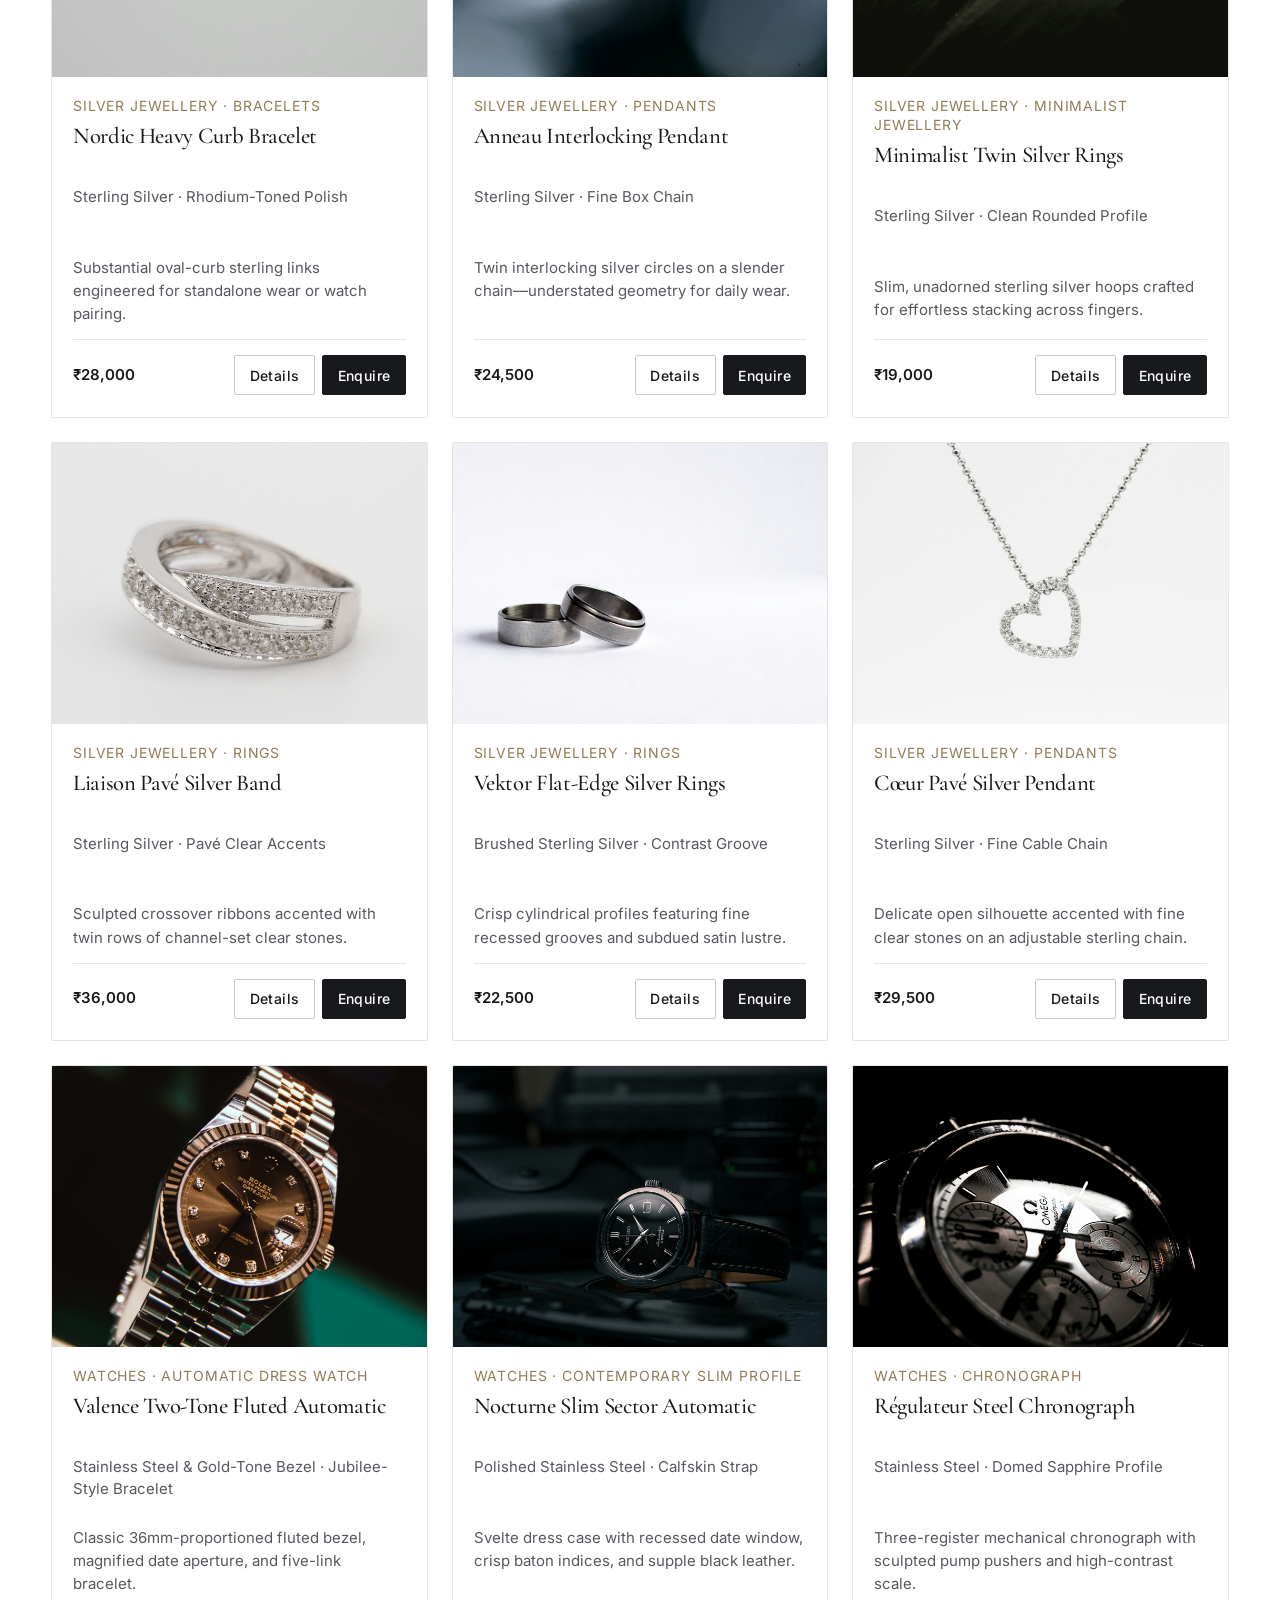
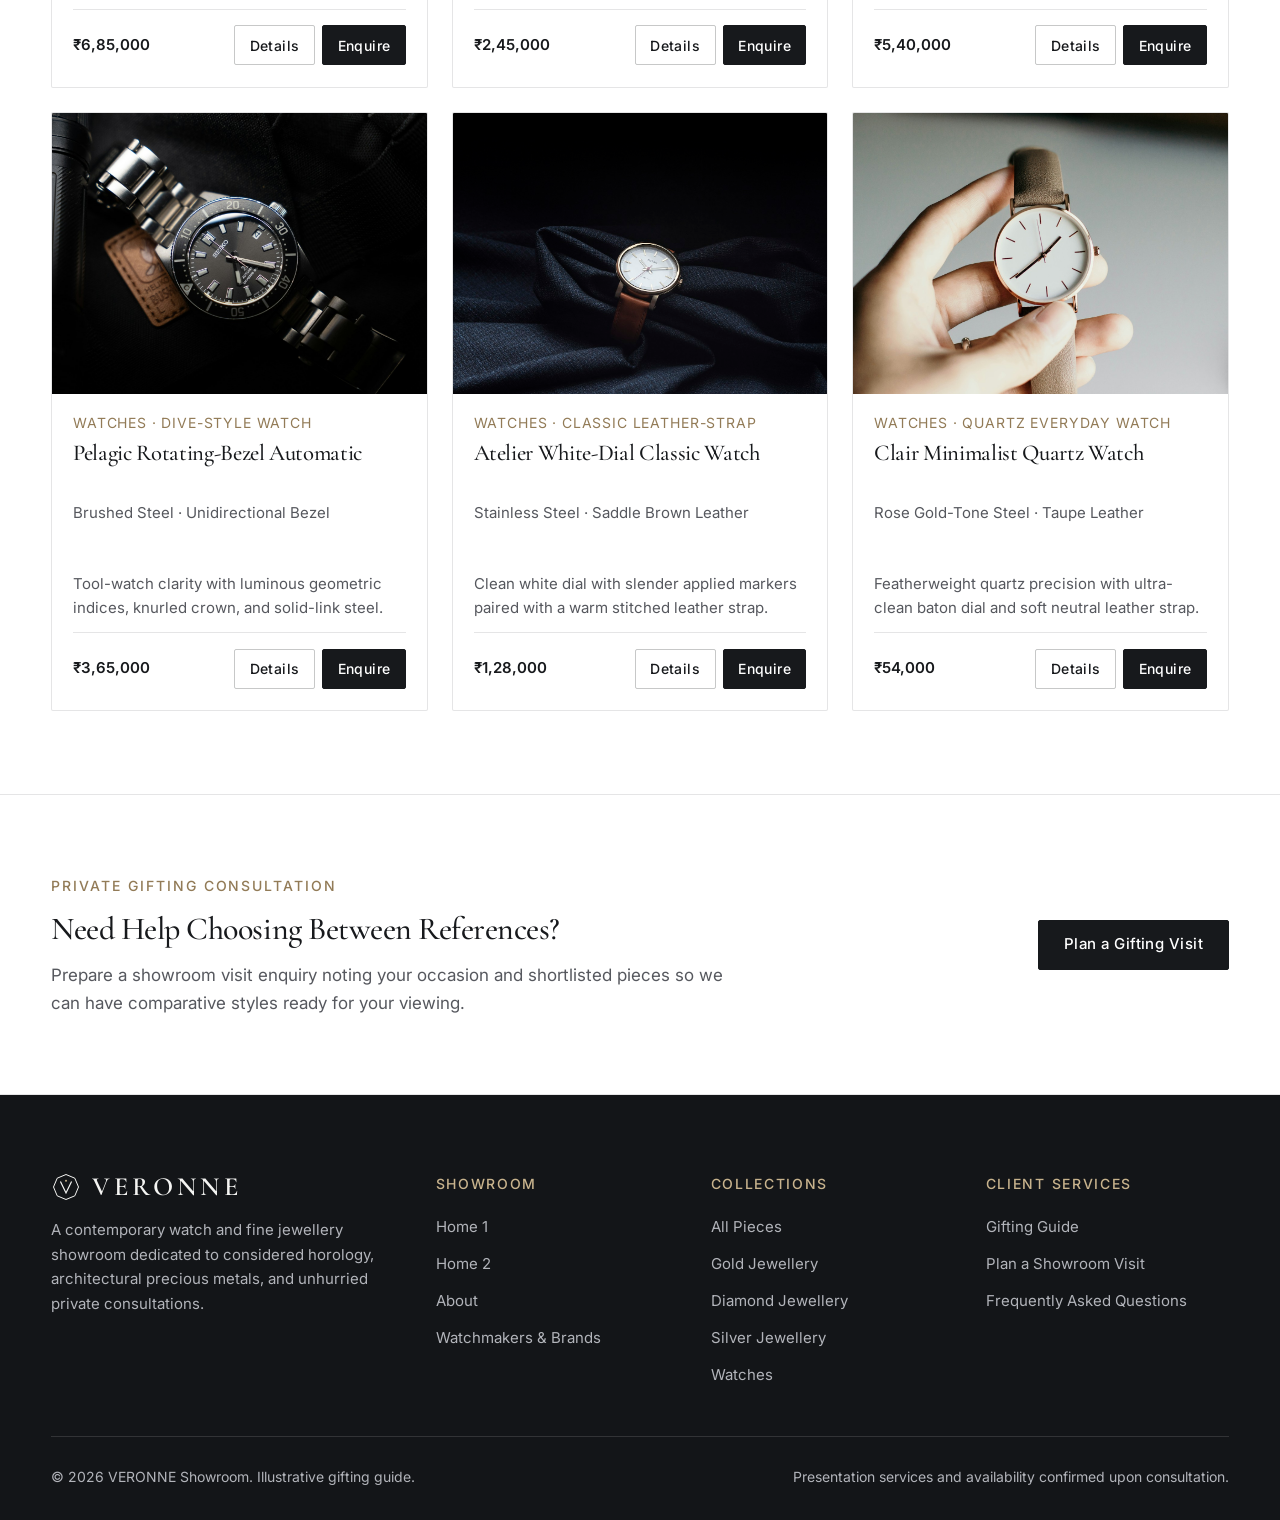
<file: pages/gifting.html>
<!DOCTYPE html>
<html lang="en" dir="ltr" data-theme="light">
<head>
  <meta charset="UTF-8">
  <meta name="viewport" content="width=device-width, initial-scale=1.0">
  <meta name="site-root" content="..">
  <title>Meaningful Gifting | VERONNE</title>
  <meta name="description" content="Explore watch and fine jewellery gifts by occasion, category, and indicative budget at VERONNE Showroom.">
  <link rel="icon" type="image/svg+xml" href="../assets/icons/favicon.svg">
  <link rel="preconnect" href="https://fonts.googleapis.com">
  <link rel="preconnect" href="https://fonts.gstatic.com" crossorigin>
  <link href="https://fonts.googleapis.com/css2?family=Cormorant+Garamond:ital,wght@0,400;0,500;0,600;1,400&family=Inter:wght@400;500;600&display=swap" rel="stylesheet">
  <script>
    (function () {
      try {
        var t = localStorage.getItem('veronne_theme');
        var d = localStorage.getItem('veronne_dir');
        if (t === 'dark' || t === 'light') document.documentElement.setAttribute('data-theme', t);
        if (d === 'rtl' || d === 'ltr') document.documentElement.setAttribute('dir', d);
      } catch (e) {}
    })();
  </script>
  <link rel="stylesheet" href="../assets/css/style.css?v=1.4">
  <link rel="stylesheet" href="../assets/css/dark-mode.css?v=1.4">
  <link rel="stylesheet" href="../assets/css/rtl.css?v=1.4">
  <link rel="stylesheet" href="../assets/css/products.css?v=1.4">
</head>
<body>
  <header class="site-header">
    <div class="container site-header__inner">
      <a class="brand-mark" href="../index.html" aria-label="VERONNE Home">
        <svg class="brand-mark__icon" viewBox="0 0 48 48" fill="none" aria-hidden="true">
          <polygon points="24,4 38.1,9.9 44,24 38.1,38.1 24,44 9.9,38.1 4,24 9.9,9.9" stroke="currentColor" stroke-width="1.6"/>
          <polygon points="24,9 34.6,13.4 39,24 34.6,34.6 24,39 13.4,34.6 9,24 13.4,13.4" stroke="currentColor" stroke-width="0.75" opacity="0.45"/>
          <path d="M15.5 16L24 33.5L32.5 16" stroke="currentColor" stroke-width="1.9" stroke-linecap="square" stroke-linejoin="miter"/>
          <circle cx="24" cy="14" r="1.6" fill="#927B57"/>
        </svg>
        <span class="brand-mark__wordmark">VERONNE</span>
      </a>

      <nav class="desktop-nav" aria-label="Primary Navigation">
        <div class="nav-dropdown">
          <button type="button" class="nav-dropdown__trigger" aria-expanded="false" aria-haspopup="true">
            <span>Home</span>
            <svg class="nav-dropdown__chevron" viewBox="0 0 24 24" fill="none" stroke="currentColor" stroke-width="1.8" aria-hidden="true"><path d="M6 9l6 6 6-6"/></svg>
          </button>
          <div class="nav-dropdown__menu" role="menu">
            <a class="nav-dropdown__item" href="../index.html" role="menuitem">Home 1</a>
            <a class="nav-dropdown__item" href="./home2.html" role="menuitem">Home 2</a>
          </div>
        </div>
        <a class="nav-link" href="./about.html">About</a>
        <a class="nav-link" href="./products.html">Products</a>
        <a class="nav-link" href="./brands.html">Brands</a>
        <a class="nav-link" href="./gifting.html" aria-current="page">Gifting</a>
        <a class="nav-link" href="./contact.html">Contact</a>
      </nav>

      <div class="header-actions">
        <button type="button" class="utility-btn utility-btn--icon js-theme-toggle" aria-pressed="false" aria-label="Switch to dark mode">
          <svg class="icon-moon" viewBox="0 0 24 24" fill="none" stroke="currentColor" stroke-width="1.7" aria-hidden="true"><path d="M21 12.79A9 9 0 1 1 11.21 3a7 7 0 0 0 9.79 9.79z"/></svg>
          <svg class="icon-sun" viewBox="0 0 24 24" fill="none" stroke="currentColor" stroke-width="1.7" style="display:none;" aria-hidden="true"><circle cx="12" cy="12" r="4"/><path d="M12 2v2M12 20v2M4.93 4.93l1.41 1.41M17.66 17.66l1.41 1.41M2 12h2M20 12h2M6.34 17.66l-1.41 1.41M19.07 4.93l-1.41 1.41"/></svg>
        </button>
        <button type="button" class="utility-btn js-dir-toggle" aria-pressed="false" aria-label="Switch text direction to RTL">
          <span class="js-dir-label">RTL</span>
        </button>
        <a class="btn btn--primary header-cta" href="./contact.html">Visit Showroom</a>
      </div>

      <button type="button" class="hamburger-btn" id="mobileMenuOpen" aria-label="Open navigation menu" aria-expanded="false" aria-controls="mobileDrawer">
        <svg viewBox="0 0 24 24" fill="none" stroke="currentColor" stroke-width="1.8" aria-hidden="true"><path d="M4 7h16M4 12h16M4 17h16"/></svg>
      </button>
    </div>
  </header>

  <div class="drawer-backdrop" id="drawerBackdrop" aria-hidden="true"></div>
  <aside class="mobile-drawer" id="mobileDrawer" aria-label="Mobile Navigation" aria-hidden="true">
    <div class="mobile-drawer__head">
      <a class="brand-mark" href="../index.html">
        <svg class="brand-mark__icon" viewBox="0 0 48 48" fill="none" aria-hidden="true">
          <polygon points="24,4 38.1,9.9 44,24 38.1,38.1 24,44 9.9,38.1 4,24 9.9,9.9" stroke="currentColor" stroke-width="1.6"/>
          <path d="M15.5 16L24 33.5L32.5 16" stroke="currentColor" stroke-width="1.9" stroke-linecap="square"/>
          <circle cx="24" cy="14" r="1.6" fill="#927B57"/>
        </svg>
        <span class="brand-mark__wordmark">VERONNE</span>
      </a>
      <button type="button" class="drawer-close-btn" id="mobileMenuClose" aria-label="Close navigation menu">
        <svg viewBox="0 0 24 24" fill="none" stroke="currentColor" stroke-width="1.8" aria-hidden="true"><path d="M18 6L6 18M6 6l12 12"/></svg>
      </button>
    </div>
    <div class="mobile-drawer__body">
      <nav class="mobile-nav-list" aria-label="Mobile Menu">
        <span class="mobile-nav-group-label">Home</span>
        <a class="mobile-nav-link" href="../index.html">Home 1</a>
        <a class="mobile-nav-link" href="./home2.html">Home 2</a>
        <span class="mobile-nav-group-label">Explore</span>
        <a class="mobile-nav-link" href="./about.html">About</a>
        <a class="mobile-nav-link" href="./products.html">Products</a>
        <a class="mobile-nav-link" href="./brands.html">Brands</a>
        <a class="mobile-nav-link" href="./gifting.html" aria-current="page">Gifting</a>
        <a class="mobile-nav-link" href="./contact.html">Contact</a>
      </nav>
      <a class="btn btn--primary" href="./contact.html">Visit Showroom</a>
      <div class="mobile-drawer__utilities">
        <button type="button" class="utility-btn utility-btn--icon js-theme-toggle" aria-pressed="false">
          <svg class="icon-moon" viewBox="0 0 24 24" fill="none" stroke="currentColor" stroke-width="1.7" aria-hidden="true"><path d="M21 12.79A9 9 0 1 1 11.21 3a7 7 0 0 0 9.79 9.79z"/></svg>
          <svg class="icon-sun" viewBox="0 0 24 24" fill="none" stroke="currentColor" stroke-width="1.7" style="display:none;" aria-hidden="true"><circle cx="12" cy="12" r="4"/><path d="M12 2v2M12 20v2M4.93 4.93l1.41 1.41M17.66 17.66l1.41 1.41M2 12h2M20 12h2M6.34 17.66l-1.41 1.41M19.07 4.93l-1.41 1.41"/></svg>
        </button>
        <button type="button" class="utility-btn js-dir-toggle" aria-pressed="false">
          <span class="js-dir-label">RTL</span>
        </button>
      </div>
    </div>
  </aside>

  <main>
    <section class="page-hero">
      <div class="container page-hero__grid">
        <div class="page-hero__copy">
          <span class="eyebrow">The Art of Gifting</span>
          <h1 class="display-xl">Considered Pieces for Life’s Milestones</h1>
          <p class="lead">
            From mechanical watches marking career achievements to solitaire rings and fine gold keepsakes celebrating weddings and anniversaries, discover gifts curated by occasion and budget.
          </p>
          <div class="page-hero__actions">
            <a class="btn btn--primary" href="#gift-finder">Explore Gift Finder</a>
            <a class="btn btn--outline" href="./contact.html?occasion=Gifting%20Consultation">Request Styling Guidance</a>
          </div>
        </div>
        <div class="media-frame ratio-4-3">
          <img src="../assets/images/gifting/gift-wedding-ringbox.jpg" alt="Pair of wedding bands arranged inside an ivory leather jewellery presentation box" width="1600" height="1067">
        </div>
      </div>
    </section>

    <!-- Gift Perspectives -->
    <section class="section">
      <div class="container editorial-diptych">
        <article class="editorial-plate" data-reveal>
          <div class="media-frame ratio-4-3">
            <img src="../assets/images/gifting/gift-quilted-case.jpg" alt="Quilted leather jewellery presentation chest with warm metallic clasp" width="1600" height="1002" loading="lazy">
          </div>
          <div class="editorial-plate__body">
            <span class="eyebrow">Heirloom Jewellery</span>
            <h2 class="display-sm">Rings, Earrings &amp; Fine Chains</h2>
            <p style="color:var(--text-secondary);">
              Choose between warm yellow gold bands, diamond pavé staples, or understated sterling silver chains sized for versatile everyday wearing.
            </p>
          </div>
        </article>

        <article class="editorial-plate" data-reveal>
          <div class="media-frame ratio-4-3">
            <img src="../assets/images/gifting/gift-studs-box.jpg" alt="Gold stud earrings presented inside a grey cylindrical jewellery box" width="1600" height="1070" loading="lazy">
          </div>
          <div class="editorial-plate__body">
            <span class="eyebrow">Personal Styling Advice</span>
            <h2 class="display-sm">Watches &amp; Keepsakes Prepared in Salon</h2>
            <p style="color:var(--text-secondary);">
              Our showroom specialists help compare wrist proportions, metal tones, and presentation options during your visit. Any wrapping or custom services are confirmed in salon.
            </p>
          </div>
        </article>
      </div>
    </section>

    <!-- Interactive Gift Discovery Connected to Products -->
    <section class="section section--surface" id="gift-finder">
      <div class="container">
        <div class="section-head">
          <div class="section-head__copy">
            <span class="eyebrow">Gift Discovery</span>
            <h2 class="display-lg">Filter by Occasion, Category &amp; Budget</h2>
            <p class="lead">
              Select a milestone below to narrow pieces directly from our showroom catalogue.
            </p>
          </div>
        </div>

        <div class="catalogue-toolbar">
          <div class="category-tabs" role="group" aria-label="Quick Occasion Selection">
            <button type="button" class="category-tab is-active" data-occasion-pick="all">All Occasions</button>
            <button type="button" class="category-tab" data-occasion-pick="Weddings">Weddings</button>
            <button type="button" class="category-tab" data-occasion-pick="Engagements">Engagements</button>
            <button type="button" class="category-tab" data-occasion-pick="Anniversaries">Anniversaries</button>
            <button type="button" class="category-tab" data-occasion-pick="Birthdays">Birthdays</button>
            <button type="button" class="category-tab" data-occasion-pick="Professional Milestones">Professional Milestones</button>
            <button type="button" class="category-tab" data-occasion-pick="Personal Celebrations">Personal Celebrations</button>
          </div>

          <div class="filter-controls-grid" style="grid-template-columns: repeat(3, minmax(0, 1fr)) auto;">
            <div class="form-field">
              <label class="form-label" for="giftOccasion">Occasion</label>
              <select id="giftOccasion" data-v-select>
                <option value="all">All Occasions</option>
                <option value="Weddings">Weddings</option>
                <option value="Engagements">Engagements</option>
                <option value="Anniversaries">Anniversaries</option>
                <option value="Birthdays">Birthdays</option>
                <option value="Professional Milestones">Professional Milestones</option>
                <option value="Personal Celebrations">Personal Celebrations</option>
              </select>
            </div>

            <div class="form-field">
              <label class="form-label" for="giftCategory">Product Category</label>
              <select id="giftCategory" data-v-select>
                <option value="all">All Categories</option>
                <option value="gold">Gold Jewellery</option>
                <option value="diamonds">Diamond Jewellery</option>
                <option value="silver">Silver Jewellery</option>
                <option value="watches">Watches</option>
              </select>
            </div>

            <div class="form-field">
              <label class="form-label" for="giftBudget">Indicative Budget</label>
              <select id="giftBudget" data-v-select>
                <option value="all">All Budgets</option>
                <option value="under-75k">Under ₹75,000</option>
                <option value="75k-200k">₹75,000 – ₹2,00,000</option>
                <option value="200k-500k">₹2,00,000 – ₹5,00,000</option>
                <option value="above-500k">Above ₹5,00,000</option>
              </select>
            </div>

            <div>
              <button type="button" class="btn btn--outline" id="giftClearBtn">Reset</button>
            </div>
          </div>
        </div>

        <div class="catalogue-status-bar">
          <p class="catalogue-count" id="giftingCount" aria-live="polite">Loading gift suggestions...</p>
        </div>

        <div class="product-grid" id="giftingGrid"></div>

        <div class="empty-state" id="giftingEmpty" hidden>
          <h3>No Gift Matches That Exact Combination</h3>
          <p>Try expanding the budget range or switching the category to explore additional showroom selections.</p>
          <button type="button" class="btn btn--primary" id="giftEmptyReset">Show All Gift Ideas</button>
        </div>
      </div>
    </section>

    <section class="invitation-band">
      <div class="container invitation-band__inner">
        <div class="invitation-band__copy">
          <span class="eyebrow">Private Gifting Consultation</span>
          <h2 class="display-md">Need Help Choosing Between References?</h2>
          <p class="lead">
            Prepare a showroom visit enquiry noting your occasion and shortlisted pieces so we can have comparative styles ready for your viewing.
          </p>
        </div>
        <a class="btn btn--primary" href="./contact.html?occasion=Gifting%20Consultation">Plan a Gifting Visit</a>
      </div>
    </section>
  </main>

  <footer class="site-footer">
    <div class="container">
      <div class="footer-grid">
        <div class="footer-brand">
          <a class="brand-mark" href="../index.html">
            <svg class="brand-mark__icon" viewBox="0 0 48 48" fill="none" aria-hidden="true">
              <polygon points="24,4 38.1,9.9 44,24 38.1,38.1 24,44 9.9,38.1 4,24 9.9,9.9" stroke="currentColor" stroke-width="1.6"/>
              <path d="M15.5 16L24 33.5L32.5 16" stroke="currentColor" stroke-width="1.9" stroke-linecap="square"/>
              <circle cx="24" cy="14" r="1.6" fill="#C8B38D"/>
            </svg>
            <span class="brand-mark__wordmark">VERONNE</span>
          </a>
          <p class="footer-brand__desc">
            A contemporary watch and fine jewellery showroom dedicated to considered horology, architectural precious metals, and unhurried private consultations.
          </p>
        </div>
        <div>
          <h3 class="footer-col__title">Showroom</h3>
          <ul class="footer-links">
            <li><a href="../index.html">Home 1</a></li>
            <li><a href="./home2.html">Home 2</a></li>
            <li><a href="./about.html">About</a></li>
            <li><a href="./brands.html">Watchmakers &amp; Brands</a></li>
          </ul>
        </div>
        <div>
          <h3 class="footer-col__title">Collections</h3>
          <ul class="footer-links">
            <li><a href="./products.html">All Pieces</a></li>
            <li><a href="./products.html?category=gold">Gold Jewellery</a></li>
            <li><a href="./products.html?category=diamonds">Diamond Jewellery</a></li>
            <li><a href="./products.html?category=silver">Silver Jewellery</a></li>
            <li><a href="./products.html?category=watches">Watches</a></li>
          </ul>
        </div>
        <div>
          <h3 class="footer-col__title">Client Services</h3>
          <ul class="footer-links">
            <li><a href="./gifting.html">Gifting Guide</a></li>
            <li><a href="./contact.html">Plan a Showroom Visit</a></li>
            <li><a href="./contact.html#faq">Frequently Asked Questions</a></li>
          </ul>
        </div>
      </div>

      <div class="footer-bottom">
        <span>&copy; 2026 VERONNE Showroom. Illustrative gifting guide.</span>
        <span>Presentation services and availability confirmed upon consultation.</span>
      </div>
    </div>
  </footer>

  <button type="button" class="back-to-top" id="backToTop" aria-label="Back to top">
    <svg viewBox="0 0 24 24" fill="none" stroke="currentColor" stroke-width="1.8" aria-hidden="true"><path d="M12 19V5M5 12l7-7 7 7"/></svg>
  </button>

  <script src="../assets/js/site-config.js?v=1.4"></script>
  <script src="../assets/js/products-data.js?v=1.4"></script>
  <script src="../assets/js/main.js?v=1.4"></script>
  <script src="../assets/js/product-details.js?v=1.4"></script>
  <script src="../assets/js/gifting.js?v=1.4"></script>
</body>
</html>
</file>
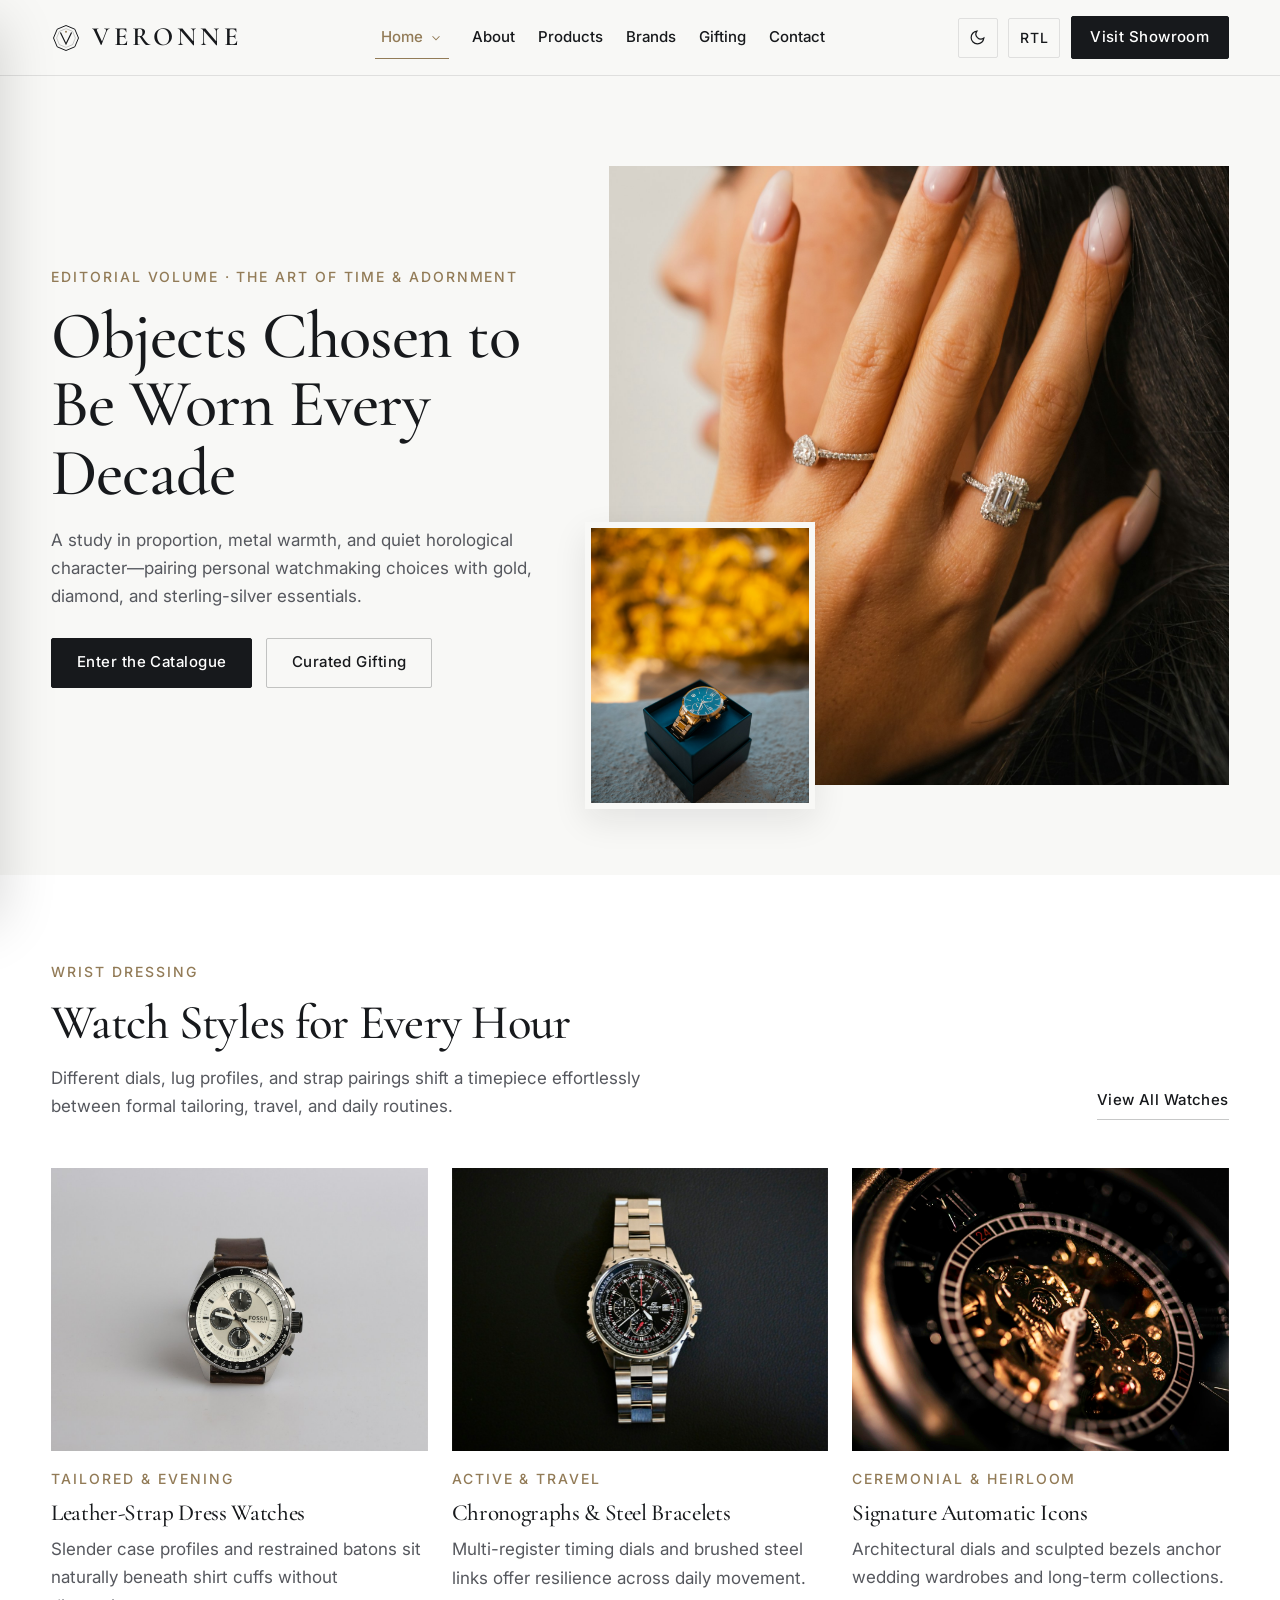
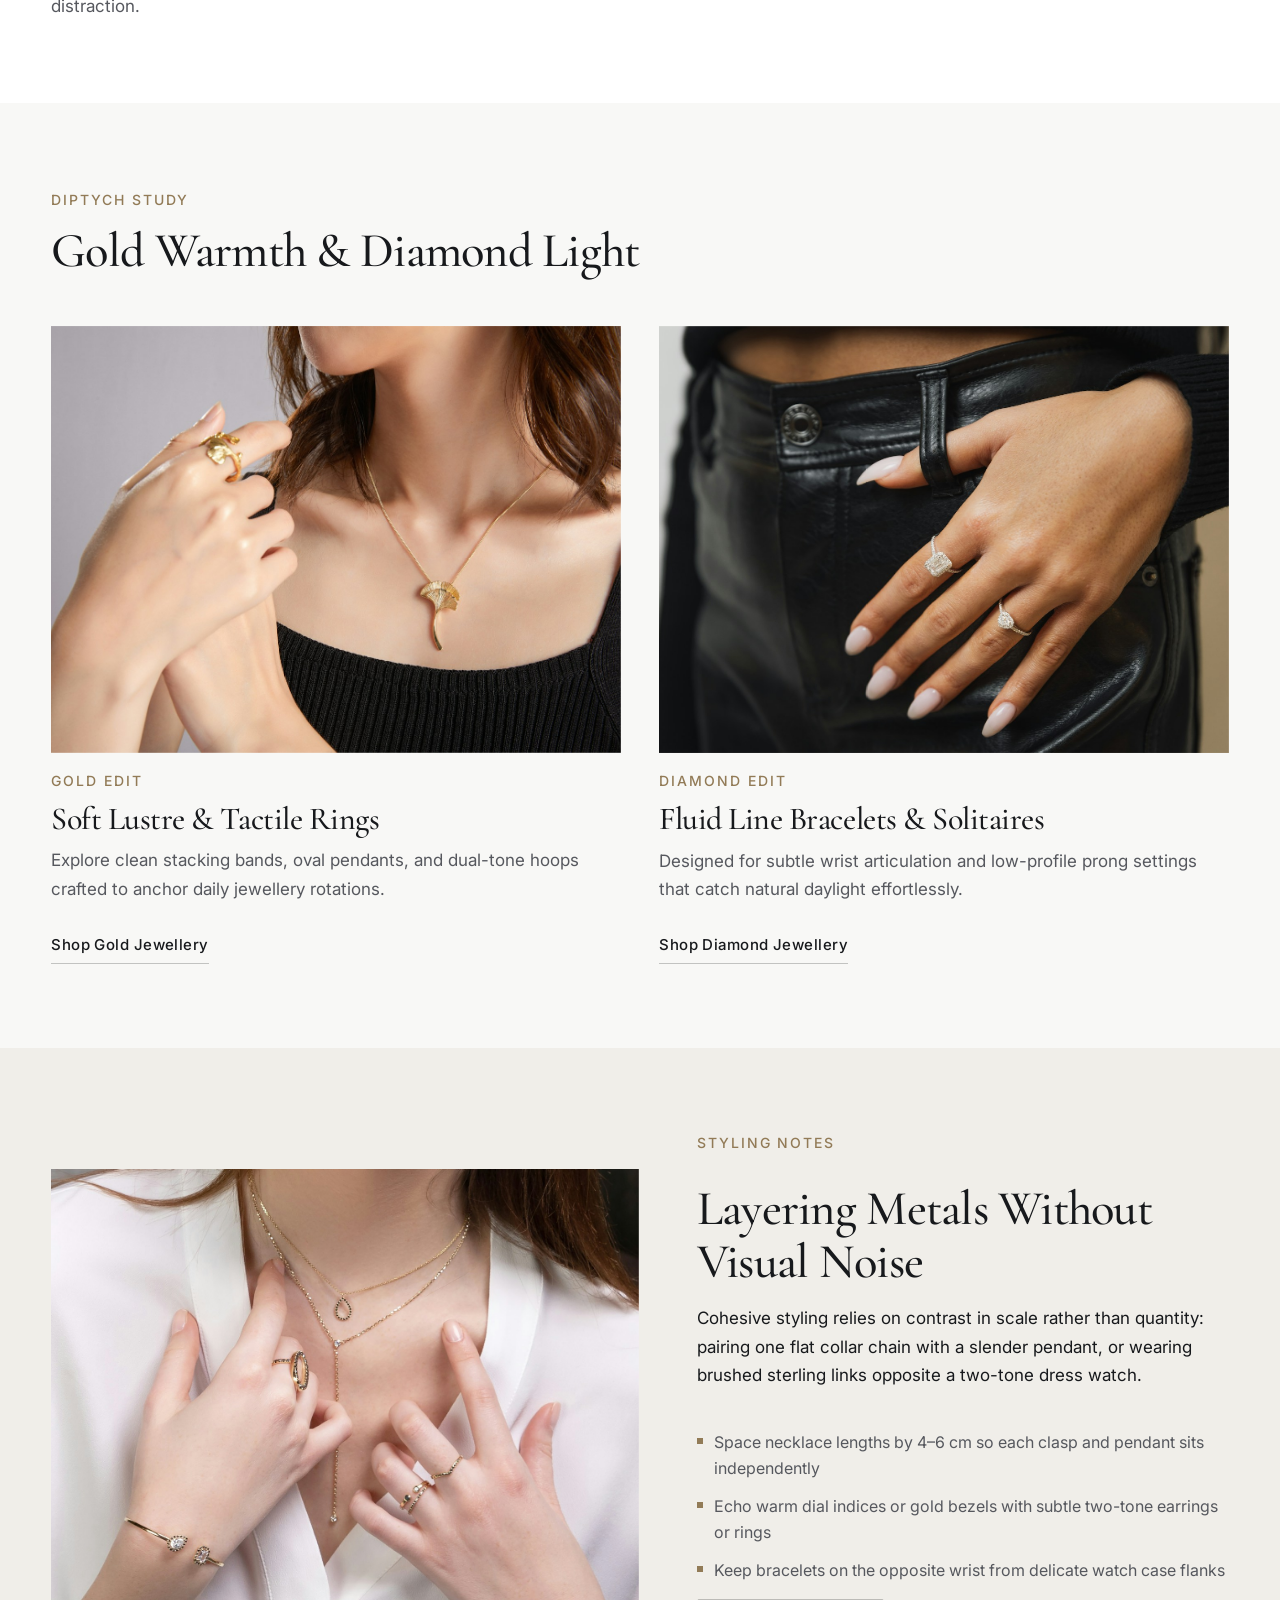
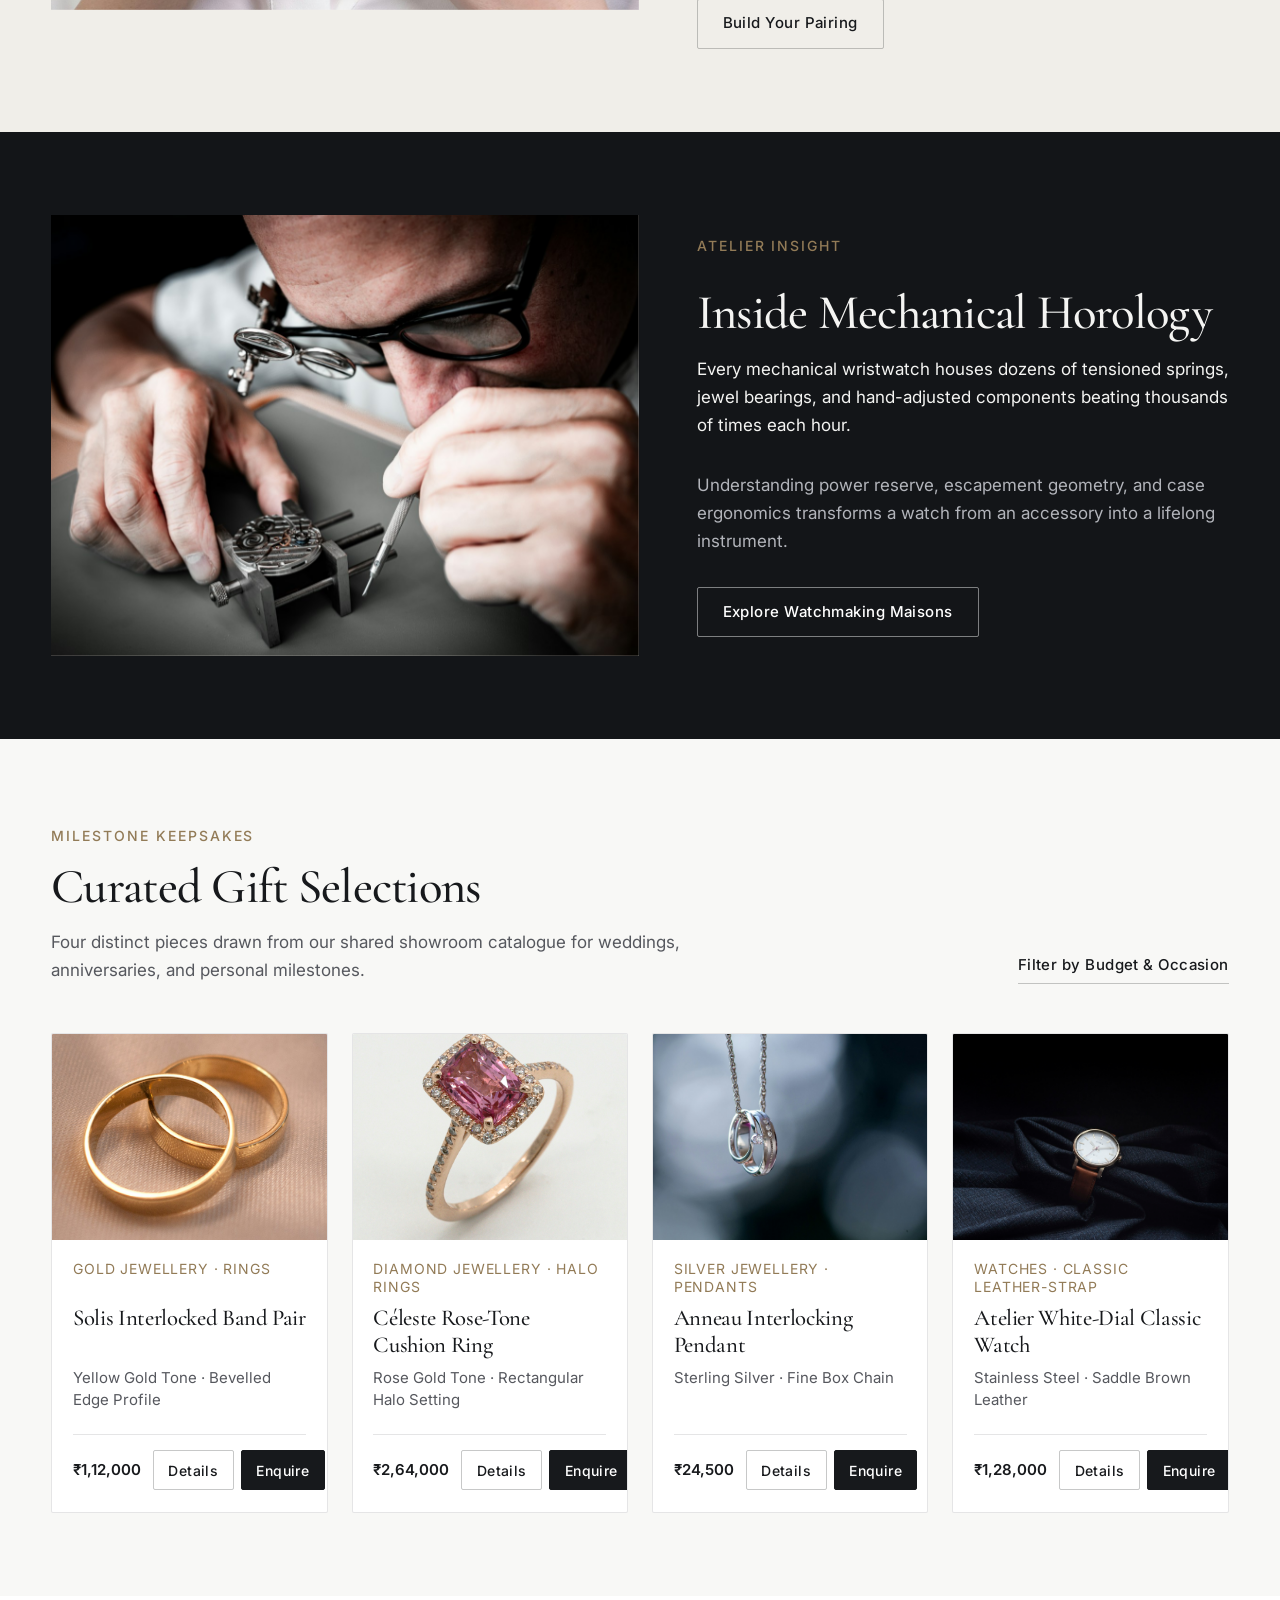
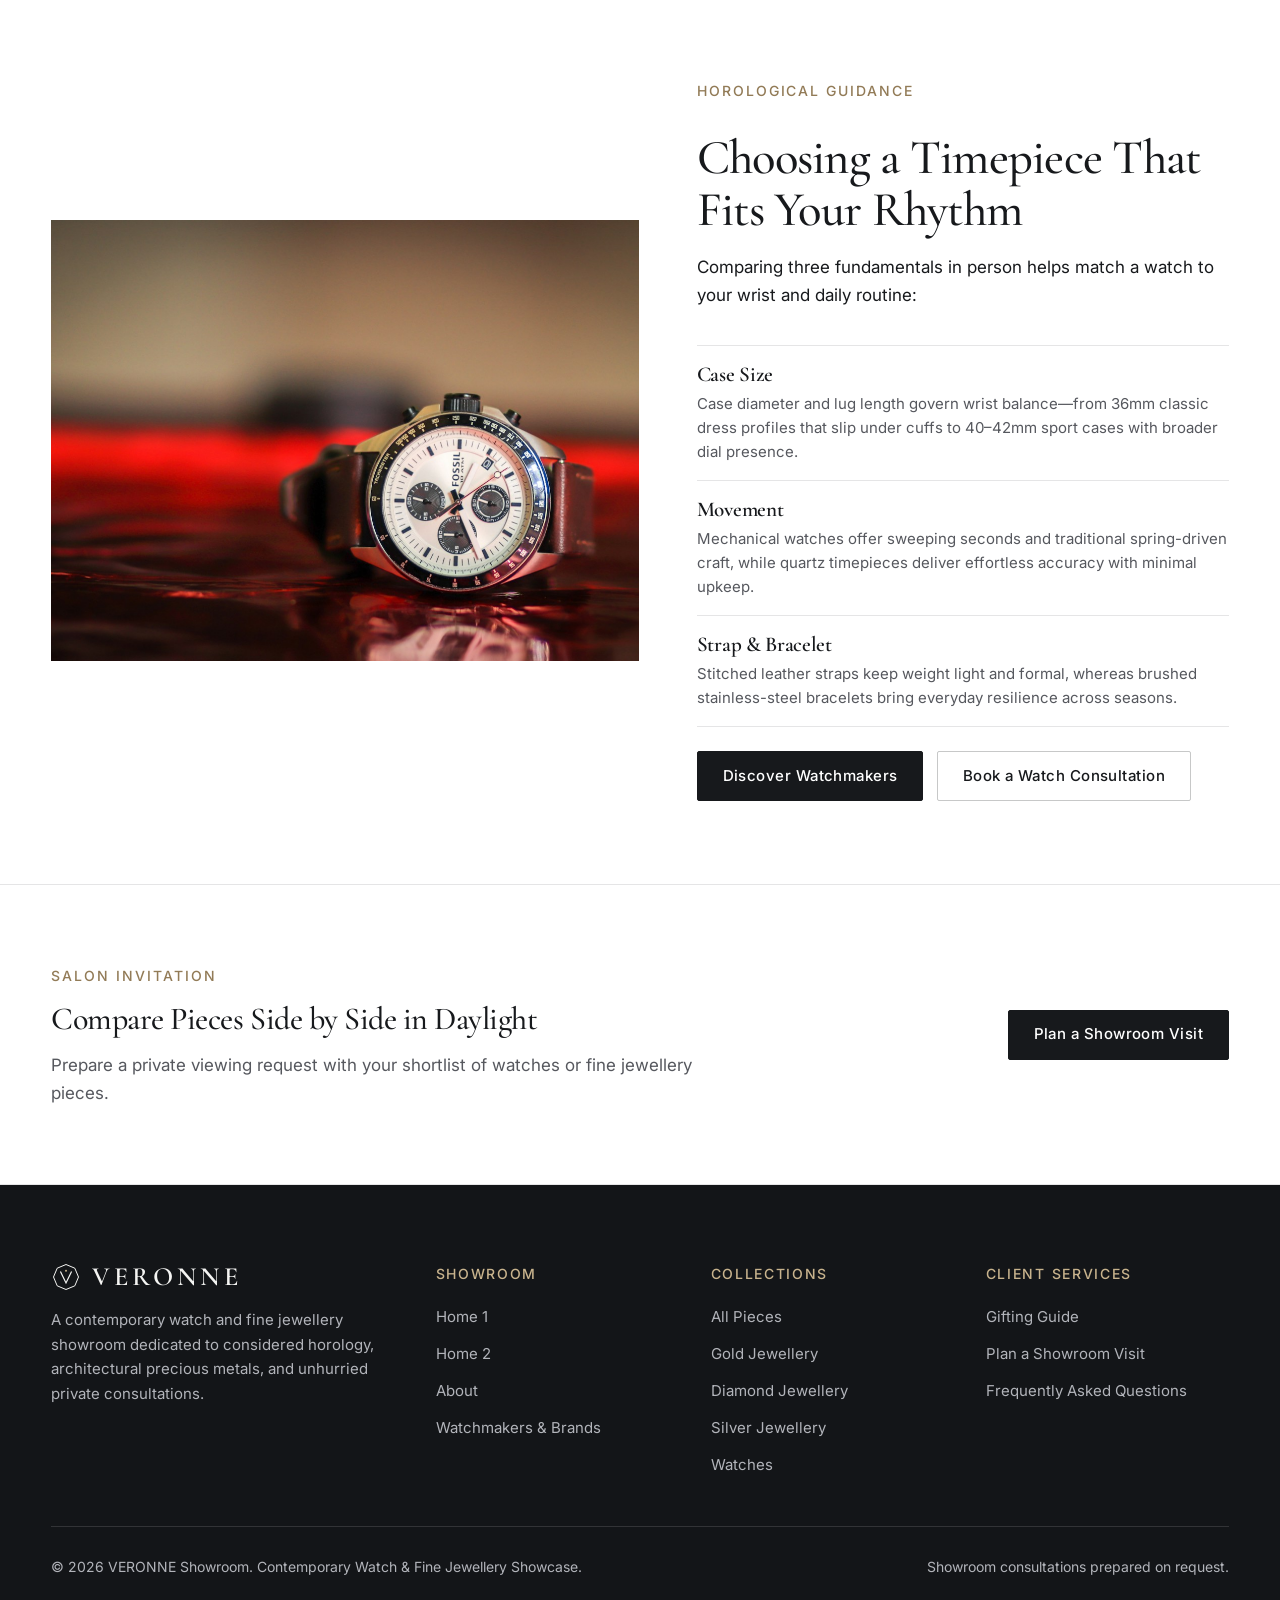
<file: pages/home2.html>
<!DOCTYPE html>
<html lang="en" dir="ltr" data-theme="light">
<head>
  <meta charset="UTF-8">
  <meta name="viewport" content="width=device-width, initial-scale=1.0">
  <meta name="site-root" content="..">
  <title>The Art of Time &amp; Adornment — Home 2 | VERONNE</title>
  <meta name="description" content="Home 2 Editorial Experience at VERONNE: exploring personal style, jewellery layering, watchmaking craft, and milestone gifting.">
  <link rel="icon" type="image/svg+xml" href="../assets/icons/favicon.svg">
  <link rel="preconnect" href="https://fonts.googleapis.com">
  <link rel="preconnect" href="https://fonts.gstatic.com" crossorigin>
  <link href="https://fonts.googleapis.com/css2?family=Cormorant+Garamond:ital,wght@0,400;0,500;0,600;1,400&family=Inter:wght@400;500;600&display=swap" rel="stylesheet">
  <script>
    (function () {
      try {
        var t = localStorage.getItem('veronne_theme');
        var d = localStorage.getItem('veronne_dir');
        if (t === 'dark' || t === 'light') document.documentElement.setAttribute('data-theme', t);
        if (d === 'rtl' || d === 'ltr') document.documentElement.setAttribute('dir', d);
      } catch (e) {}
    })();
  </script>
  <link rel="stylesheet" href="../assets/css/style.css?v=1.4">
  <link rel="stylesheet" href="../assets/css/dark-mode.css?v=1.4">
  <link rel="stylesheet" href="../assets/css/rtl.css?v=1.4">
  <link rel="stylesheet" href="../assets/css/products.css?v=1.4">
</head>
<body>
  <header class="site-header">
    <div class="container site-header__inner">
      <a class="brand-mark" href="../index.html" aria-label="VERONNE Home">
        <svg class="brand-mark__icon" viewBox="0 0 48 48" fill="none" aria-hidden="true">
          <polygon points="24,4 38.1,9.9 44,24 38.1,38.1 24,44 9.9,38.1 4,24 9.9,9.9" stroke="currentColor" stroke-width="1.6"/>
          <polygon points="24,9 34.6,13.4 39,24 34.6,34.6 24,39 13.4,34.6 9,24 13.4,13.4" stroke="currentColor" stroke-width="0.75" opacity="0.45"/>
          <path d="M15.5 16L24 33.5L32.5 16" stroke="currentColor" stroke-width="1.9" stroke-linecap="square" stroke-linejoin="miter"/>
          <circle cx="24" cy="14" r="1.6" fill="#927B57"/>
        </svg>
        <span class="brand-mark__wordmark">VERONNE</span>
      </a>

      <nav class="desktop-nav" aria-label="Primary Navigation">
        <div class="nav-dropdown">
          <button type="button" class="nav-dropdown__trigger is-active" aria-expanded="false" aria-haspopup="true">
            <span>Home</span>
            <svg class="nav-dropdown__chevron" viewBox="0 0 24 24" fill="none" stroke="currentColor" stroke-width="1.8" aria-hidden="true"><path d="M6 9l6 6 6-6"/></svg>
          </button>
          <div class="nav-dropdown__menu" role="menu">
            <a class="nav-dropdown__item" href="../index.html" role="menuitem">Home 1</a>
            <a class="nav-dropdown__item" href="./home2.html" aria-current="page" role="menuitem">Home 2</a>
          </div>
        </div>
        <a class="nav-link" href="./about.html">About</a>
        <a class="nav-link" href="./products.html">Products</a>
        <a class="nav-link" href="./brands.html">Brands</a>
        <a class="nav-link" href="./gifting.html">Gifting</a>
        <a class="nav-link" href="./contact.html">Contact</a>
      </nav>

      <div class="header-actions">
        <button type="button" class="utility-btn utility-btn--icon js-theme-toggle" aria-pressed="false" aria-label="Switch to dark mode">
          <svg class="icon-moon" viewBox="0 0 24 24" fill="none" stroke="currentColor" stroke-width="1.7" aria-hidden="true"><path d="M21 12.79A9 9 0 1 1 11.21 3a7 7 0 0 0 9.79 9.79z"/></svg>
          <svg class="icon-sun" viewBox="0 0 24 24" fill="none" stroke="currentColor" stroke-width="1.7" style="display:none;" aria-hidden="true"><circle cx="12" cy="12" r="4"/><path d="M12 2v2M12 20v2M4.93 4.93l1.41 1.41M17.66 17.66l1.41 1.41M2 12h2M20 12h2M6.34 17.66l-1.41 1.41M19.07 4.93l-1.41 1.41"/></svg>
        </button>
        <button type="button" class="utility-btn js-dir-toggle" aria-pressed="false" aria-label="Switch text direction to RTL">
          <span class="js-dir-label">RTL</span>
        </button>
        <a class="btn btn--primary header-cta" href="./contact.html">Visit Showroom</a>
      </div>

      <button type="button" class="hamburger-btn" id="mobileMenuOpen" aria-label="Open navigation menu" aria-expanded="false" aria-controls="mobileDrawer">
        <svg viewBox="0 0 24 24" fill="none" stroke="currentColor" stroke-width="1.8" aria-hidden="true"><path d="M4 7h16M4 12h16M4 17h16"/></svg>
      </button>
    </div>
  </header>

  <div class="drawer-backdrop" id="drawerBackdrop" aria-hidden="true"></div>
  <aside class="mobile-drawer" id="mobileDrawer" aria-label="Mobile Navigation" aria-hidden="true">
    <div class="mobile-drawer__head">
      <a class="brand-mark" href="../index.html">
        <svg class="brand-mark__icon" viewBox="0 0 48 48" fill="none" aria-hidden="true">
          <polygon points="24,4 38.1,9.9 44,24 38.1,38.1 24,44 9.9,38.1 4,24 9.9,9.9" stroke="currentColor" stroke-width="1.6"/>
          <path d="M15.5 16L24 33.5L32.5 16" stroke="currentColor" stroke-width="1.9" stroke-linecap="square"/>
          <circle cx="24" cy="14" r="1.6" fill="#927B57"/>
        </svg>
        <span class="brand-mark__wordmark">VERONNE</span>
      </a>
      <button type="button" class="drawer-close-btn" id="mobileMenuClose" aria-label="Close navigation menu">
        <svg viewBox="0 0 24 24" fill="none" stroke="currentColor" stroke-width="1.8" aria-hidden="true"><path d="M18 6L6 18M6 6l12 12"/></svg>
      </button>
    </div>
    <div class="mobile-drawer__body">
      <nav class="mobile-nav-list" aria-label="Mobile Menu">
        <span class="mobile-nav-group-label">Home</span>
        <a class="mobile-nav-link" href="../index.html">Home 1</a>
        <a class="mobile-nav-link" href="./home2.html" aria-current="page">Home 2</a>
        <span class="mobile-nav-group-label">Explore</span>
        <a class="mobile-nav-link" href="./about.html">About</a>
        <a class="mobile-nav-link" href="./products.html">Products</a>
        <a class="mobile-nav-link" href="./brands.html">Brands</a>
        <a class="mobile-nav-link" href="./gifting.html">Gifting</a>
        <a class="mobile-nav-link" href="./contact.html">Contact</a>
      </nav>
      <a class="btn btn--primary" href="./contact.html">Visit Showroom</a>
      <div class="mobile-drawer__utilities">
        <button type="button" class="utility-btn utility-btn--icon js-theme-toggle" aria-pressed="false">
          <svg class="icon-moon" viewBox="0 0 24 24" fill="none" stroke="currentColor" stroke-width="1.7" aria-hidden="true"><path d="M21 12.79A9 9 0 1 1 11.21 3a7 7 0 0 0 9.79 9.79z"/></svg>
          <svg class="icon-sun" viewBox="0 0 24 24" fill="none" stroke="currentColor" stroke-width="1.7" style="display:none;" aria-hidden="true"><circle cx="12" cy="12" r="4"/><path d="M12 2v2M12 20v2M4.93 4.93l1.41 1.41M17.66 17.66l1.41 1.41M2 12h2M20 12h2M6.34 17.66l-1.41 1.41M19.07 4.93l-1.41 1.41"/></svg>
        </button>
        <button type="button" class="utility-btn js-dir-toggle" aria-pressed="false">
          <span class="js-dir-label">RTL</span>
        </button>
      </div>
    </div>
  </aside>

  <main>
    <!-- 1. Editorial Split & Overlapping Hero -->
    <section class="editorial-hero">
      <div class="container editorial-hero__frame">
        <div>
          <span class="eyebrow">Editorial Volume · The Art of Time &amp; Adornment</span>
          <h1 class="display-xl">Objects Chosen to Be Worn Every Decade</h1>
          <p class="lead" style="margin-top:1.15rem;">
            A study in proportion, metal warmth, and quiet horological character—pairing personal watchmaking choices with gold, diamond, and sterling-silver essentials.
          </p>
          <div class="page-hero__actions">
            <a class="btn btn--primary" href="./products.html">Enter the Catalogue</a>
            <a class="btn btn--outline" href="./gifting.html">Curated Gifting</a>
          </div>
        </div>

        <div class="editorial-hero__media">
          <div class="media-frame ratio-1-1">
            <img src="../assets/images/lifestyle/editorial-gold-hands.jpg" alt="Hand styled with rectangular and solitaire rings in warm natural sunlight" width="1600" height="2133">
          </div>
          <div class="editorial-hero__inset media-frame ratio-4-5" aria-hidden="true">
            <img src="../assets/images/watches/watch-gold-black-box.jpg" alt="" width="1600" height="2400">
          </div>
        </div>
      </div>
    </section>

    <!-- 2. Watch Styles for Different Occasions -->
    <section class="section section--surface">
      <div class="container">
        <div class="section-head">
          <div class="section-head__copy">
            <span class="eyebrow">Wrist Dressing</span>
            <h2 class="display-lg">Watch Styles for Every Hour</h2>
            <p class="lead">
              Different dials, lug profiles, and strap pairings shift a timepiece effortlessly between formal tailoring, travel, and daily routines.
            </p>
          </div>
          <a class="text-link" href="./products.html?category=watches">View All Watches</a>
        </div>

        <div class="occasion-band-grid">
          <article class="editorial-plate" data-reveal>
            <div class="media-frame ratio-4-3">
              <img src="../assets/images/watches/uniq-photo-1542496658-e33a6d0d50f6.jpg" alt="White-dial mechanical chronograph watch with stitched brown leather strap" width="1400" height="933" loading="lazy">
            </div>
            <div class="editorial-plate__body">
              <span class="eyebrow" style="margin-bottom:0;">Tailored &amp; Evening</span>
              <h3 class="display-sm">Leather-Strap Dress Watches</h3>
              <p style="color:var(--text-secondary);">Slender case profiles and restrained batons sit naturally beneath shirt cuffs without distraction.</p>
            </div>
          </article>

          <article class="editorial-plate" data-reveal>
            <div class="media-frame ratio-4-3">
              <img src="../assets/images/watches/uniq-photo-1703505841379-2f863b201212.jpg" alt="Stainless-steel chronograph watch displayed on dark slate surface" width="1400" height="933" loading="lazy">
            </div>
            <div class="editorial-plate__body">
              <span class="eyebrow" style="margin-bottom:0;">Active &amp; Travel</span>
              <h3 class="display-sm">Chronographs &amp; Steel Bracelets</h3>
              <p style="color:var(--text-secondary);">Multi-register timing dials and brushed steel links offer resilience across daily movement.</p>
            </div>
          </article>

          <article class="editorial-plate" data-reveal>
            <div class="media-frame ratio-4-3">
              <img src="../assets/images/watches/brand-photo-1605143185650-77944b152643.jpg" alt="Open-worked mechanical timepiece with dark dial and warm metallic bridges" width="1400" height="933" loading="lazy">
            </div>
            <div class="editorial-plate__body">
              <span class="eyebrow" style="margin-bottom:0;">Ceremonial &amp; Heirloom</span>
              <h3 class="display-sm">Signature Automatic Icons</h3>
              <p style="color:var(--text-secondary);">Architectural dials and sculpted bezels anchor wedding wardrobes and long-term collections.</p>
            </div>
          </article>
        </div>
      </div>
    </section>

    <!-- 3. Gold & Diamond Editorial Collections (Magazine Diptych) -->
    <section class="section">
      <div class="container">
        <div class="section-head">
          <div class="section-head__copy">
            <span class="eyebrow">Diptych Study</span>
            <h2 class="display-lg">Gold Warmth &amp; Diamond Light</h2>
          </div>
        </div>

        <div class="editorial-diptych">
          <article class="editorial-plate" data-reveal>
            <div class="media-frame ratio-4-3">
              <img src="../assets/images/gold/uniq-photo-1620656798579-1984d9e87df7.jpg" alt="Minimalist sculpted gold pendant necklace and matching ring worn in warm light" width="1400" height="933" loading="lazy">
            </div>
            <div class="editorial-plate__body">
              <span class="eyebrow" style="margin-bottom:0;">Gold Edit</span>
              <h3 class="display-md">Soft Lustre &amp; Tactile Rings</h3>
              <p style="color:var(--text-secondary);">
                Explore clean stacking bands, oval pendants, and dual-tone hoops crafted to anchor daily jewellery rotations.
              </p>
              <a class="text-link" href="./products.html?category=gold" style="align-self:flex-start;">Shop Gold Jewellery</a>
            </div>
          </article>

          <article class="editorial-plate" data-reveal>
            <div class="media-frame ratio-4-3">
              <img src="../assets/images/diamonds/uniq-photo-1762505464756-adda1bd2a343.jpg" alt="Hand styled with brilliant diamond rings against deep charcoal texture" width="1400" height="1050" loading="lazy">
            </div>
            <div class="editorial-plate__body">
              <span class="eyebrow" style="margin-bottom:0;">Diamond Edit</span>
              <h3 class="display-md">Fluid Line Bracelets &amp; Solitaires</h3>
              <p style="color:var(--text-secondary);">
                Designed for subtle wrist articulation and low-profile prong settings that catch natural daylight effortlessly.
              </p>
              <a class="text-link" href="./products.html?category=diamonds" style="align-self:flex-start;">Shop Diamond Jewellery</a>
            </div>
          </article>
        </div>
      </div>
    </section>

    <!-- 4. Jewellery Layering & Styling -->
    <section class="section section--muted">
      <div class="container split-feature">
        <div class="media-frame ratio-4-3" data-reveal>
          <img src="../assets/images/gold/uniq-photo-1633934542430-0905ccb5f050.jpg" alt="Layered delicate gold necklaces, bracelet, and rings worn together" width="1400" height="1120" loading="lazy">
        </div>
        <div class="split-feature__copy" data-reveal>
          <span class="eyebrow">Styling Notes</span>
          <h2 class="display-lg">Layering Metals Without Visual Noise</h2>
          <p>
            Cohesive styling relies on contrast in scale rather than quantity: pairing one flat collar chain with a slender pendant, or wearing brushed sterling links opposite a two-tone dress watch.
          </p>
          <ul class="split-feature__list">
            <li>Space necklace lengths by 4–6 cm so each clasp and pendant sits independently</li>
            <li>Echo warm dial indices or gold bezels with subtle two-tone earrings or rings</li>
            <li>Keep bracelets on the opposite wrist from delicate watch case flanks</li>
          </ul>
          <a class="btn btn--outline" href="./products.html">Build Your Pairing</a>
        </div>
      </div>
    </section>

    <!-- 5. Visual Watchmaking Feature (Dark Band) -->
    <section class="section section--dark">
      <div class="container split-feature split-feature--reverse">
        <div class="media-frame ratio-4-3" data-reveal>
          <img src="../assets/images/lifestyle/uniq-photo-1788125856699-aee0e94d9150.jpg" alt="Watchmaker adjusting a mechanical movement with precision bench tools" width="1400" height="932" loading="lazy">
        </div>
        <div class="split-feature__copy" data-reveal>
          <span class="eyebrow">Atelier Insight</span>
          <h2 class="display-lg">Inside Mechanical Horology</h2>
          <p>
            Every mechanical wristwatch houses dozens of tensioned springs, jewel bearings, and hand-adjusted components beating thousands of times each hour.
          </p>
          <p style="color:var(--text-on-dark-muted);">
            Understanding power reserve, escapement geometry, and case ergonomics transforms a watch from an accessory into a lifelong instrument.
          </p>
          <a class="btn btn--outline-light" href="./brands.html">Explore Watchmaking Maisons</a>
        </div>
      </div>
    </section>

    <!-- 6. Curated Gift Selections -->
    <section class="section">
      <div class="container">
        <div class="section-head">
          <div class="section-head__copy">
            <span class="eyebrow">Milestone Keepsakes</span>
            <h2 class="display-lg">Curated Gift Selections</h2>
            <p class="lead">
              Four distinct pieces drawn from our shared showroom catalogue for weddings, anniversaries, and personal milestones.
            </p>
          </div>
          <a class="text-link" href="./gifting.html">Filter by Budget &amp; Occasion</a>
        </div>
        <div class="product-grid product-grid--4" id="home2GiftGrid"></div>
      </div>
    </section>

    <!-- 7. Choosing a Timepiece & Brand Discovery -->
    <section class="section section--surface">
      <div class="container split-feature">
        <div class="media-frame ratio-4-3" data-reveal>
          <img src="../assets/images/watches/uniq-photo-1539874754764-5a96559165b0.jpg" alt="Dual-register chronograph wristwatch with brown leather strap in warm ambient light" width="1400" height="874" loading="lazy">
        </div>
        <div class="split-feature__copy" data-reveal>
          <span class="eyebrow">Horological Guidance</span>
          <h2 class="display-lg">Choosing a Timepiece That Fits Your Rhythm</h2>
          <p>
            Comparing three fundamentals in person helps match a watch to your wrist and daily routine:
          </p>
          <div class="timepiece-guide">
            <div class="timepiece-guide__item">
              <h3 class="timepiece-guide__title">Case Size</h3>
              <p class="timepiece-guide__desc">
                Case diameter and lug length govern wrist balance—from 36mm classic dress profiles that slip under cuffs to 40–42mm sport cases with broader dial presence.
              </p>
            </div>
            <div class="timepiece-guide__item">
              <h3 class="timepiece-guide__title">Movement</h3>
              <p class="timepiece-guide__desc">
                Mechanical watches offer sweeping seconds and traditional spring-driven craft, while quartz timepieces deliver effortless accuracy with minimal upkeep.
              </p>
            </div>
            <div class="timepiece-guide__item">
              <h3 class="timepiece-guide__title">Strap &amp; Bracelet</h3>
              <p class="timepiece-guide__desc">
                Stitched leather straps keep weight light and formal, whereas brushed stainless-steel bracelets bring everyday resilience across seasons.
              </p>
            </div>
          </div>
          <div style="display:flex;flex-wrap:wrap;gap:0.85rem;margin-top:0.5rem;">
            <a class="btn btn--primary" href="./brands.html">Discover Watchmakers</a>
            <a class="btn btn--outline" href="./contact.html?category=watches">Book a Watch Consultation</a>
          </div>
        </div>
      </div>
    </section>

    <!-- 8. Closing Editorial Showroom Invitation -->
    <section class="invitation-band">
      <div class="container invitation-band__inner">
        <div class="invitation-band__copy">
          <span class="eyebrow">Salon Invitation</span>
          <h2 class="display-md">Compare Pieces Side by Side in Daylight</h2>
          <p class="lead">
            Prepare a private viewing request with your shortlist of watches or fine jewellery pieces.
          </p>
        </div>
        <a class="btn btn--primary" href="./contact.html">Plan a Showroom Visit</a>
      </div>
    </section>
  </main>

  <footer class="site-footer">
    <div class="container">
      <div class="footer-grid">
        <div class="footer-brand">
          <a class="brand-mark" href="../index.html">
            <svg class="brand-mark__icon" viewBox="0 0 48 48" fill="none" aria-hidden="true">
              <polygon points="24,4 38.1,9.9 44,24 38.1,38.1 24,44 9.9,38.1 4,24 9.9,9.9" stroke="currentColor" stroke-width="1.6"/>
              <path d="M15.5 16L24 33.5L32.5 16" stroke="currentColor" stroke-width="1.9" stroke-linecap="square"/>
              <circle cx="24" cy="14" r="1.6" fill="#C8B38D"/>
            </svg>
            <span class="brand-mark__wordmark">VERONNE</span>
          </a>
          <p class="footer-brand__desc">
            A contemporary watch and fine jewellery showroom dedicated to considered horology, architectural precious metals, and unhurried private consultations.
          </p>
        </div>
        <div>
          <h3 class="footer-col__title">Showroom</h3>
          <ul class="footer-links">
            <li><a href="../index.html">Home 1</a></li>
            <li><a href="./home2.html">Home 2</a></li>
            <li><a href="./about.html">About</a></li>
            <li><a href="./brands.html">Watchmakers &amp; Brands</a></li>
          </ul>
        </div>
        <div>
          <h3 class="footer-col__title">Collections</h3>
          <ul class="footer-links">
            <li><a href="./products.html">All Pieces</a></li>
            <li><a href="./products.html?category=gold">Gold Jewellery</a></li>
            <li><a href="./products.html?category=diamonds">Diamond Jewellery</a></li>
            <li><a href="./products.html?category=silver">Silver Jewellery</a></li>
            <li><a href="./products.html?category=watches">Watches</a></li>
          </ul>
        </div>
        <div>
          <h3 class="footer-col__title">Client Services</h3>
          <ul class="footer-links">
            <li><a href="./gifting.html">Gifting Guide</a></li>
            <li><a href="./contact.html">Plan a Showroom Visit</a></li>
            <li><a href="./contact.html#faq">Frequently Asked Questions</a></li>
          </ul>
        </div>
      </div>

      <div class="footer-bottom">
        <span>&copy; 2026 VERONNE Showroom. Contemporary Watch &amp; Fine Jewellery Showcase.</span>
        <span>Showroom consultations prepared on request.</span>
      </div>
    </div>
  </footer>

  <button type="button" class="back-to-top" id="backToTop" aria-label="Back to top">
    <svg viewBox="0 0 24 24" fill="none" stroke="currentColor" stroke-width="1.8" aria-hidden="true"><path d="M12 19V5M5 12l7-7 7 7"/></svg>
  </button>

  <script src="../assets/js/site-config.js?v=1.4"></script>
  <script src="../assets/js/products-data.js?v=1.4"></script>
  <script src="../assets/js/main.js?v=1.4"></script>
  <script src="../assets/js/product-details.js?v=1.4"></script>
  <script>
    document.addEventListener('DOMContentLoaded', function () {
      var target = document.getElementById('home2GiftGrid');
      if (!target || !window.VERONNE_PRODUCTS || !window.VeronneCatalogueUI) return;
      var giftIds = [
        'gold-solis-bands',
        'diamond-celeste-rose',
        'silver-anneau-pendant',
        'watch-atelier-leather'
      ];
      giftIds.forEach(function (id) {
        var item = window.VERONNE_PRODUCTS.find(function (p) { return p.id === id; });
        if (item) {
          target.appendChild(window.VeronneCatalogueUI.renderProductCard(item, { hideDescription: true }));
        }
      });
    });
  </script>
</body>
</html>
</file>
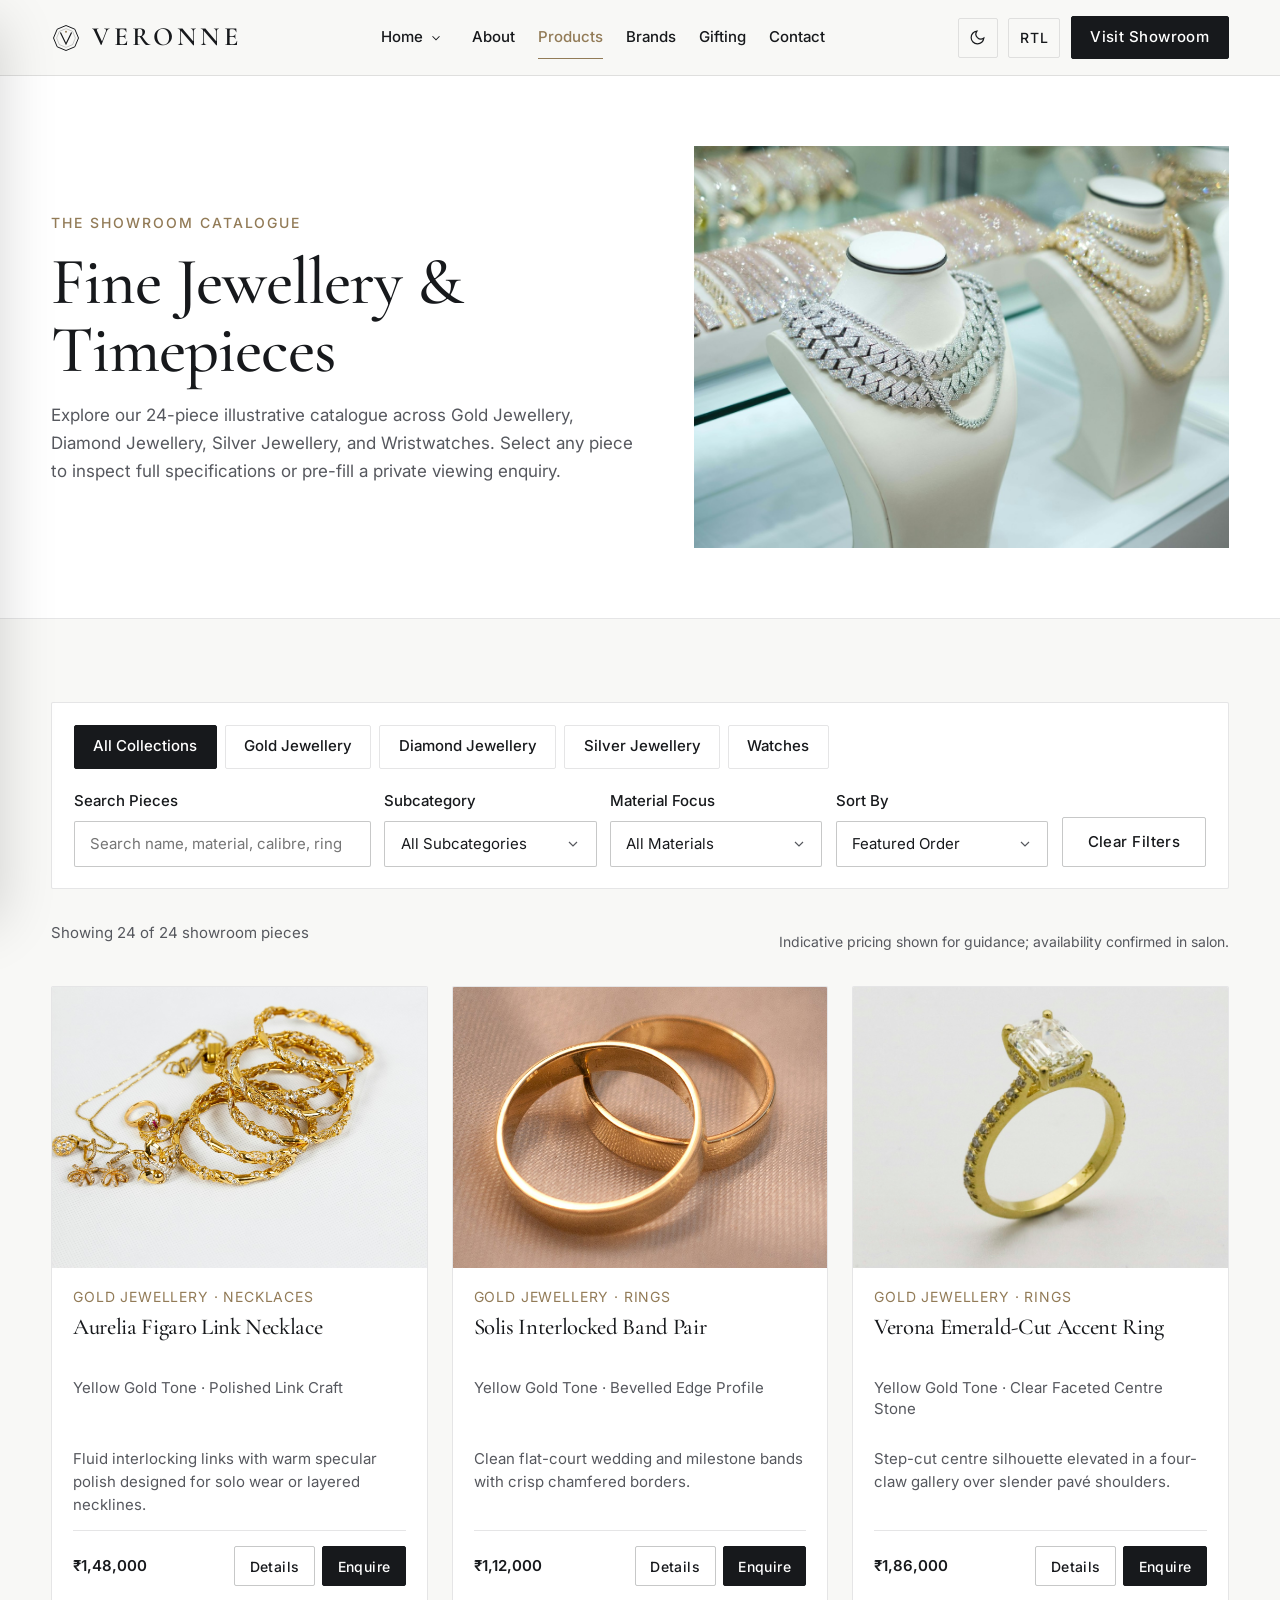
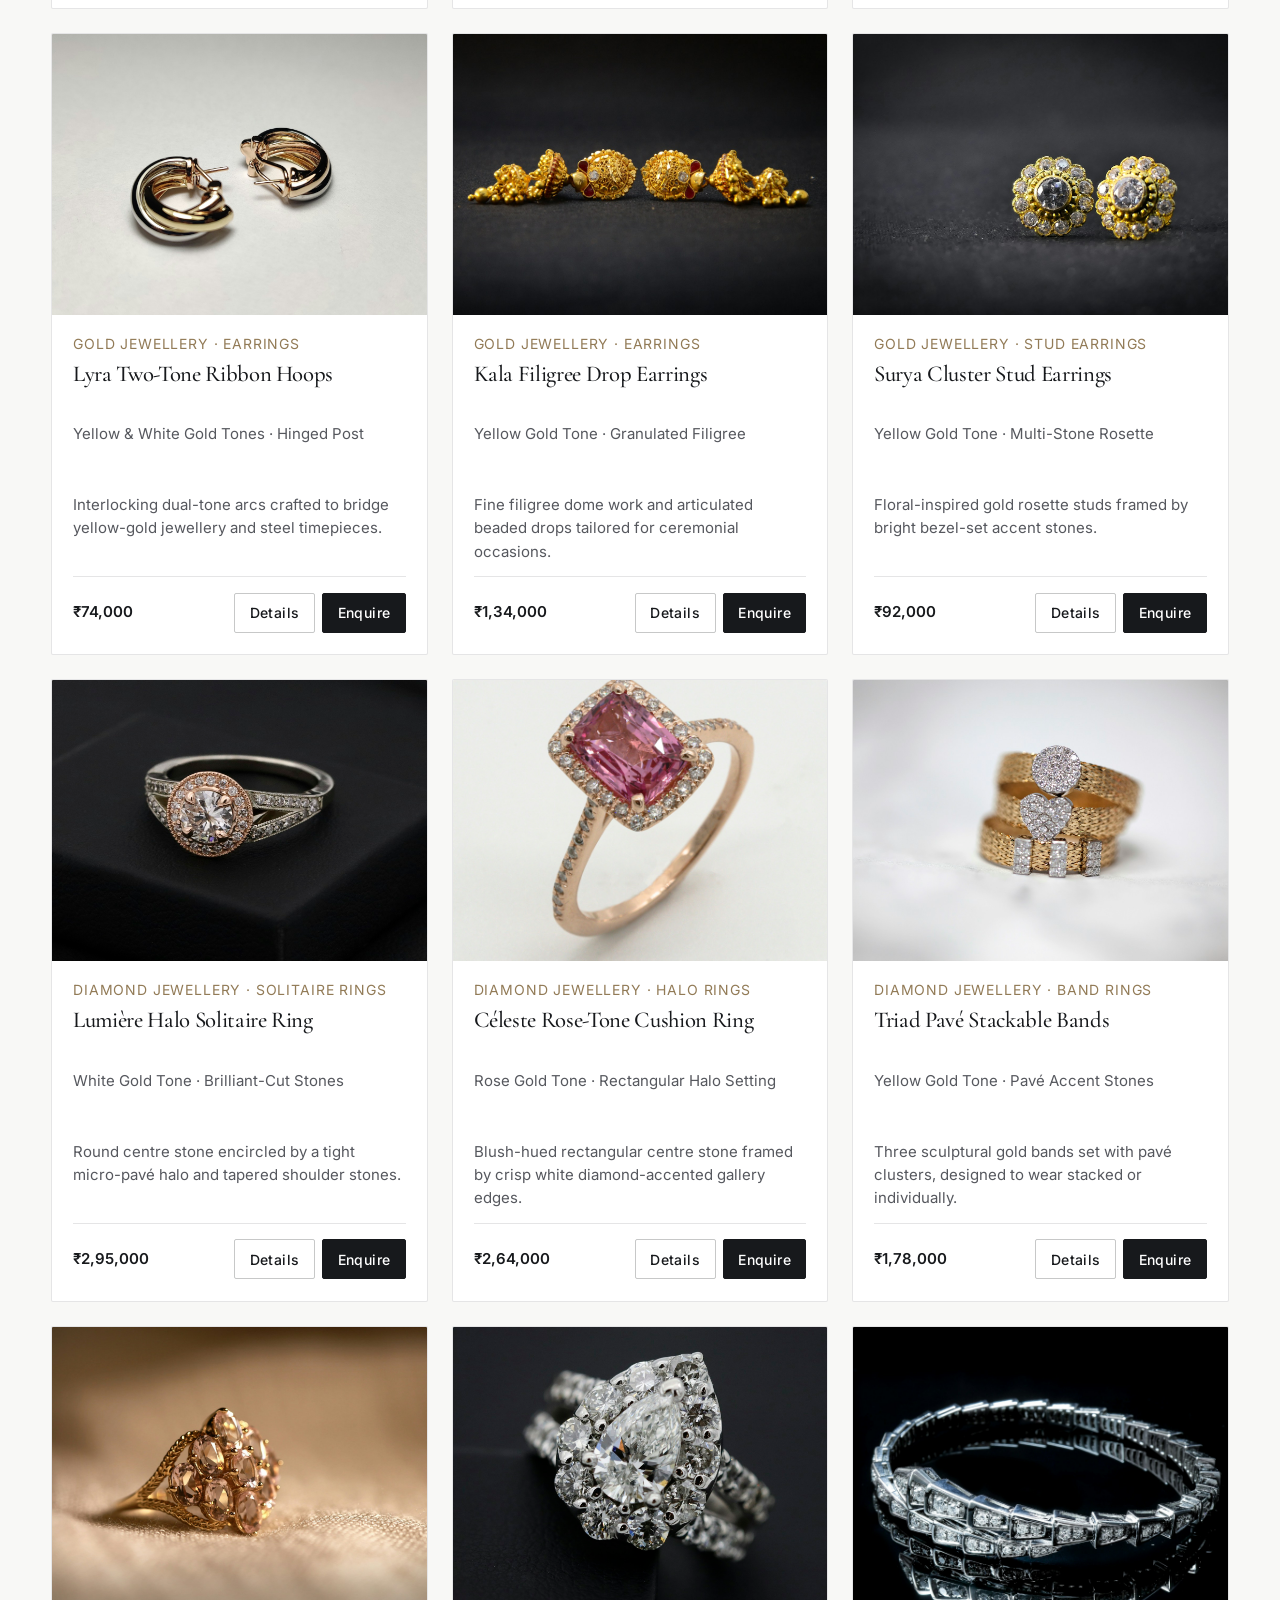
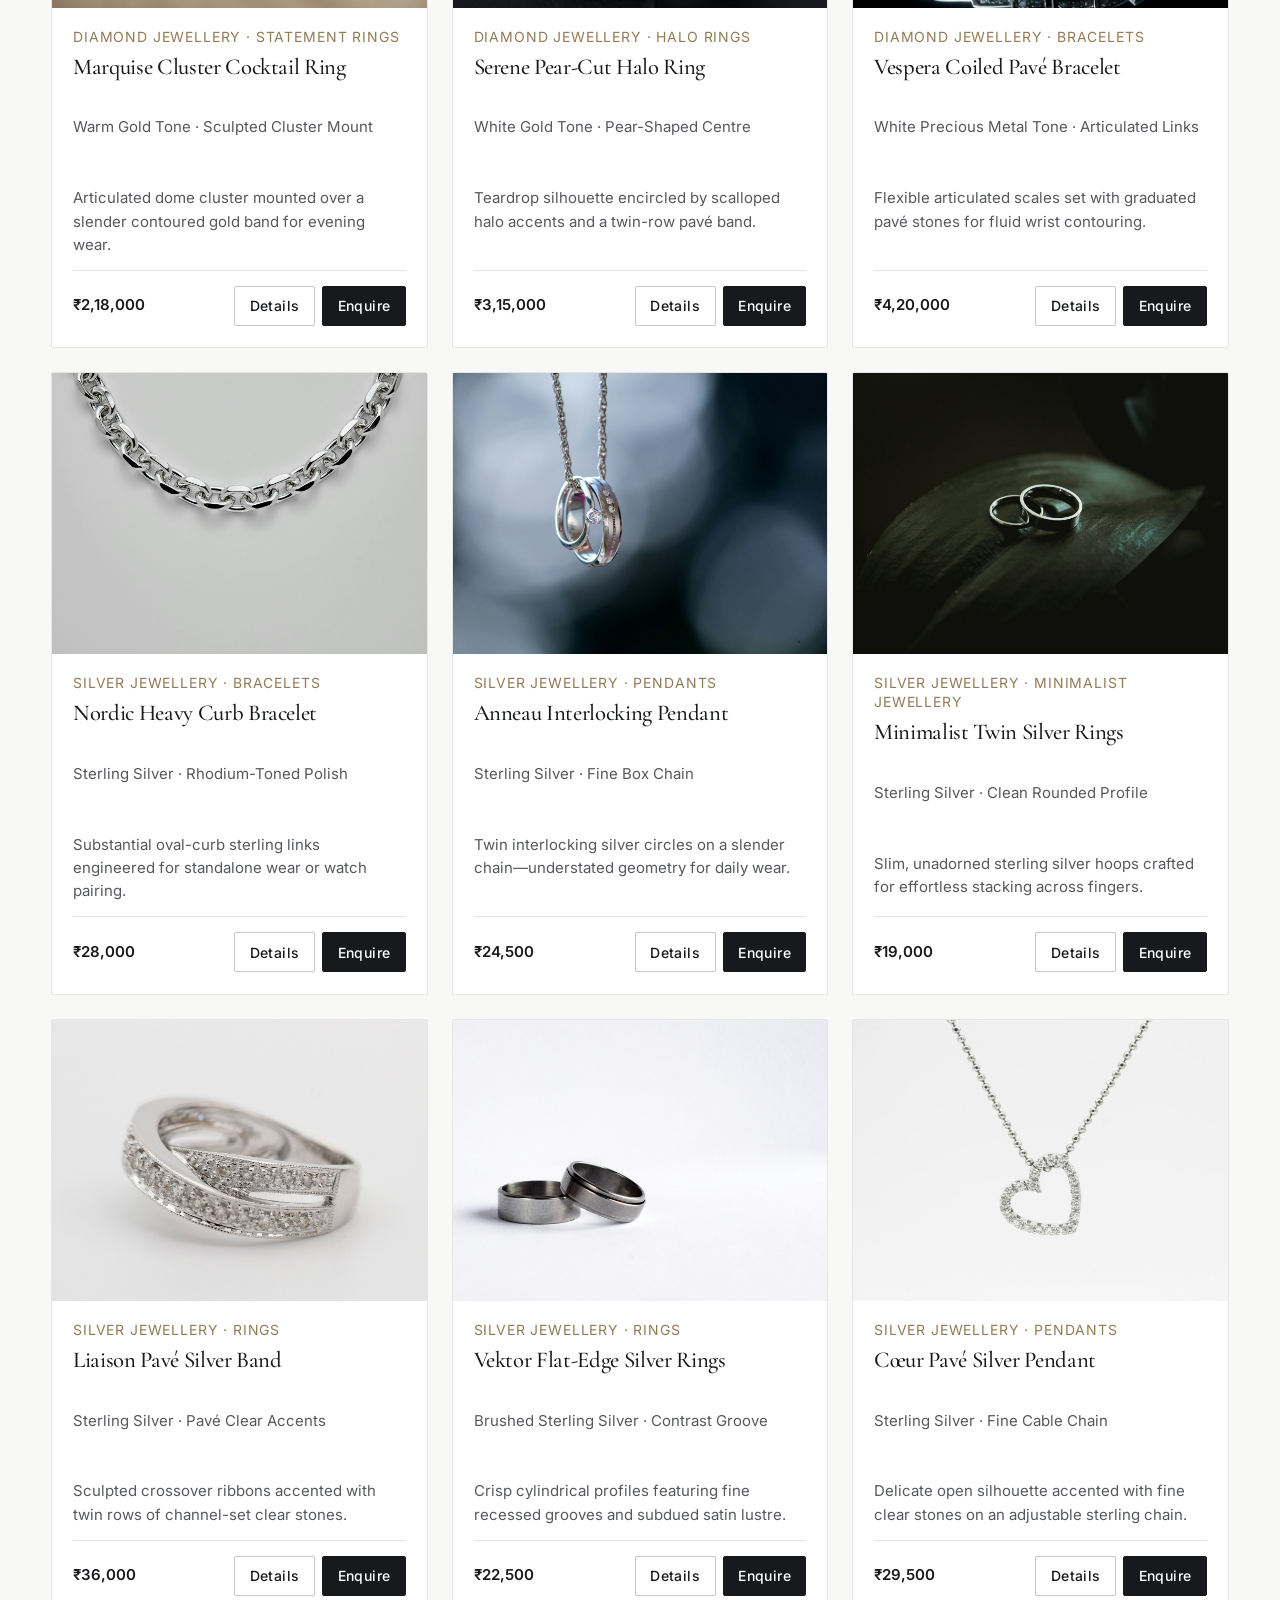
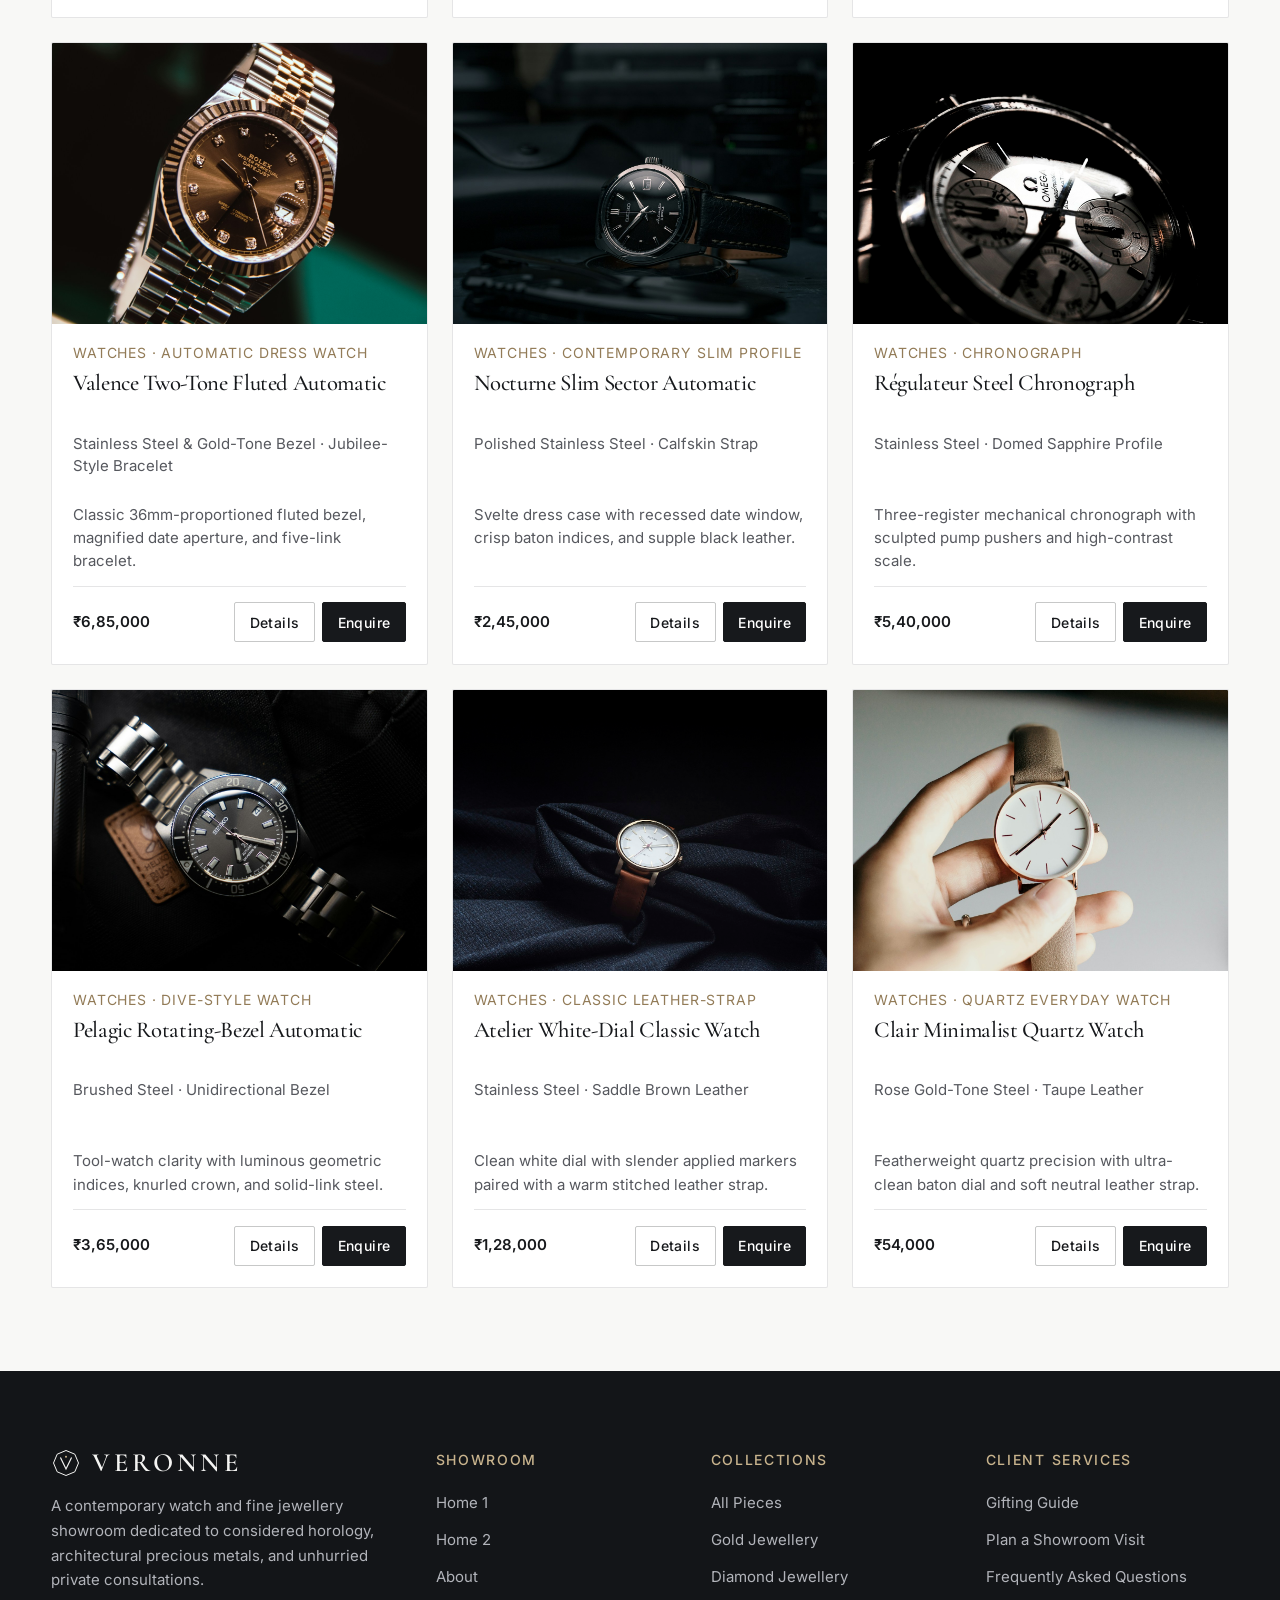
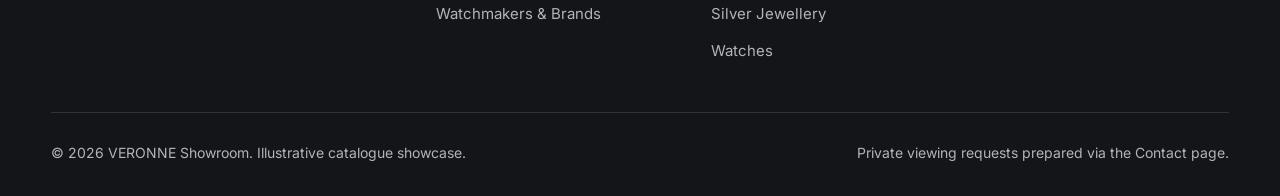
<file: pages/products.html>
<!DOCTYPE html>
<html lang="en" dir="ltr" data-theme="light">
<head>
  <meta charset="UTF-8">
  <meta name="viewport" content="width=device-width, initial-scale=1.0">
  <meta name="site-root" content="..">
  <title>Collections &amp; Catalogue | VERONNE</title>
  <meta name="description" content="Explore 28 illustrative showroom pieces across Gold Jewellery, Diamond Jewellery, Silver Jewellery, and Watches with category-specific filters and detail views.">
  <link rel="icon" type="image/svg+xml" href="../assets/icons/favicon.svg">
  <link rel="preconnect" href="https://fonts.googleapis.com">
  <link rel="preconnect" href="https://fonts.gstatic.com" crossorigin>
  <link href="https://fonts.googleapis.com/css2?family=Cormorant+Garamond:ital,wght@0,400;0,500;0,600;1,400&family=Inter:wght@400;500;600&display=swap" rel="stylesheet">
  <script>
    (function () {
      try {
        var t = localStorage.getItem('veronne_theme');
        var d = localStorage.getItem('veronne_dir');
        if (t === 'dark' || t === 'light') document.documentElement.setAttribute('data-theme', t);
        if (d === 'rtl' || d === 'ltr') document.documentElement.setAttribute('dir', d);
      } catch (e) {}
    })();
  </script>
  <link rel="stylesheet" href="../assets/css/style.css?v=1.4">
  <link rel="stylesheet" href="../assets/css/dark-mode.css?v=1.4">
  <link rel="stylesheet" href="../assets/css/rtl.css?v=1.4">
  <link rel="stylesheet" href="../assets/css/products.css?v=1.4">
</head>
<body>
  <header class="site-header">
    <div class="container site-header__inner">
      <a class="brand-mark" href="../index.html" aria-label="VERONNE Home">
        <svg class="brand-mark__icon" viewBox="0 0 48 48" fill="none" aria-hidden="true">
          <polygon points="24,4 38.1,9.9 44,24 38.1,38.1 24,44 9.9,38.1 4,24 9.9,9.9" stroke="currentColor" stroke-width="1.6"/>
          <polygon points="24,9 34.6,13.4 39,24 34.6,34.6 24,39 13.4,34.6 9,24 13.4,13.4" stroke="currentColor" stroke-width="0.75" opacity="0.45"/>
          <path d="M15.5 16L24 33.5L32.5 16" stroke="currentColor" stroke-width="1.9" stroke-linecap="square" stroke-linejoin="miter"/>
          <circle cx="24" cy="14" r="1.6" fill="#927B57"/>
        </svg>
        <span class="brand-mark__wordmark">VERONNE</span>
      </a>

      <nav class="desktop-nav" aria-label="Primary Navigation">
        <div class="nav-dropdown">
          <button type="button" class="nav-dropdown__trigger" aria-expanded="false" aria-haspopup="true">
            <span>Home</span>
            <svg class="nav-dropdown__chevron" viewBox="0 0 24 24" fill="none" stroke="currentColor" stroke-width="1.8" aria-hidden="true"><path d="M6 9l6 6 6-6"/></svg>
          </button>
          <div class="nav-dropdown__menu" role="menu">
            <a class="nav-dropdown__item" href="../index.html" role="menuitem">Home 1</a>
            <a class="nav-dropdown__item" href="./home2.html" role="menuitem">Home 2</a>
          </div>
        </div>
        <a class="nav-link" href="./about.html">About</a>
        <a class="nav-link" href="./products.html" aria-current="page">Products</a>
        <a class="nav-link" href="./brands.html">Brands</a>
        <a class="nav-link" href="./gifting.html">Gifting</a>
        <a class="nav-link" href="./contact.html">Contact</a>
      </nav>

      <div class="header-actions">
        <button type="button" class="utility-btn utility-btn--icon js-theme-toggle" aria-pressed="false" aria-label="Switch to dark mode">
          <svg class="icon-moon" viewBox="0 0 24 24" fill="none" stroke="currentColor" stroke-width="1.7" aria-hidden="true"><path d="M21 12.79A9 9 0 1 1 11.21 3a7 7 0 0 0 9.79 9.79z"/></svg>
          <svg class="icon-sun" viewBox="0 0 24 24" fill="none" stroke="currentColor" stroke-width="1.7" style="display:none;" aria-hidden="true"><circle cx="12" cy="12" r="4"/><path d="M12 2v2M12 20v2M4.93 4.93l1.41 1.41M17.66 17.66l1.41 1.41M2 12h2M20 12h2M6.34 17.66l-1.41 1.41M19.07 4.93l-1.41 1.41"/></svg>
        </button>
        <button type="button" class="utility-btn js-dir-toggle" aria-pressed="false" aria-label="Switch text direction to RTL">
          <span class="js-dir-label">RTL</span>
        </button>
        <a class="btn btn--primary header-cta" href="./contact.html">Visit Showroom</a>
      </div>

      <button type="button" class="hamburger-btn" id="mobileMenuOpen" aria-label="Open navigation menu" aria-expanded="false" aria-controls="mobileDrawer">
        <svg viewBox="0 0 24 24" fill="none" stroke="currentColor" stroke-width="1.8" aria-hidden="true"><path d="M4 7h16M4 12h16M4 17h16"/></svg>
      </button>
    </div>
  </header>

  <div class="drawer-backdrop" id="drawerBackdrop" aria-hidden="true"></div>
  <aside class="mobile-drawer" id="mobileDrawer" aria-label="Mobile Navigation" aria-hidden="true">
    <div class="mobile-drawer__head">
      <a class="brand-mark" href="../index.html">
        <svg class="brand-mark__icon" viewBox="0 0 48 48" fill="none" aria-hidden="true">
          <polygon points="24,4 38.1,9.9 44,24 38.1,38.1 24,44 9.9,38.1 4,24 9.9,9.9" stroke="currentColor" stroke-width="1.6"/>
          <path d="M15.5 16L24 33.5L32.5 16" stroke="currentColor" stroke-width="1.9" stroke-linecap="square"/>
          <circle cx="24" cy="14" r="1.6" fill="#927B57"/>
        </svg>
        <span class="brand-mark__wordmark">VERONNE</span>
      </a>
      <button type="button" class="drawer-close-btn" id="mobileMenuClose" aria-label="Close navigation menu">
        <svg viewBox="0 0 24 24" fill="none" stroke="currentColor" stroke-width="1.8" aria-hidden="true"><path d="M18 6L6 18M6 6l12 12"/></svg>
      </button>
    </div>
    <div class="mobile-drawer__body">
      <nav class="mobile-nav-list" aria-label="Mobile Menu">
        <span class="mobile-nav-group-label">Home</span>
        <a class="mobile-nav-link" href="../index.html">Home 1</a>
        <a class="mobile-nav-link" href="./home2.html">Home 2</a>
        <span class="mobile-nav-group-label">Explore</span>
        <a class="mobile-nav-link" href="./about.html">About</a>
        <a class="mobile-nav-link" href="./products.html" aria-current="page">Products</a>
        <a class="mobile-nav-link" href="./brands.html">Brands</a>
        <a class="mobile-nav-link" href="./gifting.html">Gifting</a>
        <a class="mobile-nav-link" href="./contact.html">Contact</a>
      </nav>
      <a class="btn btn--primary" href="./contact.html">Visit Showroom</a>
      <div class="mobile-drawer__utilities">
        <button type="button" class="utility-btn utility-btn--icon js-theme-toggle" aria-pressed="false">
          <svg class="icon-moon" viewBox="0 0 24 24" fill="none" stroke="currentColor" stroke-width="1.7" aria-hidden="true"><path d="M21 12.79A9 9 0 1 1 11.21 3a7 7 0 0 0 9.79 9.79z"/></svg>
          <svg class="icon-sun" viewBox="0 0 24 24" fill="none" stroke="currentColor" stroke-width="1.7" style="display:none;" aria-hidden="true"><circle cx="12" cy="12" r="4"/><path d="M12 2v2M12 20v2M4.93 4.93l1.41 1.41M17.66 17.66l1.41 1.41M2 12h2M20 12h2M6.34 17.66l-1.41 1.41M19.07 4.93l-1.41 1.41"/></svg>
        </button>
        <button type="button" class="utility-btn js-dir-toggle" aria-pressed="false">
          <span class="js-dir-label">RTL</span>
        </button>
      </div>
    </div>
  </aside>

  <main>
    <section class="page-hero">
      <div class="container page-hero__grid">
        <div class="page-hero__copy">
          <span class="eyebrow">The Showroom Catalogue</span>
          <h1 class="display-xl">Fine Jewellery &amp; Timepieces</h1>
          <p class="lead">
            Explore our 24-piece illustrative catalogue across Gold Jewellery, Diamond Jewellery, Silver Jewellery, and Wristwatches. Select any piece to inspect full specifications or pre-fill a private viewing enquiry.
          </p>
        </div>
        <div class="media-frame ratio-4-3">
          <img src="../assets/images/lifestyle/uniq-photo-1660860547079-fd4845880af9.jpg" alt="Diamond and gold necklaces arranged on gallery display busts" width="1400" height="933">
        </div>
      </div>
    </section>

    <section class="section">
      <div class="container">
        <!-- Category Tabs & Accessible Filters -->
        <div class="catalogue-toolbar" aria-label="Catalogue Filters">
          <div class="category-tabs" role="group" aria-label="Main Collection Categories">
            <button type="button" class="category-tab is-active" data-cat-tab="all" aria-pressed="true">All Collections</button>
            <button type="button" class="category-tab" data-cat-tab="gold" aria-pressed="false">Gold Jewellery</button>
            <button type="button" class="category-tab" data-cat-tab="diamonds" aria-pressed="false">Diamond Jewellery</button>
            <button type="button" class="category-tab" data-cat-tab="silver" aria-pressed="false">Silver Jewellery</button>
            <button type="button" class="category-tab" data-cat-tab="watches" aria-pressed="false">Watches</button>
          </div>

          <div class="filter-controls-grid">
            <div class="form-field">
              <label class="form-label" for="filterSearch">Search Pieces</label>
              <input class="form-input" type="search" id="filterSearch" placeholder="Search name, material, calibre, ring...">
            </div>

            <div class="form-field">
              <label class="form-label" for="filterSubcategory">Subcategory</label>
              <select id="filterSubcategory" data-v-select>
                <option value="all">All Subcategories</option>
              </select>
            </div>

            <div class="form-field">
              <label class="form-label" id="filterSpecLabel" for="filterSpec">Material Focus</label>
              <select id="filterSpec" data-v-select>
                <option value="all">All Materials</option>
              </select>
            </div>

            <div class="form-field">
              <label class="form-label" for="filterSort">Sort By</label>
              <select id="filterSort" data-v-select>
                <option value="featured">Featured Order</option>
                <option value="price-asc">Indicative Price: Low to High</option>
                <option value="price-desc">Indicative Price: High to Low</option>
                <option value="name-asc">Name: A to Z</option>
              </select>
            </div>

            <div>
              <button type="button" class="btn btn--outline" id="clearFiltersBtn">Clear Filters</button>
            </div>
          </div>
        </div>

        <div class="catalogue-status-bar">
          <p class="catalogue-count" id="catalogueCount" aria-live="polite">Loading pieces...</p>
          <span style="font-size:0.875rem;color:var(--text-secondary);">Indicative pricing shown for guidance; availability confirmed in salon.</span>
        </div>

        <div class="product-grid" id="catalogueGrid"></div>

        <div class="empty-state" id="catalogueEmpty" hidden>
          <h3>No Matching Pieces Found</h3>
          <p>
            No items in the current showcase match your selected category, specification, and search terms. Try clearing one or more filters.
          </p>
          <button type="button" class="btn btn--primary" id="emptyClearBtn">Reset All Filters</button>
        </div>
      </div>
    </section>
  </main>

  <footer class="site-footer">
    <div class="container">
      <div class="footer-grid">
        <div class="footer-brand">
          <a class="brand-mark" href="../index.html">
            <svg class="brand-mark__icon" viewBox="0 0 48 48" fill="none" aria-hidden="true">
              <polygon points="24,4 38.1,9.9 44,24 38.1,38.1 24,44 9.9,38.1 4,24 9.9,9.9" stroke="currentColor" stroke-width="1.6"/>
              <path d="M15.5 16L24 33.5L32.5 16" stroke="currentColor" stroke-width="1.9" stroke-linecap="square"/>
              <circle cx="24" cy="14" r="1.6" fill="#C8B38D"/>
            </svg>
            <span class="brand-mark__wordmark">VERONNE</span>
          </a>
          <p class="footer-brand__desc">
            A contemporary watch and fine jewellery showroom dedicated to considered horology, architectural precious metals, and unhurried private consultations.
          </p>
        </div>
        <div>
          <h3 class="footer-col__title">Showroom</h3>
          <ul class="footer-links">
            <li><a href="../index.html">Home 1</a></li>
            <li><a href="./home2.html">Home 2</a></li>
            <li><a href="./about.html">About</a></li>
            <li><a href="./brands.html">Watchmakers &amp; Brands</a></li>
          </ul>
        </div>
        <div>
          <h3 class="footer-col__title">Collections</h3>
          <ul class="footer-links">
            <li><a href="./products.html">All Pieces</a></li>
            <li><a href="./products.html?category=gold">Gold Jewellery</a></li>
            <li><a href="./products.html?category=diamonds">Diamond Jewellery</a></li>
            <li><a href="./products.html?category=silver">Silver Jewellery</a></li>
            <li><a href="./products.html?category=watches">Watches</a></li>
          </ul>
        </div>
        <div>
          <h3 class="footer-col__title">Client Services</h3>
          <ul class="footer-links">
            <li><a href="./gifting.html">Gifting Guide</a></li>
            <li><a href="./contact.html">Plan a Showroom Visit</a></li>
            <li><a href="./contact.html#faq">Frequently Asked Questions</a></li>
          </ul>
        </div>
      </div>

      <div class="footer-bottom">
        <span>&copy; 2026 VERONNE Showroom. Illustrative catalogue showcase.</span>
        <span>Private viewing requests prepared via the Contact page.</span>
      </div>
    </div>
  </footer>

  <button type="button" class="back-to-top" id="backToTop" aria-label="Back to top">
    <svg viewBox="0 0 24 24" fill="none" stroke="currentColor" stroke-width="1.8" aria-hidden="true"><path d="M12 19V5M5 12l7-7 7 7"/></svg>
  </button>

  <script src="../assets/js/site-config.js?v=1.4"></script>
  <script src="../assets/js/products-data.js?v=1.4"></script>
  <script src="../assets/js/main.js?v=1.4"></script>
  <script src="../assets/js/product-details.js?v=1.4"></script>
  <script src="../assets/js/catalogue.js?v=1.4"></script>
</body>
</html>
</file>
<file: assets/css/style.css>
/* ==========================================================================
   VERONNE — Core Design System & Layout Architecture
   ========================================================================== */

:root {
  /* Light Palette — Porcelain & Graphite with Champagne Accent */
  --bg-page: #F8F8F6;
  --bg-surface: #FFFFFF;
  --bg-surface-muted: #F0EEE9;
  --bg-elevated: #FFFFFF;
  --bg-dark-band: #131518;
  --bg-dark-band-elevated: #1C1E22;

  --text-primary: #17191C;
  --text-secondary: #56585E;
  --text-muted: #66686D;
  --text-on-dark: #F4F4F2;
  --text-on-dark-muted: #B2B4BA;

  --accent: #927B57;
  --accent-hover: #7A6444;
  --accent-soft: rgba(146, 123, 87, 0.12);
  --accent-border: rgba(146, 123, 87, 0.42);

  --border-subtle: rgba(23, 25, 28, 0.11);
  --border-strong: rgba(23, 25, 28, 0.24);
  --border-on-dark: rgba(255, 255, 255, 0.13);

  --header-bg: rgba(248, 248, 246, 0.92);
  --shadow-sm: 0 2px 10px rgba(17, 19, 22, 0.05);
  --shadow-md: 0 12px 32px rgba(17, 19, 22, 0.09);
  --shadow-lg: 0 22px 54px rgba(11, 12, 14, 0.16);

  /* Typography */
  --font-display: 'Cormorant Garamond', Georgia, 'Times New Roman', serif;
  --font-sans: 'Inter', -apple-system, BlinkMacSystemFont, 'Segoe UI', Roboto, sans-serif;

  /* Spacing & Layout */
  --gutter: clamp(1.25rem, 4vw, 3.5rem);
  --max-width: 1380px;
  --section-space: clamp(3.5rem, 6.5vw, 6.25rem);
  --nav-height: 76px;

  /* Radius */
  --radius-xs: 2px;
  --radius-sm: 4px;
  --radius-md: 6px;

  /* Motion */
  --ease-out: cubic-bezier(0.22, 1, 0.36, 1);
  --t-fast: 180ms;
  --t-med: 320ms;
  --t-slow: 600ms;
}

/* Base Reset */
*,
*::before,
*::after {
  box-sizing: border-box;
}

html {
  font-size: 16px;
  scroll-behavior: smooth;
  -webkit-text-size-adjust: 100%;
}

body {
  margin: 0;
  font-family: var(--font-sans);
  font-size: 1rem;
  line-height: 1.65;
  color: var(--text-primary);
  background-color: var(--bg-page);
  -webkit-font-smoothing: antialiased;
  -moz-osx-font-smoothing: grayscale;
  overflow-x: clip;
}

body.drawer-open,
body.modal-open {
  overflow: hidden;
}

img,
picture,
svg {
  display: block;
  max-width: 100%;
}

button,
input,
select,
textarea {
  font: inherit;
  color: inherit;
}

a {
  color: inherit;
  text-decoration: none;
}

a:focus-visible,
button:focus-visible,
input:focus-visible,
textarea:focus-visible,
select:focus-visible,
[tabindex]:focus-visible {
  outline: 2px solid var(--accent);
  outline-offset: 2px;
}

.sr-only {
  position: absolute;
  width: 1px;
  height: 1px;
  padding: 0;
  margin: -1px;
  overflow: hidden;
  clip: rect(0, 0, 0, 0);
  white-space: nowrap;
  border: 0;
}

/* Container & Gutters */
.container {
  width: 100%;
  max-width: var(--max-width);
  margin-inline: auto;
  padding-inline: var(--gutter);
}

.section {
  padding-block: var(--section-space);
}

.section--surface {
  background-color: var(--bg-surface);
}

.section--muted {
  background-color: var(--bg-surface-muted);
}

.section--dark {
  background-color: var(--bg-dark-band);
  color: var(--text-on-dark);
}

/* Typography Hierarchy */
.display-xl,
.display-lg,
.display-md,
.display-sm,
h1,
h2,
h3 {
  font-family: var(--font-display);
  font-weight: 500;
  letter-spacing: -0.015em;
  margin-block: 0;
}

.display-xl {
  font-size: clamp(2.6rem, 5.2vw, 4.75rem);
  line-height: 1.03;
}

.display-lg {
  font-size: clamp(2.1rem, 3.8vw, 3.4rem);
  line-height: 1.08;
}

.display-md {
  font-size: clamp(1.65rem, 2.5vw, 2.35rem);
  line-height: 1.15;
}

.display-sm {
  font-size: clamp(1.35rem, 1.8vw, 1.75rem);
  line-height: 1.22;
}

.eyebrow {
  display: inline-block;
  font-family: var(--font-sans);
  font-size: 0.875rem;
  font-weight: 500;
  letter-spacing: 0.14em;
  text-transform: uppercase;
  color: var(--accent);
  margin-bottom: 0.85rem;
}

.lead {
  font-size: clamp(1.0625rem, 1.3vw, 1.1875rem);
  line-height: 1.65;
  color: var(--text-secondary);
  margin-block: 0;
}

.section--dark .lead {
  color: var(--text-on-dark-muted);
}

p {
  margin-top: 0;
  margin-bottom: 1rem;
  font-size: 1.0625rem;
}

p:last-child {
  margin-bottom: 0;
}

.section-head {
  display: flex;
  flex-wrap: wrap;
  align-items: flex-end;
  justify-content: space-between;
  gap: 1.25rem 2rem;
  margin-bottom: clamp(2rem, 3.8vw, 3.25rem);
}

.section-head__copy {
  max-width: 40rem;
}

.section-head__copy .lead {
  margin-top: 0.9rem;
}

/* Buttons & Links */
.btn {
  display: inline-flex;
  align-items: center;
  justify-content: center;
  gap: 0.6rem;
  min-height: 46px;
  padding: 0.72rem 1.55rem;
  border-radius: var(--radius-xs);
  border: 1px solid transparent;
  font-family: var(--font-sans);
  font-size: 0.9375rem;
  font-weight: 500;
  letter-spacing: 0.03em;
  cursor: pointer;
  transition: background-color var(--t-fast) var(--ease-out),
    color var(--t-fast) var(--ease-out),
    border-color var(--t-fast) var(--ease-out);
  white-space: nowrap;
}

.btn--primary {
  background-color: var(--text-primary);
  color: var(--bg-surface);
  border-color: var(--text-primary);
}

.btn--primary:hover {
  background-color: var(--accent);
  border-color: var(--accent);
  color: #FFFFFF;
}

.btn--accent {
  background-color: var(--accent);
  color: #FFFFFF;
  border-color: var(--accent);
}

.btn--accent:hover {
  background-color: var(--accent-hover);
  border-color: var(--accent-hover);
}

.btn--outline {
  background-color: transparent;
  color: var(--text-primary);
  border-color: var(--border-strong);
}

.btn--outline:hover {
  border-color: var(--accent);
  color: var(--accent);
}

.btn--outline-light {
  background-color: transparent;
  color: #FFFFFF;
  border-color: rgba(255, 255, 255, 0.45);
}

.btn--outline-light:hover {
  background-color: #FFFFFF;
  color: #17191C;
  border-color: #FFFFFF;
}

.btn--ghost {
  background-color: transparent;
  color: var(--text-primary);
  padding-inline: 0.5rem;
  min-height: 44px;
}

.btn--ghost:hover {
  color: var(--accent);
}

.text-link {
  display: inline-flex;
  align-items: center;
  gap: 0.45rem;
  font-size: 0.9375rem;
  font-weight: 500;
  letter-spacing: 0.03em;
  color: var(--text-primary);
  padding-block: 0.35rem;
  border-bottom: 1px solid var(--border-strong);
  transition: color var(--t-fast) var(--ease-out), border-color var(--t-fast) var(--ease-out);
}

.text-link:hover {
  color: var(--accent);
  border-color: var(--accent);
}

.section--dark .text-link {
  color: var(--text-on-dark);
  border-color: rgba(255, 255, 255, 0.35);
}

.section--dark .text-link:hover {
  color: var(--accent);
  border-color: var(--accent);
}

/* ==========================================================================
   Header & Navigation
   ========================================================================== */
.site-header {
  position: sticky;
  top: 0;
  z-index: 900;
  height: var(--nav-height);
  background-color: var(--header-bg);
  backdrop-filter: blur(12px);
  -webkit-backdrop-filter: blur(12px);
  border-bottom: 1px solid var(--border-subtle);
}

.site-header__inner {
  height: 100%;
  display: flex;
  align-items: center;
  justify-content: space-between;
  gap: 1.5rem;
}

.brand-mark {
  display: inline-flex;
  align-items: center;
  gap: 0.7rem;
  flex-shrink: 0;
  color: var(--text-primary);
}

.brand-mark__icon {
  width: 30px;
  height: 30px;
  flex-shrink: 0;
}

.brand-mark__wordmark {
  font-family: var(--font-display);
  font-size: 1.65rem;
  font-weight: 600;
  letter-spacing: 0.16em;
  line-height: 1;
}

/* Desktop Nav */
.desktop-nav {
  display: none;
  align-items: center;
  gap: clamp(1rem, 1.8vw, 1.85rem);
}

.nav-link,
.nav-dropdown__trigger {
  position: relative;
  display: inline-flex;
  align-items: center;
  gap: 0.35rem;
  padding-block: 0.45rem;
  font-size: 0.9375rem;
  font-weight: 500;
  color: var(--text-primary);
  background: none;
  border: 0;
  cursor: pointer;
  white-space: nowrap;
  transition: color var(--t-fast) var(--ease-out);
}

.nav-link:hover,
.nav-dropdown__trigger:hover,
.nav-link[aria-current="page"],
.nav-dropdown__trigger.is-active {
  color: var(--accent);
}

.nav-link[aria-current="page"]::after,
.nav-dropdown__trigger.is-active::after {
  content: '';
  position: absolute;
  inset-inline: 0;
  bottom: -2px;
  height: 1.5px;
  background-color: var(--accent);
}

/* Home Dropdown */
.nav-dropdown {
  position: relative;
}

.nav-dropdown__chevron {
  width: 14px;
  height: 14px;
  transition: transform var(--t-fast) var(--ease-out);
}

.nav-dropdown.is-open .nav-dropdown__chevron {
  transform: rotate(180deg);
}

.nav-dropdown__menu {
  position: absolute;
  top: calc(100% + 10px);
  inset-inline-start: 0;
  min-width: 152px;
  padding: 0.35rem;
  background-color: var(--bg-elevated);
  border: 1px solid var(--border-subtle);
  border-radius: var(--radius-sm);
  box-shadow: var(--shadow-md);
  opacity: 0;
  visibility: hidden;
  transform: translateY(-6px);
  transition: opacity var(--t-fast) var(--ease-out),
    transform var(--t-fast) var(--ease-out),
    visibility var(--t-fast);
  z-index: 950;
}

.nav-dropdown.is-open .nav-dropdown__menu {
  opacity: 1;
  visibility: visible;
  transform: translateY(0);
}

.nav-dropdown__item {
  display: block;
  padding: 0.55rem 0.85rem;
  border-radius: var(--radius-xs);
  font-size: 0.9375rem;
  font-weight: 500;
  color: var(--text-primary);
  transition: background-color var(--t-fast) var(--ease-out), color var(--t-fast) var(--ease-out);
}

.nav-dropdown__item:hover,
.nav-dropdown__item[aria-current="page"] {
  background-color: var(--accent-soft);
  color: var(--accent);
}

/* Header Controls (Desktop) */
.header-actions {
  display: none;
  align-items: center;
  gap: 0.65rem;
  flex-shrink: 0;
}

.utility-btn {
  display: inline-flex;
  align-items: center;
  justify-content: center;
  gap: 0.35rem;
  min-height: 40px;
  min-width: 40px;
  padding: 0 0.7rem;
  border: 1px solid var(--border-subtle);
  border-radius: var(--radius-xs);
  background-color: transparent;
  font-size: 0.875rem;
  font-weight: 500;
  letter-spacing: 0.04em;
  color: var(--text-primary);
  cursor: pointer;
  transition: border-color var(--t-fast) var(--ease-out),
    color var(--t-fast) var(--ease-out),
    background-color var(--t-fast) var(--ease-out);
}

.utility-btn:hover {
  border-color: var(--accent);
  color: var(--accent);
}

.utility-btn svg {
  width: 17px;
  height: 17px;
}

.utility-btn--icon {
  width: 40px;
  padding: 0;
}

.header-cta {
  min-height: 42px;
  padding: 0.5rem 1.15rem;
}

/* Mobile & Tablet Hamburger (<= 1023px) */
.hamburger-btn {
  display: inline-flex;
  align-items: center;
  justify-content: center;
  width: 46px;
  height: 46px;
  padding: 0;
  border: 1px solid var(--border-subtle);
  border-radius: var(--radius-xs);
  background-color: transparent;
  color: var(--text-primary);
  cursor: pointer;
}

.hamburger-btn svg {
  width: 22px;
  height: 22px;
}

@media (min-width: 1120px) {
  .desktop-nav,
  .header-actions {
    display: flex;
  }

  .hamburger-btn {
    display: none;
  }
}

/* Physical Left Mobile/Tablet Side Drawer */
.drawer-backdrop {
  position: fixed;
  inset: 0;
  z-index: 1050;
  background-color: rgba(11, 12, 14, 0.56);
  opacity: 0;
  visibility: hidden;
  transition: opacity var(--t-med) var(--ease-out), visibility var(--t-med);
}

.drawer-backdrop.is-open {
  opacity: 1;
  visibility: visible;
}

.mobile-drawer {
  position: fixed;
  top: 0;
  bottom: 0;
  left: 0;
  right: auto;
  z-index: 1060;
  width: min(88vw, 370px);
  background-color: var(--bg-surface);
  color: var(--text-primary);
  border-right: 1px solid var(--border-subtle);
  box-shadow: var(--shadow-lg);
  display: flex;
  flex-direction: column;
  transform: translateX(-100%);
  transition: transform var(--t-med) var(--ease-out);
  overflow: hidden;
}

.mobile-drawer.is-open {
  transform: translateX(0);
}

.mobile-drawer__head {
  display: flex;
  align-items: center;
  justify-content: space-between;
  padding: 1rem 1.35rem;
  min-height: 72px;
  border-bottom: 1px solid var(--border-subtle);
  flex-shrink: 0;
}

.drawer-close-btn {
  display: inline-flex;
  align-items: center;
  justify-content: center;
  width: 44px;
  height: 44px;
  border: 1px solid var(--border-subtle);
  border-radius: var(--radius-xs);
  background: transparent;
  color: var(--text-primary);
  cursor: pointer;
}

.drawer-close-btn svg {
  width: 20px;
  height: 20px;
}

.mobile-drawer__body {
  flex: 1 1 auto;
  overflow-y: auto;
  padding: 1.25rem 1.35rem 2rem;
  display: flex;
  flex-direction: column;
  gap: 1.5rem;
}

.mobile-nav-list {
  display: flex;
  flex-direction: column;
  gap: 0.25rem;
}

.mobile-nav-link {
  display: flex;
  align-items: center;
  justify-content: space-between;
  min-height: 46px;
  padding: 0.65rem 0.75rem;
  border-radius: var(--radius-xs);
  font-size: 1rem;
  font-weight: 500;
  color: var(--text-primary);
}

.mobile-nav-link[aria-current="page"] {
  background-color: var(--accent-soft);
  color: var(--accent);
}

.mobile-nav-group-label {
  padding: 0.5rem 0.75rem 0.25rem;
  font-size: 0.875rem;
  font-weight: 500;
  letter-spacing: 0.1em;
  text-transform: uppercase;
  color: var(--text-muted);
}

.mobile-drawer__utilities {
  padding-top: 1.25rem;
  border-top: 1px solid var(--border-subtle);
  display: grid;
  grid-template-columns: 1fr 1fr;
  gap: 0.75rem;
}

.mobile-drawer__utilities .utility-btn {
  min-height: 46px;
  width: 100%;
}

/* ==========================================================================
   Image Frames & Sharpness Protection
   ========================================================================== */
.media-frame {
  position: relative;
  overflow: hidden;
  background-color: var(--bg-surface-muted);
  isolation: isolate;
}

.media-frame--white {
  background-color: var(--bg-surface);
}

.media-frame img {
  width: 100%;
  height: 100%;
  object-fit: cover;
  object-position: center;
  transform: translateZ(0);
  transition: transform var(--t-slow) var(--ease-out);
}

.media-frame--contain img {
  object-fit: contain;
  padding: 0.75rem;
}

@media (hover: hover) and (pointer: fine) {
  .hover-zoom:hover .media-frame img {
    transform: scale(1.035);
  }
}

/* Aspect ratios matched to photography */
.ratio-16-9 { aspect-ratio: 16 / 9; }
.ratio-4-3 { aspect-ratio: 4 / 3; }
.ratio-4-5 { aspect-ratio: 4 / 5; }
.ratio-3-4 { aspect-ratio: 3 / 4; }
.ratio-1-1 { aspect-ratio: 1 / 1; }

/* ==========================================================================
   Home 1 Sections
   ========================================================================== */
.hero-showroom {
  position: relative;
  min-height: clamp(520px, 72vh, 720px);
  display: grid;
  align-items: center;
  background-color: #111316;
  color: #FFFFFF;
  overflow: hidden;
}

@media (max-width: 1024px) {
  .hero-showroom {
    min-height: clamp(460px, 56vh, 560px);
  }
}

@media (max-width: 680px) {
  .hero-showroom {
    min-height: clamp(410px, 54vh, 490px);
  }
}

.hero-showroom__slides {
  position: absolute;
  inset: 0;
  z-index: 1;
}

.hero-showroom__slide {
  position: absolute;
  inset: 0;
  opacity: 0;
  transition: opacity 1.1s var(--ease-out);
}

.hero-showroom__slide.is-active {
  opacity: 1;
}

.hero-showroom__slide picture {
  display: block;
  width: 100%;
  height: 100%;
}

.hero-showroom__slide img {
  width: 100%;
  height: 100%;
  object-fit: cover;
  object-position: center;
}

.hero-showroom__scrim {
  position: absolute;
  inset: 0;
  z-index: 2;
  background: linear-gradient(
    90deg,
    rgba(11, 12, 14, 0.84) 0%,
    rgba(11, 12, 14, 0.58) 46%,
    rgba(11, 12, 14, 0.24) 100%
  );
}

.hero-showroom__content {
  position: relative;
  z-index: 3;
  max-width: 39rem;
  padding-block: 4rem;
}

.hero-showroom__content .eyebrow {
  color: #D2BD99;
}

.hero-showroom__content .lead {
  margin-top: 1.25rem;
  color: rgba(244, 244, 242, 0.88);
}

.hero-showroom__actions {
  margin-top: 2rem;
  display: flex;
  flex-wrap: wrap;
  gap: 0.9rem;
}

.hero-showroom__controls {
  position: relative;
  z-index: 3;
  margin-top: 2.25rem;
  display: flex;
  align-items: center;
  gap: 0.65rem;
}

.hero-dot {
  width: 34px;
  height: 4px;
  padding: 0;
  border: 0;
  border-radius: 2px;
  background-color: rgba(255, 255, 255, 0.34);
  cursor: pointer;
  transition: background-color var(--t-fast) var(--ease-out), width var(--t-fast) var(--ease-out);
}

.hero-dot.is-active {
  width: 52px;
  background-color: #C8B38D;
}

/* Category Tiles (4 columns on desktop, 2 on tablet, 1 on small mobile) */
.category-grid {
  display: grid;
  grid-template-columns: repeat(4, minmax(0, 1fr));
  gap: 1.35rem;
}

.category-tile {
  display: flex;
  flex-direction: column;
  background-color: var(--bg-surface);
  border: 1px solid var(--border-subtle);
  border-radius: var(--radius-xs);
  overflow: hidden;
  transition: border-color var(--t-fast) var(--ease-out), box-shadow var(--t-fast) var(--ease-out);
}

.category-tile:hover {
  border-color: var(--accent);
  box-shadow: var(--shadow-sm);
}

.category-tile__body {
  padding: 1.25rem 1.3rem 1.4rem;
  display: flex;
  flex-direction: column;
  gap: 0.35rem;
  flex: 1 1 auto;
}

.category-tile__title {
  font-family: var(--font-display);
  font-size: 1.45rem;
  font-weight: 500;
  line-height: 1.2;
}

.category-tile__meta {
  font-size: 0.9375rem;
  color: var(--text-secondary);
}

@media (max-width: 1024px) {
  .category-grid {
    grid-template-columns: repeat(2, minmax(0, 1fr));
  }
}

@media (max-width: 560px) {
  .category-grid {
    grid-template-columns: 1fr;
  }
}

/* Watch Showcase Carousel (Distinctive dark band with asymmetric editorial rail) */
.timepiece-showcase {
  display: grid;
  gap: 2.5rem;
}

.carousel-header-actions {
  display: flex;
  align-items: center;
  gap: 0.6rem;
}

.carousel-nav-btn {
  display: inline-flex;
  align-items: center;
  justify-content: center;
  width: 44px;
  height: 44px;
  border-radius: 50%;
  border: 1px solid var(--border-on-dark);
  background-color: transparent;
  color: var(--text-on-dark);
  cursor: pointer;
  transition: border-color var(--t-fast), background-color var(--t-fast);
}

.carousel-nav-btn:hover:not(:disabled) {
  border-color: var(--accent);
  background-color: rgba(200, 179, 141, 0.14);
}

.carousel-nav-btn:disabled {
  opacity: 0.35;
  cursor: not-allowed;
}

.carousel-nav-btn.is-hidden {
  display: none;
}

.timepiece-track {
  display: grid;
  grid-auto-flow: column;
  grid-auto-columns: calc((100% - 3rem) / 3);
  gap: 1.5rem;
  overflow-x: auto;
  scroll-snap-type: x mandatory;
  scrollbar-width: none;
  padding-bottom: 0.25rem;
}

.timepiece-track::-webkit-scrollbar {
  display: none;
}

.timepiece-slide {
  scroll-snap-align: start;
  display: flex;
  flex-direction: column;
  background-color: var(--bg-dark-band-elevated);
  border: 1px solid var(--border-on-dark);
  border-radius: var(--radius-xs);
  overflow: hidden;
}

.timepiece-slide__body {
  padding: 1.35rem 1.4rem 1.5rem;
  display: flex;
  flex-direction: column;
  gap: 0.55rem;
  flex: 1 1 auto;
}

.timepiece-slide__sub {
  font-size: 0.875rem;
  letter-spacing: 0.08em;
  text-transform: uppercase;
  color: #C8B38D;
}

.timepiece-slide__title {
  font-family: var(--font-display);
  font-size: 1.45rem;
  line-height: 1.2;
  color: var(--text-on-dark);
}

.timepiece-slide__specs {
  font-size: 0.9375rem;
  color: var(--text-on-dark-muted);
}

.timepiece-slide__footer {
  margin-top: auto;
  padding-top: 0.95rem;
  border-top: 1px solid var(--border-on-dark);
  display: flex;
  align-items: center;
  justify-content: space-between;
  gap: 0.75rem;
}

.timepiece-slide__price {
  font-size: 0.9375rem;
  font-weight: 500;
  color: var(--text-on-dark);
}

@media (max-width: 1024px) {
  .timepiece-track {
    grid-auto-columns: calc((100% - 1.5rem) / 2);
  }
}

@media (max-width: 640px) {
  .timepiece-track {
    grid-auto-columns: 86%;
  }
}

/* Jewellery Edit — Redesigned Editorial Band + 3-Column Compact Gallery */
.jewellery-feature-band {
  display: grid;
  grid-template-columns: minmax(0, 1.15fr) minmax(0, 0.85fr);
  background-color: var(--bg-surface);
  border: 1px solid var(--border-subtle);
  border-radius: var(--radius-xs);
  overflow: hidden;
  margin-bottom: 1.5rem;
}

.jewellery-feature-band__copy {
  padding: clamp(1.5rem, 3vw, 2.5rem);
  display: flex;
  flex-direction: column;
  justify-content: center;
  align-items: flex-start;
  gap: 0.9rem;
}

.jewellery-trio {
  display: grid;
  grid-template-columns: repeat(3, minmax(0, 1fr));
  gap: 1.5rem;
}

.jewellery-trio-card {
  display: flex;
  flex-direction: column;
  background-color: var(--bg-surface);
  border: 1px solid var(--border-subtle);
  border-radius: var(--radius-xs);
  overflow: hidden;
  transition: border-color var(--t-fast), box-shadow var(--t-fast);
}

.jewellery-trio-card:hover {
  border-color: var(--accent);
  box-shadow: var(--shadow-sm);
}

.jewellery-trio-card__body {
  padding: 1.25rem 1.35rem 1.4rem;
  display: flex;
  flex-direction: column;
  flex: 1 1 auto;
  gap: 0.45rem;
}

.jewellery-trio-card__meta {
  font-size: 0.875rem;
  color: var(--accent);
  text-transform: uppercase;
  letter-spacing: 0.08em;
}

.jewellery-trio-card__title {
  font-family: var(--font-display);
  font-size: 1.4rem;
  line-height: 1.2;
  margin: 0;
}

.jewellery-trio-card__desc {
  font-size: 0.9375rem;
  color: var(--text-secondary);
  margin-bottom: 0.5rem;
}

.jewellery-trio-card__body .text-link {
  margin-top: auto;
  align-self: flex-start;
}

@media (max-width: 960px) {
  .jewellery-feature-band {
    grid-template-columns: 1fr;
  }

  .jewellery-trio {
    grid-template-columns: repeat(3, minmax(0, 1fr));
    gap: 1.15rem;
  }
}

@media (max-width: 740px) {
  .jewellery-trio {
    grid-template-columns: 1fr;
  }
}

/* Craftsmanship Grid */
.craft-grid {
  display: grid;
  grid-template-columns: repeat(4, minmax(0, 1fr));
  gap: 1.5rem;
}

.craft-card {
  display: flex;
  flex-direction: column;
  gap: 1rem;
}

.craft-card__title {
  font-family: var(--font-display);
  font-size: 1.4rem;
  line-height: 1.22;
}

.craft-card__text {
  font-size: 0.9375rem;
  color: var(--text-secondary);
  line-height: 1.6;
}

@media (max-width: 1024px) {
  .craft-grid {
    grid-template-columns: repeat(2, minmax(0, 1fr));
  }
}

@media (max-width: 560px) {
  .craft-grid {
    grid-template-columns: 1fr;
  }
}

/* Split Feature (Showroom Experience / Brands Intro / Meaningful Gifts) */
.split-feature {
  display: grid;
  grid-template-columns: minmax(0, 1.05fr) minmax(0, 0.95fr);
  gap: clamp(2rem, 4.5vw, 4.5rem);
  align-items: center;
}

.split-feature--reverse .split-feature__media {
  order: 2;
}

.split-feature__copy {
  display: flex;
  flex-direction: column;
  align-items: flex-start;
  gap: 1rem;
}

.split-feature__list {
  list-style: none;
  margin: 0.5rem 0 0;
  padding: 0;
  display: flex;
  flex-direction: column;
  gap: 0.7rem;
  width: 100%;
}

.split-feature__list li {
  display: flex;
  align-items: flex-start;
  gap: 0.7rem;
  font-size: 1rem;
  color: var(--text-secondary);
}

.split-feature__list li::before {
  content: '';
  width: 6px;
  height: 6px;
  margin-top: 0.6rem;
  background-color: var(--accent);
  flex-shrink: 0;
}

/* Home 2 Compact Timepiece Guidance Blocks */
.timepiece-guide {
  width: 100%;
  border-top: 1px solid var(--border-subtle);
  margin-top: 0.25rem;
}

.timepiece-guide__item {
  padding-block: 1rem;
  border-bottom: 1px solid var(--border-subtle);
  display: flex;
  flex-direction: column;
  gap: 0.3rem;
}

.timepiece-guide__title {
  font-family: var(--font-display);
  font-size: 1.32rem;
  font-weight: 600;
  line-height: 1.2;
  color: var(--text-primary);
  margin: 0;
}

.timepiece-guide__desc {
  font-size: 0.9375rem;
  line-height: 1.6;
  color: var(--text-secondary);
  margin: 0;
}

@media (max-width: 920px) {
  .split-feature {
    grid-template-columns: 1fr;
  }

  .split-feature--reverse .split-feature__media {
    order: 0;
  }
}

/* Watchmaker Discovery Strip */
.maison-grid {
  display: grid;
  grid-template-columns: repeat(4, minmax(0, 1fr));
  gap: 1.25rem;
}

.maison-tile {
  padding: 1.5rem;
  background-color: var(--bg-surface);
  border: 1px solid var(--border-subtle);
  border-radius: var(--radius-xs);
  display: flex;
  flex-direction: column;
  gap: 0.6rem;
  transition: border-color var(--t-fast);
}

.maison-tile:hover {
  border-color: var(--accent);
}

.maison-tile__origin {
  font-size: 0.875rem;
  letter-spacing: 0.08em;
  text-transform: uppercase;
  color: var(--accent);
}

.maison-tile__name {
  font-family: var(--font-display);
  font-size: 1.55rem;
  line-height: 1.15;
}

.maison-tile__desc {
  font-size: 0.9375rem;
  color: var(--text-secondary);
}

@media (max-width: 1024px) {
  .maison-grid {
    grid-template-columns: repeat(2, minmax(0, 1fr));
  }
}

@media (max-width: 560px) {
  .maison-grid {
    grid-template-columns: 1fr;
  }
}

/* Closing Invitation Band */
.invitation-band {
  padding-block: clamp(3.5rem, 6vw, 5.5rem);
  background-color: var(--bg-surface);
  border-top: 1px solid var(--border-subtle);
  border-bottom: 1px solid var(--border-subtle);
}

.invitation-band__inner {
  display: flex;
  flex-wrap: wrap;
  align-items: center;
  justify-content: space-between;
  gap: 2rem;
}

.invitation-band__copy {
  max-width: 42rem;
}

.invitation-band__copy .lead {
  margin-top: 0.85rem;
}

/* ==========================================================================
   Page Hero (Inner Pages & Home 2)
   ========================================================================== */
.page-hero {
  padding-block: clamp(3rem, 5.5vw, 4.75rem);
  background-color: var(--bg-surface);
  border-bottom: 1px solid var(--border-subtle);
}

.page-hero__grid {
  display: grid;
  grid-template-columns: minmax(0, 1.05fr) minmax(0, 0.95fr);
  gap: clamp(2rem, 4vw, 4rem);
  align-items: center;
}

.page-hero__copy .lead {
  margin-top: 1rem;
  max-width: 38rem;
}

.page-hero__actions {
  margin-top: 1.75rem;
  display: flex;
  flex-wrap: wrap;
  gap: 0.85rem;
}

/* Home 2 Editorial Compositions (Desktop Split) */
.editorial-hero {
  position: relative;
  padding-block: clamp(3.5rem, 7vw, 6rem);
  background-color: var(--bg-page);
}

.editorial-hero__frame {
  display: grid;
  grid-template-columns: minmax(0, 0.9fr) minmax(0, 1.1fr);
  gap: clamp(2rem, 4vw, 4rem);
  align-items: center;
}

.editorial-hero__media {
  position: relative;
}

.editorial-hero__inset {
  width: min(44%, 230px);
  position: absolute;
  bottom: -1.5rem;
  inset-inline-start: -1.5rem;
  border: 6px solid var(--bg-page);
  box-shadow: var(--shadow-md);
}

@media (max-width: 1024px) {
  .page-hero,
  .editorial-hero {
    position: relative;
    overflow: hidden;
    background-color: #111316;
    color: #FFFFFF;
    padding-block: clamp(3.25rem, 8vw, 4.75rem);
    min-height: clamp(360px, 48vh, 470px);
    display: flex;
    align-items: center;
    border-bottom: 0;
  }

  .page-hero::after,
  .editorial-hero::after {
    content: '';
    position: absolute;
    inset: 0;
    z-index: 2;
    pointer-events: none;
    background: linear-gradient(
      90deg,
      rgba(11, 12, 14, 0.88) 0%,
      rgba(11, 12, 14, 0.72) 56%,
      rgba(11, 12, 14, 0.42) 100%
    );
  }

  .page-hero__grid,
  .editorial-hero__frame {
    display: block;
  }

  .page-hero__copy,
  .editorial-hero__frame > :first-child {
    position: relative;
    z-index: 3;
    max-width: 39rem;
  }

  .page-hero .eyebrow,
  .editorial-hero .eyebrow {
    color: #D2BD99;
  }

  .page-hero .lead,
  .editorial-hero .lead {
    color: rgba(244, 244, 242, 0.90);
  }

  .page-hero .btn--primary,
  .editorial-hero .btn--primary {
    background-color: #C8B38D;
    border-color: #C8B38D;
    color: #111316;
  }

  .page-hero .btn--primary:hover,
  .editorial-hero .btn--primary:hover {
    background-color: #D9C6A5;
    border-color: #D9C6A5;
    color: #111316;
  }

  .page-hero .btn--outline,
  .editorial-hero .btn--outline {
    color: #FFFFFF;
    border-color: rgba(255, 255, 255, 0.55);
  }

  .page-hero .btn--outline:hover,
  .editorial-hero .btn--outline:hover {
    background-color: #FFFFFF;
    color: #17191C;
    border-color: #FFFFFF;
  }

  .page-hero__grid > .media-frame,
  .editorial-hero__media {
    position: absolute;
    inset: 0;
    z-index: 1;
    width: 100%;
    height: 100%;
    aspect-ratio: auto;
    background-color: #111316;
  }

  .editorial-hero__media > .media-frame:first-child {
    width: 100%;
    height: 100%;
    aspect-ratio: auto;
  }

  .page-hero__grid > .media-frame img,
  .editorial-hero__media > .media-frame:first-child img {
    width: 100%;
    height: 100%;
    object-fit: cover;
    object-position: center 35%;
  }

  .editorial-hero__inset {
    display: none;
  }
}

.editorial-diptych {
  display: grid;
  grid-template-columns: repeat(2, minmax(0, 1fr));
  gap: clamp(1.5rem, 3vw, 2.5rem);
}

.editorial-plate {
  display: flex;
  flex-direction: column;
  gap: 1rem;
}

.editorial-plate__body {
  display: flex;
  flex-direction: column;
  gap: 0.55rem;
}

@media (max-width: 680px) {
  .editorial-diptych {
    grid-template-columns: 1fr;
  }
}

.occasion-band-grid {
  display: grid;
  grid-template-columns: repeat(3, minmax(0, 1fr));
  gap: 1.5rem;
}

@media (max-width: 740px) {
  .occasion-band-grid {
    grid-template-columns: 1fr;
  }
}

/* ==========================================================================
   Custom Accessible Dropdown (.v-select)
   ========================================================================== */
.v-select {
  position: relative;
  width: 100%;
  min-width: 0;
}

.v-select__native {
  position: absolute;
  width: 1px;
  height: 1px;
  opacity: 0;
  pointer-events: none;
}

.v-select__trigger {
  width: 100%;
  max-width: 100%;
  min-width: 0;
  min-height: 46px;
  padding-block: 0.625rem;
  padding-inline-start: 0.95rem;
  padding-inline-end: 2.75rem;
  display: flex;
  align-items: center;
  justify-content: space-between;
  text-align: start;
  background-color: var(--bg-surface);
  color: var(--text-primary);
  border: 1px solid var(--border-strong);
  border-radius: var(--radius-xs);
  font-size: 0.9375rem;
  line-height: 1.4;
  cursor: pointer;
  position: relative;
  transition: border-color var(--t-fast) var(--ease-out);
}

.v-select__trigger:hover,
.v-select__trigger[aria-expanded="true"] {
  border-color: var(--accent);
}

.v-select__value {
  display: block;
  flex: 1 1 auto;
  min-width: 0;
  overflow: hidden;
  text-overflow: ellipsis;
  white-space: nowrap;
}

.v-select__value.is-placeholder {
  color: var(--text-muted);
}

.v-select__arrow {
  position: absolute;
  inset-inline-end: 0.9rem;
  top: 50%;
  transform: translateY(-50%);
  width: 16px;
  height: 16px;
  color: var(--text-secondary);
  pointer-events: none;
  transition: transform var(--t-fast) var(--ease-out);
}

.v-select__trigger[aria-expanded="true"] .v-select__arrow {
  transform: translateY(-50%) rotate(180deg);
}

/* Anchored Floating Listbox */
.v-select-panel {
  position: fixed;
  z-index: 1250;
  background-color: var(--bg-elevated);
  border: 1px solid var(--border-strong);
  border-radius: var(--radius-sm);
  box-shadow: var(--shadow-lg);
  padding: 0.35rem;
  overflow-y: auto;
  overscroll-behavior: contain;
  display: none;
}

.v-select-panel.is-open {
  display: block;
}

.v-select-option {
  width: 100%;
  min-height: 44px;
  padding: 0.6rem 0.85rem;
  border: 0;
  border-radius: var(--radius-xs);
  background: transparent;
  color: var(--text-primary);
  font-size: 0.9375rem;
  line-height: 1.4;
  text-align: start;
  display: flex;
  align-items: center;
  justify-content: space-between;
  gap: 0.75rem;
  cursor: pointer;
}

.v-select-option:hover,
.v-select-option.is-focused {
  background-color: var(--accent-soft);
}

.v-select-option[aria-selected="true"] {
  background-color: var(--accent-soft);
  color: var(--accent-hover);
  font-weight: 500;
}

.v-select-option__check {
  width: 16px;
  height: 16px;
  flex-shrink: 0;
  opacity: 0;
}

.v-select-option[aria-selected="true"] .v-select-option__check {
  opacity: 1;
}

/* ==========================================================================
   Forms, Inputs & FAQ Accordions
   ========================================================================== */
.form-grid {
  display: grid;
  grid-template-columns: repeat(2, minmax(0, 1fr));
  gap: 1.25rem 1.5rem;
}

.form-grid > * {
  min-width: 0;
}

.form-field {
  display: flex;
  flex-direction: column;
  gap: 0.45rem;
  min-width: 0;
}

.form-field--full {
  grid-column: 1 / -1;
}

.form-label {
  font-size: 0.9375rem;
  font-weight: 500;
  color: var(--text-primary);
}

.form-label__req {
  color: var(--accent);
}

.form-input,
.form-textarea {
  width: 100%;
  min-height: 46px;
  padding: 0.625rem 0.95rem;
  background-color: var(--bg-surface);
  color: var(--text-primary);
  border: 1px solid var(--border-strong);
  border-radius: var(--radius-xs);
  font-size: 0.9375rem;
  line-height: 1.4;
  transition: border-color var(--t-fast);
}

.form-textarea {
  min-height: 120px;
  resize: vertical;
}

.form-input:hover,
.form-textarea:hover,
.form-input:focus,
.form-textarea:focus {
  border-color: var(--accent);
  outline: none;
}

.form-error {
  font-size: 0.875rem;
  color: #B42318;
  min-height: 1.2em;
}

.form-field.has-error .form-input,
.form-field.has-error .form-textarea,
.form-field.has-error .v-select__trigger {
  border-color: #B42318;
}

@media (max-width: 680px) {
  .form-grid {
    grid-template-columns: 1fr;
  }
}

/* Accordion */
.faq-list {
  display: flex;
  flex-direction: column;
  border-top: 1px solid var(--border-subtle);
}

.faq-item {
  border-bottom: 1px solid var(--border-subtle);
}

.faq-trigger {
  width: 100%;
  min-height: 56px;
  padding-block: 1.1rem;
  display: flex;
  align-items: center;
  justify-content: space-between;
  gap: 1rem;
  background: transparent;
  border: 0;
  text-align: start;
  font-family: var(--font-display);
  font-size: 1.35rem;
  font-weight: 500;
  color: var(--text-primary);
  cursor: pointer;
}

.faq-trigger svg {
  width: 18px;
  height: 18px;
  flex-shrink: 0;
  transition: transform var(--t-fast);
}

.faq-trigger[aria-expanded="true"] svg {
  transform: rotate(45deg);
}

.faq-panel {
  padding-bottom: 1.25rem;
  color: var(--text-secondary);
  font-size: 1rem;
  max-width: 48rem;
}

.faq-panel[hidden] {
  display: none;
}

/* ==========================================================================
   Footer & Back-to-Top
   ========================================================================== */
.site-footer {
  background-color: var(--bg-dark-band);
  color: var(--text-on-dark);
  padding-top: clamp(3.5rem, 6vw, 5rem);
  padding-bottom: 2rem;
}

.footer-grid {
  display: grid;
  grid-template-columns: minmax(0, 1.45fr) repeat(3, minmax(0, 1fr));
  gap: 2.5rem 2rem;
  padding-bottom: 3rem;
  border-bottom: 1px solid var(--border-on-dark);
}

.footer-brand {
  display: flex;
  flex-direction: column;
  gap: 1rem;
}

.footer-brand .brand-mark {
  color: var(--text-on-dark);
}

.footer-brand__desc {
  font-size: 0.9375rem;
  color: var(--text-on-dark-muted);
  max-width: 24rem;
}

.footer-col__title {
  font-family: var(--font-sans);
  font-size: 0.875rem;
  font-weight: 500;
  letter-spacing: 0.12em;
  text-transform: uppercase;
  color: #C8B38D;
  margin: 0 0 1.1rem;
}

.footer-links {
  list-style: none;
  margin: 0;
  padding: 0;
  display: flex;
  flex-direction: column;
  gap: 0.65rem;
}

.footer-links a {
  font-size: 0.9375rem;
  color: var(--text-on-dark-muted);
  transition: color var(--t-fast);
}

.footer-links a:hover {
  color: #FFFFFF;
}

.footer-bottom {
  padding-top: 1.75rem;
  display: flex;
  flex-wrap: wrap;
  align-items: center;
  justify-content: space-between;
  gap: 1rem;
  font-size: 0.875rem;
  color: var(--text-on-dark-muted);
}

@media (max-width: 960px) {
  .footer-grid {
    grid-template-columns: repeat(2, minmax(0, 1fr));
  }
}

@media (max-width: 560px) {
  .footer-grid {
    grid-template-columns: 1fr;
  }
}

.back-to-top {
  position: fixed;
  inset-inline-end: 1.4rem;
  bottom: 1.4rem;
  z-index: 880;
  width: 46px;
  height: 46px;
  border-radius: 50%;
  border: 1px solid var(--border-strong);
  background-color: var(--bg-surface);
  color: var(--text-primary);
  box-shadow: var(--shadow-md);
  display: inline-flex;
  align-items: center;
  justify-content: center;
  cursor: pointer;
  opacity: 0;
  visibility: hidden;
  transform: translateY(10px);
  transition: opacity var(--t-fast), transform var(--t-fast), visibility var(--t-fast), border-color var(--t-fast);
}

.back-to-top.is-visible {
  opacity: 1;
  visibility: visible;
  transform: translateY(0);
}

.back-to-top:hover {
  border-color: var(--accent);
  color: var(--accent);
}

.back-to-top svg {
  width: 18px;
  height: 18px;
}

/* ==========================================================================
   Subtle Scroll Reveal
   ========================================================================== */
[data-reveal] {
  transition: opacity 0.5s var(--ease-out), transform 0.5s var(--ease-out);
}

html.js-anim [data-reveal]:not(.is-revealed) {
  opacity: 0;
  transform: translateY(12px);
}

html.js-anim [data-reveal].is-revealed {
  opacity: 1;
  transform: translateY(0);
}

@media (prefers-reduced-motion: reduce) {
  html {
    scroll-behavior: auto;
  }

  *,
  *::before,
  *::after {
    animation-duration: 0.01ms !important;
    animation-iteration-count: 1 !important;
    transition-duration: 0.01ms !important;
  }

  html.js-anim [data-reveal]:not(.is-revealed) {
    opacity: 1;
    transform: none;
  }
}
</file>
<file: assets/css/dark-mode.css>
/* ==========================================================================
   VERONNE — Dark Mode Theme (True Neutral Near-Black, Never Muddy/Brown)
   ========================================================================== */

html[data-theme="dark"] {
  --bg-page: #0B0C0E;
  --bg-surface: #141619;
  --bg-surface-muted: #181A1D;
  --bg-elevated: #1D2024;
  --bg-dark-band: #0E1013;
  --bg-dark-band-elevated: #17191D;

  --text-primary: #F3F3F1;
  --text-secondary: #B4B7BD;
  --text-muted: #989CA3;
  --text-on-dark: #F3F3F1;
  --text-on-dark-muted: #B4B7BD;

  --accent: #C8B38D;
  --accent-hover: #D9C6A5;
  --accent-soft: rgba(200, 179, 141, 0.14);
  --accent-border: rgba(200, 179, 141, 0.45);

  --border-subtle: rgba(255, 255, 255, 0.11);
  --border-strong: rgba(255, 255, 255, 0.24);
  --border-on-dark: rgba(255, 255, 255, 0.12);

  --header-bg: rgba(11, 12, 14, 0.90);
  --shadow-sm: 0 2px 12px rgba(0, 0, 0, 0.35);
  --shadow-md: 0 14px 36px rgba(0, 0, 0, 0.45);
  --shadow-lg: 0 24px 60px rgba(0, 0, 0, 0.65);
}

html[data-theme="dark"] .btn--primary {
  background-color: #F3F3F1;
  color: #0B0C0E;
  border-color: #F3F3F1;
}

html[data-theme="dark"] .btn--primary:hover {
  background-color: #C8B38D;
  border-color: #C8B38D;
  color: #0B0C0E;
}

html[data-theme="dark"] .btn--accent {
  background-color: #C8B38D;
  border-color: #C8B38D;
  color: #0B0C0E;
}

html[data-theme="dark"] .btn--accent:hover {
  background-color: #D9C6A5;
  border-color: #D9C6A5;
}

html[data-theme="dark"] .v-select-option[aria-selected="true"] {
  color: #C8B38D;
}

html[data-theme="dark"] .form-error {
  color: #F87171;
}

html[data-theme="dark"] .form-field.has-error .form-input,
html[data-theme="dark"] .form-field.has-error .form-textarea,
html[data-theme="dark"] .form-field.has-error .v-select__trigger {
  border-color: #F87171;
}

html[data-theme="dark"] input[type="date"],
html[data-theme="dark"] input[type="time"] {
  color-scheme: dark;
}

html[data-theme="dark"] .back-to-top {
  background-color: var(--bg-elevated);
}

html[data-theme="dark"] .media-frame--white {
  background-color: #1A1C20;
}
</file>
<file: assets/css/rtl.css>
/* ==========================================================================
   VERONNE — RTL Support (Logical Flow, Unmirrored Photos & Brand, Left Drawer)
   ========================================================================== */

html[dir="rtl"] body {
  direction: rtl;
}

/* Keep brand mark and photography strictly unmirrored in RTL */
html[dir="rtl"] .brand-mark,
html[dir="rtl"] .brand-mark__icon,
html[dir="rtl"] .media-frame,
html[dir="rtl"] .media-frame img,
html[dir="rtl"] .hero-showroom__slides img {
  direction: ltr;
  transform: none;
}

/* Mirror scrim gradient for RTL hero readability */
html[dir="rtl"] .hero-showroom__scrim {
  background: linear-gradient(
    270deg,
    rgba(11, 12, 14, 0.84) 0%,
    rgba(11, 12, 14, 0.58) 46%,
    rgba(11, 12, 14, 0.24) 100%
  );
}

@media (max-width: 1024px) {
  html[dir="rtl"] .page-hero::after,
  html[dir="rtl"] .editorial-hero::after {
    background: linear-gradient(
      270deg,
      rgba(11, 12, 14, 0.88) 0%,
      rgba(11, 12, 14, 0.72) 56%,
      rgba(11, 12, 14, 0.42) 100%
    );
  }
}

/* Preserve physical-left drawer behavior in BOTH LTR and RTL */
html[dir="rtl"] .mobile-drawer {
  left: 0;
  right: auto;
  border-left: 0;
  border-right: 1px solid var(--border-subtle);
  transform: translateX(-100%);
}

html[dir="rtl"] .mobile-drawer.is-open {
  transform: translateX(0);
}

/* Flip directional arrow icons inside links/buttons when appropriate */
html[dir="rtl"] .icon-directional {
  transform: scaleX(-1);
}

/* Ensure custom dropdown panels align cleanly in RTL */
html[dir="rtl"] .v-select-panel {
  direction: rtl;
}
</file>
<file: assets/css/products.css>
/* ==========================================================================
   VERONNE — Catalogue, Product Cards, Quick Details Dialog, Brands & Gifting
   ========================================================================== */

/* Shared Product Card Grid */
.product-grid {
  display: grid;
  grid-template-columns: repeat(3, minmax(0, 1fr));
  gap: 1.5rem;
}

.product-grid--4 {
  grid-template-columns: repeat(4, minmax(0, 1fr));
}

@media (max-width: 1080px) {
  .product-grid--4 {
    grid-template-columns: repeat(2, minmax(0, 1fr));
  }
}

@media (max-width: 960px) {
  .product-grid {
    grid-template-columns: repeat(2, minmax(0, 1fr));
  }
}

@media (max-width: 580px) {
  .product-grid,
  .product-grid--4 {
    grid-template-columns: 1fr;
  }
}

/* Product Card */
.product-card {
  display: flex;
  flex-direction: column;
  background-color: var(--bg-surface);
  border: 1px solid var(--border-subtle);
  border-radius: var(--radius-xs);
  overflow: hidden;
  transition: border-color var(--t-fast) var(--ease-out), box-shadow var(--t-fast) var(--ease-out);
}

.product-card:hover {
  border-color: var(--accent);
  box-shadow: var(--shadow-sm);
}

.product-card__media {
  position: relative;
  aspect-ratio: 4 / 3;
  background-color: var(--bg-surface-muted);
  overflow: hidden;
}

.product-card__media img {
  width: 100%;
  height: 100%;
  object-fit: cover;
  object-position: center;
  transition: transform var(--t-slow) var(--ease-out);
}

@media (hover: hover) and (pointer: fine) {
  .product-card:hover .product-card__media img {
    transform: scale(1.03);
  }
}

.product-card__body {
  padding: 1.25rem 1.3rem 1.35rem;
  display: flex;
  flex-direction: column;
  flex: 1 1 auto;
  gap: 0.45rem;
}

.product-card__meta {
  font-size: 0.875rem;
  line-height: 1.35;
  letter-spacing: 0.06em;
  text-transform: uppercase;
  color: var(--accent);
}

.product-grid--4 .product-card__meta {
  min-height: calc(1.35em * 2);
}

.product-card__title {
  font-family: var(--font-display);
  font-size: 1.42rem;
  font-weight: 500;
  line-height: 1.22;
  min-height: calc(1.22em * 2);
  margin: 0;
}

.product-card__material {
  font-size: 0.9375rem;
  line-height: 1.45;
  min-height: calc(1.45em * 2);
  color: var(--text-secondary);
}

.product-card__desc {
  font-size: 0.9375rem;
  color: var(--text-secondary);
  line-height: 1.55;
  margin-top: 0.2rem;
  margin-bottom: 0.4rem;
}

@media (max-width: 580px) {
  .product-grid--4 .product-card__meta,
  .product-card__title,
  .product-card__material {
    min-height: 0;
  }
}

.product-card__footer {
  margin-top: auto;
  padding-top: 0.95rem;
  border-top: 1px solid var(--border-subtle);
  display: flex;
  align-items: center;
  justify-content: space-between;
  gap: 0.75rem;
}

.product-card__price {
  font-size: 0.9375rem;
  font-weight: 600;
  color: var(--text-primary);
}

.product-card__actions {
  display: flex;
  align-items: center;
  gap: 0.45rem;
}

.btn--sm {
  min-height: 40px;
  padding: 0.45rem 0.9rem;
  font-size: 0.875rem;
}

/* Filter Bar (Products & Gifting) */
.catalogue-toolbar {
  background-color: var(--bg-surface);
  border: 1px solid var(--border-subtle);
  border-radius: var(--radius-xs);
  padding: 1.35rem;
  margin-bottom: 2rem;
  display: flex;
  flex-direction: column;
  gap: 1.25rem;
}

.category-tabs {
  display: flex;
  flex-wrap: wrap;
  gap: 0.5rem;
}

.category-tab {
  min-height: 44px;
  padding: 0.5rem 1.15rem;
  border: 1px solid var(--border-subtle);
  border-radius: var(--radius-xs);
  background-color: transparent;
  color: var(--text-primary);
  font-size: 0.9375rem;
  font-weight: 500;
  cursor: pointer;
  transition: background-color var(--t-fast), border-color var(--t-fast), color var(--t-fast);
}

.category-tab:hover {
  border-color: var(--accent);
}

.category-tab.is-active {
  background-color: var(--text-primary);
  border-color: var(--text-primary);
  color: var(--bg-surface);
}

html[data-theme="dark"] .category-tab.is-active {
  background-color: var(--accent);
  border-color: var(--accent);
  color: #0B0C0E;
}

.filter-controls-grid {
  display: grid;
  grid-template-columns: minmax(0, 1.4fr) repeat(3, minmax(0, 1fr)) auto;
  gap: 0.85rem;
  align-items: end;
}

@media (max-width: 1080px) {
  .filter-controls-grid {
    grid-template-columns: repeat(2, minmax(0, 1fr));
  }
}

@media (max-width: 580px) {
  .filter-controls-grid {
    grid-template-columns: 1fr;
  }
}

.catalogue-status-bar {
  display: flex;
  flex-wrap: wrap;
  align-items: center;
  justify-content: space-between;
  gap: 1rem;
  margin-bottom: 1.5rem;
}

.catalogue-count {
  font-size: 0.9375rem;
  color: var(--text-secondary);
}

.empty-state {
  padding: 3.5rem 1.5rem;
  text-align: center;
  background-color: var(--bg-surface);
  border: 1px solid var(--border-subtle);
  border-radius: var(--radius-xs);
}

.empty-state h3 {
  font-size: 1.65rem;
  margin-bottom: 0.6rem;
}

.empty-state p {
  max-width: 32rem;
  margin-inline: auto;
  margin-bottom: 1.5rem;
  color: var(--text-secondary);
}

/* Product Detail Dialog */
.modal-backdrop {
  position: fixed;
  inset: 0;
  z-index: 1100;
  background-color: rgba(11, 12, 14, 0.72);
  display: flex;
  align-items: center;
  justify-content: center;
  padding: clamp(0.75rem, 3vw, 2rem);
  opacity: 0;
  visibility: hidden;
  transition: opacity var(--t-med) var(--ease-out), visibility var(--t-med);
}

.modal-backdrop.is-open {
  opacity: 1;
  visibility: visible;
}

.product-modal {
  width: 100%;
  max-width: 960px;
  max-height: min(90vh, 780px);
  background-color: var(--bg-surface);
  color: var(--text-primary);
  border: 1px solid var(--border-subtle);
  border-radius: var(--radius-sm);
  box-shadow: var(--shadow-lg);
  overflow-y: auto;
  position: relative;
}

.product-modal__close {
  position: sticky;
  top: 0.85rem;
  float: inline-end;
  margin-inline-end: 0.85rem;
  margin-top: 0.85rem;
  z-index: 10;
  width: 44px;
  height: 44px;
  border-radius: 50%;
  border: 1px solid var(--border-strong);
  background-color: var(--bg-surface);
  color: var(--text-primary);
  display: inline-flex;
  align-items: center;
  justify-content: center;
  cursor: pointer;
}

.product-modal__layout {
  display: grid;
  grid-template-columns: minmax(0, 1fr) minmax(0, 1.05fr);
  gap: 2rem;
  padding: 2rem;
  clear: both;
}

.product-modal__media {
  aspect-ratio: 4 / 3;
  background-color: var(--bg-surface-muted);
  border: 1px solid var(--border-subtle);
  overflow: hidden;
}

.product-modal__media img {
  width: 100%;
  height: 100%;
  object-fit: cover;
}

.product-modal__specs {
  margin-top: 1.25rem;
  border-top: 1px solid var(--border-subtle);
}

.spec-row {
  display: flex;
  justify-content: space-between;
  gap: 1rem;
  padding-block: 0.65rem;
  border-bottom: 1px solid var(--border-subtle);
  font-size: 0.9375rem;
}

.spec-row dt {
  color: var(--text-secondary);
}

.spec-row dd {
  margin: 0;
  font-weight: 500;
  text-align: end;
}

.product-modal__actions {
  margin-top: 1.5rem;
  display: flex;
  flex-wrap: wrap;
  gap: 0.85rem;
}

@media (max-width: 820px) {
  .product-modal__layout {
    grid-template-columns: 1fr;
    padding: 1.25rem;
  }
}

/* Brands Page */
.brand-feature-list {
  display: flex;
  flex-direction: column;
  gap: 2.5rem;
}

.brand-dossier {
  display: grid;
  grid-template-columns: minmax(0, 0.95fr) minmax(0, 1.05fr);
  gap: clamp(1.5rem, 3.5vw, 3rem);
  padding: clamp(1.35rem, 3vw, 2.25rem);
  background-color: var(--bg-surface);
  border: 1px solid var(--border-subtle);
  border-radius: var(--radius-xs);
  align-items: center;
}

.brand-dossier--alt .brand-dossier__media {
  order: 2;
}

.brand-dossier__meta {
  display: flex;
  flex-wrap: wrap;
  gap: 0.5rem 1.5rem;
  margin-block: 0.85rem 1.15rem;
  font-size: 0.9375rem;
  color: var(--text-secondary);
}

.brand-dossier__actions {
  margin-top: 1.4rem;
  display: flex;
  flex-wrap: wrap;
  gap: 0.85rem;
}

@media (max-width: 860px) {
  .brand-dossier {
    grid-template-columns: 1fr;
  }

  .brand-dossier--alt .brand-dossier__media {
    order: 0;
  }
}

/* Contact & Review Panel */
.contact-layout {
  display: grid;
  grid-template-columns: minmax(0, 1.35fr) minmax(0, 0.85fr);
  gap: clamp(2rem, 4vw, 3.5rem);
  align-items: start;
}

.contact-layout > * {
  min-width: 0;
}

.contact-panel {
  min-width: 0;
  background-color: var(--bg-surface);
  border: 1px solid var(--border-subtle);
  border-radius: var(--radius-xs);
  padding: clamp(1.5rem, 3vw, 2.25rem);
}

.contact-sidebar {
  display: flex;
  flex-direction: column;
  gap: 1.5rem;
}

.info-box {
  background-color: var(--bg-surface);
  border: 1px solid var(--border-subtle);
  border-radius: var(--radius-xs);
  padding: 1.5rem;
}

.info-box h3 {
  font-size: 1.4rem;
  margin-bottom: 0.75rem;
}

.request-summary-card {
  margin-top: 1.5rem;
  padding: 1.5rem;
  background-color: var(--bg-surface-muted);
  border: 1px solid var(--accent-border);
  border-radius: var(--radius-xs);
}

.request-summary-card[hidden] {
  display: none;
}

.request-summary-grid {
  display: grid;
  grid-template-columns: repeat(2, minmax(0, 1fr));
  gap: 0.85rem 1.5rem;
  margin-block: 1.15rem 1.5rem;
}

.request-summary-item strong {
  display: block;
  font-size: 0.875rem;
  color: var(--text-secondary);
  font-weight: 500;
}

@media (max-width: 960px) {
  .contact-layout {
    grid-template-columns: 1fr;
  }
}

@media (max-width: 580px) {
  .request-summary-grid {
    grid-template-columns: 1fr;
  }
}
</file>
